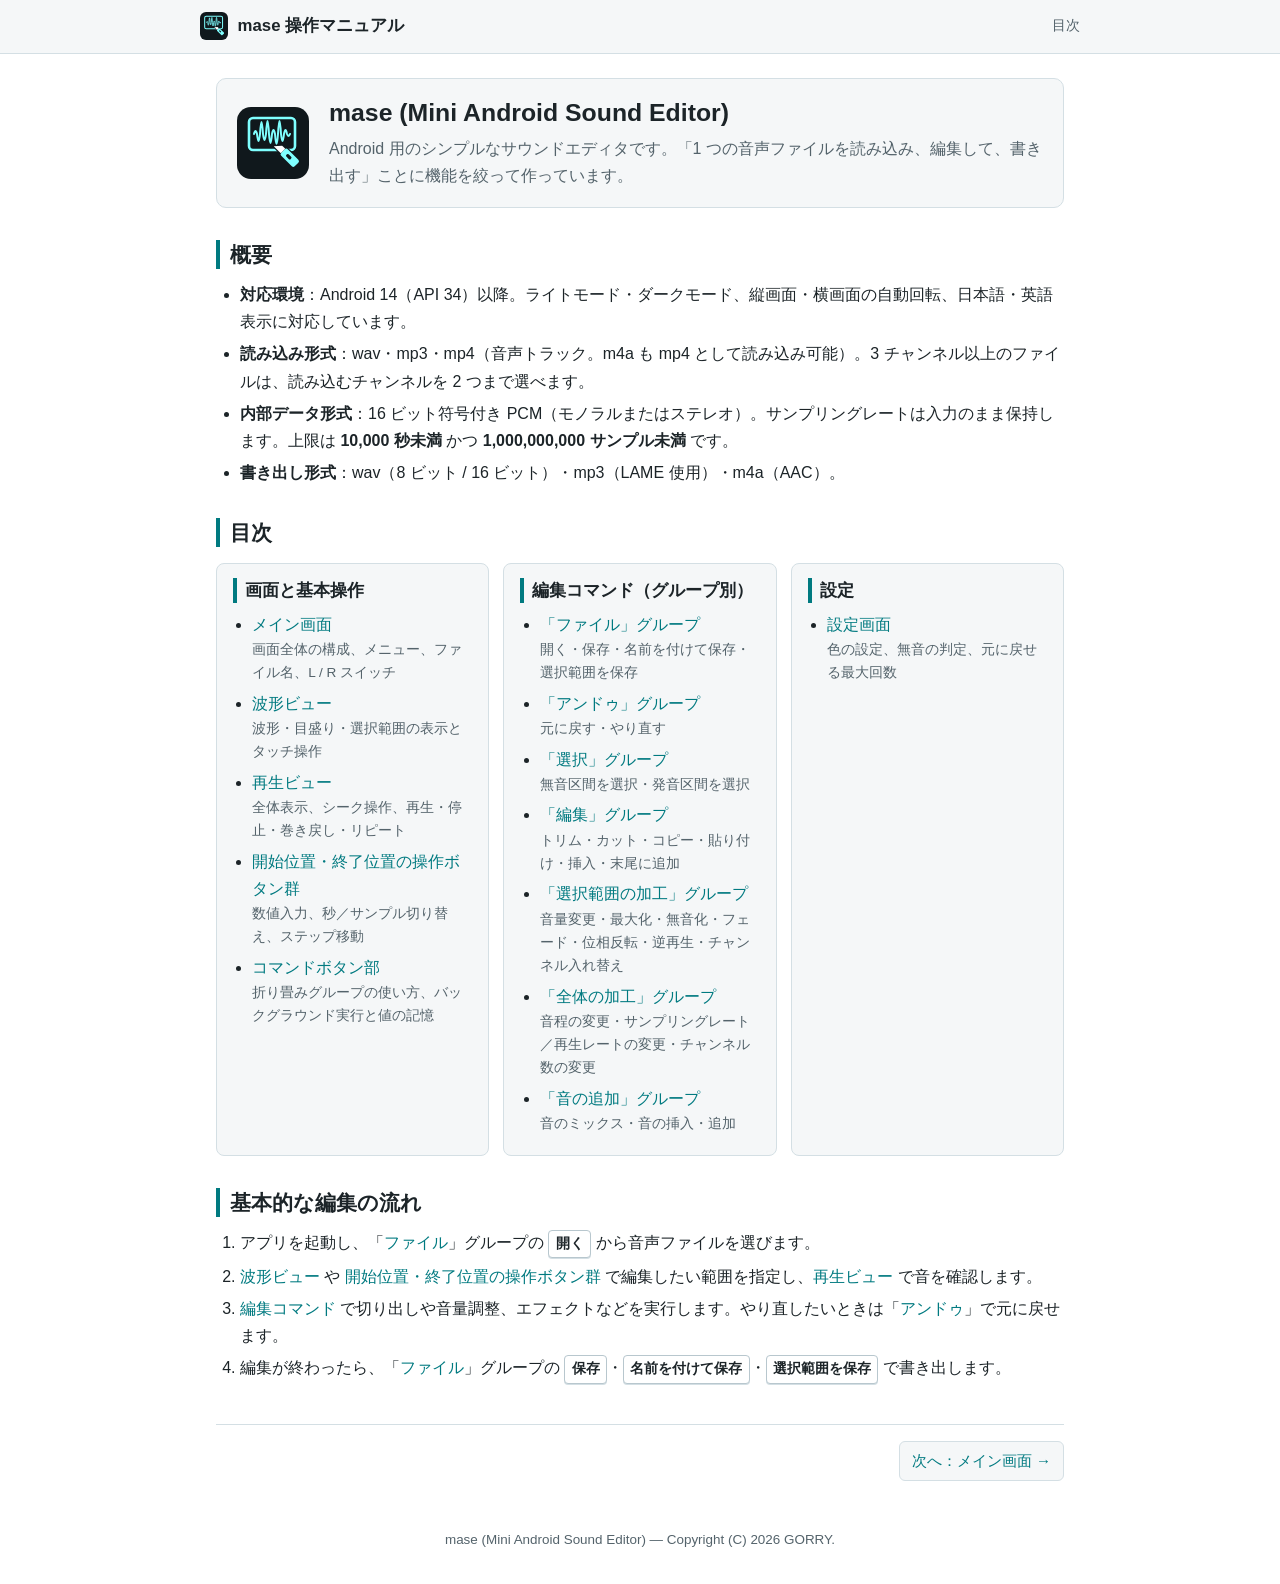
<file: help/index.html>
<!DOCTYPE html>
<html lang="ja">
<head>
  <meta charset="UTF-8">
  <meta name="viewport" content="width=device-width, initial-scale=1.0">
  <title>mase 操作マニュアル</title>
  <link rel="stylesheet" href="style.css">
</head>
<body>
  <header class="site-header">
    <div class="header-inner">
      <a class="site-brand" href="index.html">
        <img src="../pic/mase_icon.svg" alt="mase アイコン">
        <span>mase 操作マニュアル</span>
      </a>
      <span class="breadcrumb">目次</span>
    </div>
  </header>

  <main>
    <section class="hero">
      <img src="../pic/mase_icon.svg" alt="mase アプリアイコン">
      <div class="hero-text">
        <h1>mase (Mini Android Sound Editor)</h1>
        <p>Android 用のシンプルなサウンドエディタです。「1 つの音声ファイルを読み込み、編集して、書き出す」ことに機能を絞って作っています。</p>
      </div>
    </section>

    <h2>概要</h2>
    <ul>
      <li><strong>対応環境</strong>：Android 14（API 34）以降。ライトモード・ダークモード、縦画面・横画面の自動回転、日本語・英語表示に対応しています。</li>
      <li><strong>読み込み形式</strong>：wav・mp3・mp4（音声トラック。m4a も mp4 として読み込み可能）。3 チャンネル以上のファイルは、読み込むチャンネルを 2 つまで選べます。</li>
      <li><strong>内部データ形式</strong>：16 ビット符号付き PCM（モノラルまたはステレオ）。サンプリングレートは入力のまま保持します。上限は <strong>10,000 秒未満</strong> かつ <strong>1,000,000,000 サンプル未満</strong> です。</li>
      <li><strong>書き出し形式</strong>：wav（8 ビット / 16 ビット）・mp3（LAME 使用）・m4a（AAC）。</li>
    </ul>

    <h2>目次</h2>

    <div class="toc-grid">
      <section class="toc-card">
        <h2>画面と基本操作</h2>
        <ul>
          <li>
            <a href="mainscreen.html">メイン画面</a>
            <span class="toc-desc">画面全体の構成、メニュー、ファイル名、L / R スイッチ</span>
          </li>
          <li>
            <a href="view_wave.html">波形ビュー</a>
            <span class="toc-desc">波形・目盛り・選択範囲の表示とタッチ操作</span>
          </li>
          <li>
            <a href="view_play.html">再生ビュー</a>
            <span class="toc-desc">全体表示、シーク操作、再生・停止・巻き戻し・リピート</span>
          </li>
          <li>
            <a href="view_startend.html">開始位置・終了位置の操作ボタン群</a>
            <span class="toc-desc">数値入力、秒／サンプル切り替え、ステップ移動</span>
          </li>
          <li>
            <a href="view_cmdbutton.html">コマンドボタン部</a>
            <span class="toc-desc">折り畳みグループの使い方、バックグラウンド実行と値の記憶</span>
          </li>
        </ul>
      </section>

      <section class="toc-card">
        <h2>編集コマンド（グループ別）</h2>
        <ul>
          <li>
            <a href="group_file.html">「ファイル」グループ</a>
            <span class="toc-desc">開く・保存・名前を付けて保存・選択範囲を保存</span>
          </li>
          <li>
            <a href="group_undo.html">「アンドゥ」グループ</a>
            <span class="toc-desc">元に戻す・やり直す</span>
          </li>
          <li>
            <a href="group_select.html">「選択」グループ</a>
            <span class="toc-desc">無音区間を選択・発音区間を選択</span>
          </li>
          <li>
            <a href="group_edit.html">「編集」グループ</a>
            <span class="toc-desc">トリム・カット・コピー・貼り付け・挿入・末尾に追加</span>
          </li>
          <li>
            <a href="group_process_selection.html">「選択範囲の加工」グループ</a>
            <span class="toc-desc">音量変更・最大化・無音化・フェード・位相反転・逆再生・チャンネル入れ替え</span>
          </li>
          <li>
            <a href="group_process_all.html">「全体の加工」グループ</a>
            <span class="toc-desc">音程の変更・サンプリングレート／再生レートの変更・チャンネル数の変更</span>
          </li>
          <li>
            <a href="group_add_sound.html">「音の追加」グループ</a>
            <span class="toc-desc">音のミックス・音の挿入・追加</span>
          </li>
        </ul>
      </section>

      <section class="toc-card">
        <h2>設定</h2>
        <ul>
          <li>
            <a href="setting.html">設定画面</a>
            <span class="toc-desc">色の設定、無音の判定、元に戻せる最大回数</span>
          </li>
        </ul>
      </section>
    </div>

    <h2>基本的な編集の流れ</h2>
    <ol>
      <li>アプリを起動し、「<a href="group_file.html">ファイル</a>」グループの <kbd>開く</kbd> から音声ファイルを選びます。</li>
      <li><a href="view_wave.html">波形ビュー</a> や <a href="view_startend.html">開始位置・終了位置の操作ボタン群</a> で編集したい範囲を指定し、<a href="view_play.html">再生ビュー</a> で音を確認します。</li>
      <li><a href="view_cmdbutton.html">編集コマンド</a> で切り出しや音量調整、エフェクトなどを実行します。やり直したいときは「<a href="group_undo.html">アンドゥ</a>」で元に戻せます。</li>
      <li>編集が終わったら、「<a href="group_file.html">ファイル</a>」グループの <kbd>保存</kbd>・<kbd>名前を付けて保存</kbd>・<kbd>選択範囲を保存</kbd> で書き出します。</li>
    </ol>

    <nav class="page-nav" aria-label="ページ移動">
      <span></span>
      <a href="mainscreen.html">次へ：メイン画面 &rarr;</a>
    </nav>
  </main>

  <footer class="site-footer">
    mase (Mini Android Sound Editor) &mdash; Copyright (C) 2026 GORRY.
  </footer>
</body>
</html>
</file>
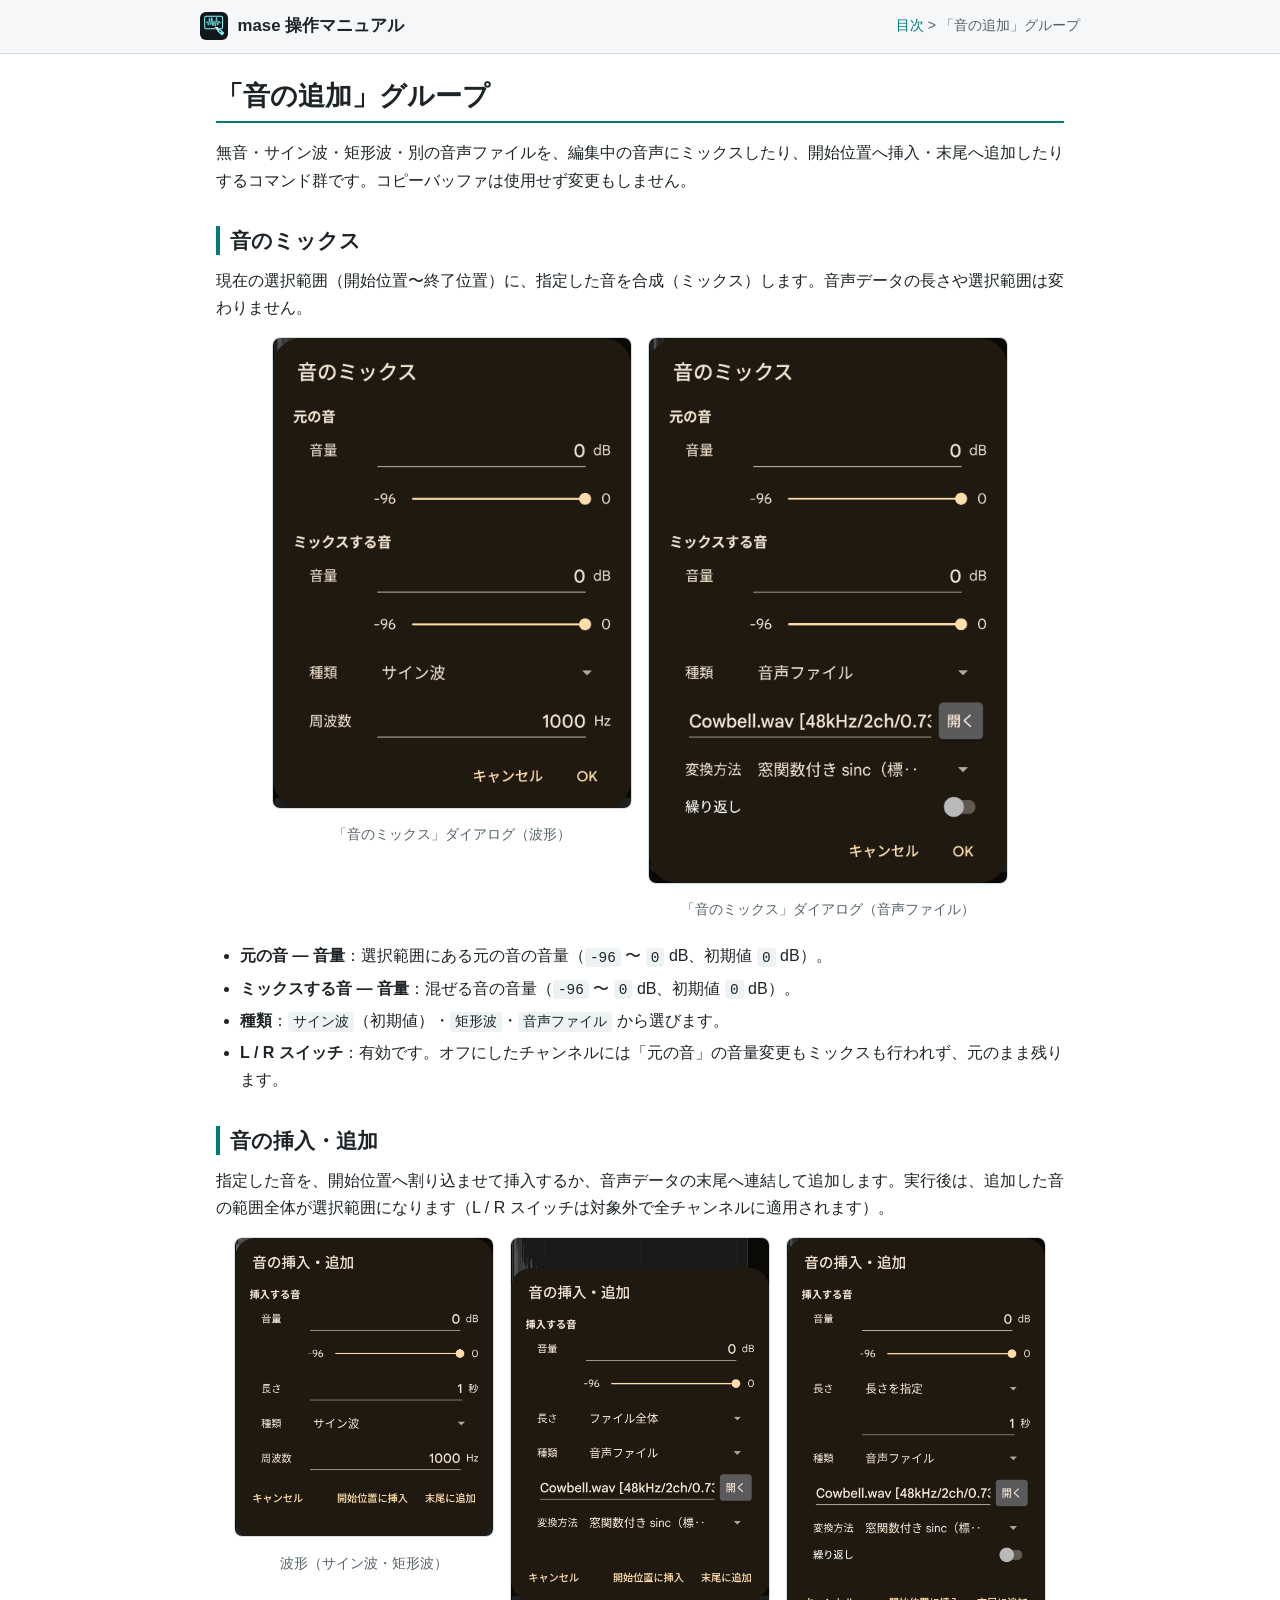
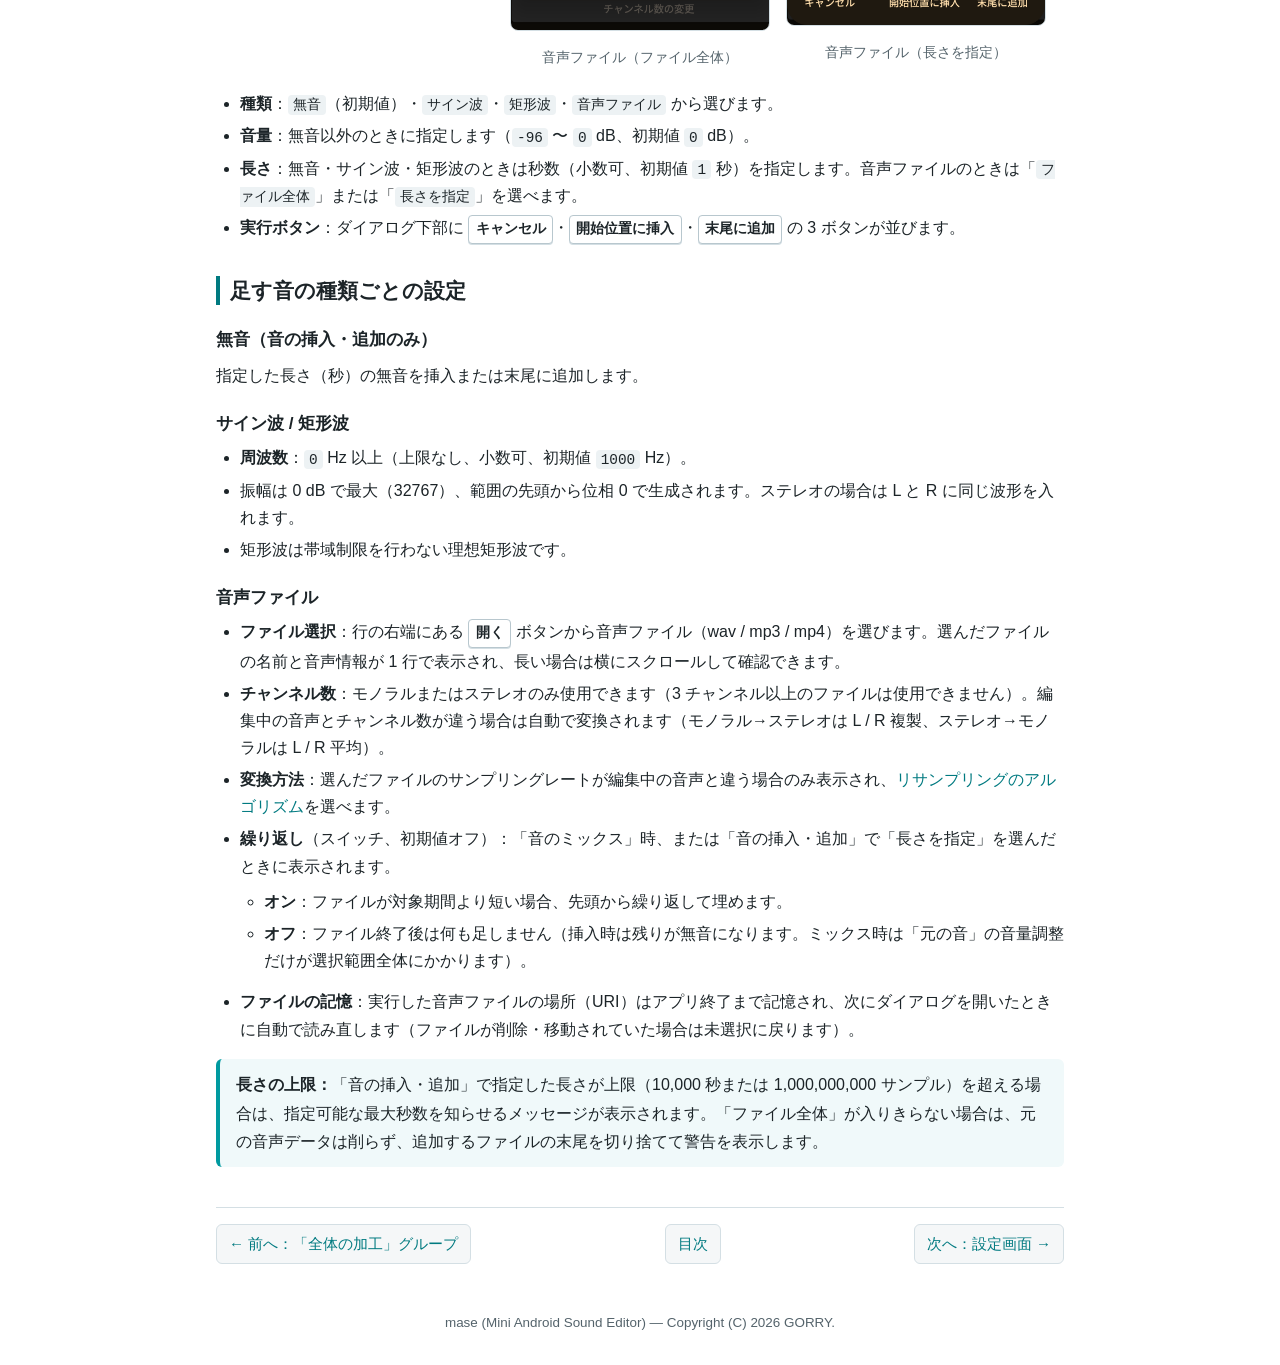
<file: help/group_add_sound.html>
<!DOCTYPE html>
<html lang="ja">
<head>
  <meta charset="UTF-8">
  <meta name="viewport" content="width=device-width, initial-scale=1.0">
  <title>「音の追加」グループ - mase 操作マニュアル</title>
  <link rel="stylesheet" href="style.css">
</head>
<body>
  <header class="site-header">
    <div class="header-inner">
      <a class="site-brand" href="index.html">
        <img src="../pic/mase_icon.svg" alt="mase アイコン">
        <span>mase 操作マニュアル</span>
      </a>
      <span class="breadcrumb"><a href="index.html">目次</a> &gt; 「音の追加」グループ</span>
    </div>
  </header>

  <main>
    <h1>「音の追加」グループ</h1>
    <p>無音・サイン波・矩形波・別の音声ファイルを、編集中の音声にミックスしたり、開始位置へ挿入・末尾へ追加したりするコマンド群です。コピーバッファは使用せず変更もしません。</p>

    <h2>音のミックス</h2>
    <p>現在の選択範囲（開始位置〜終了位置）に、指定した音を合成（ミックス）します。音声データの長さや選択範囲は変わりません。</p>
    <div class="figure-row">
      <figure class="figure">
        <img src="../pic/cmd_mix_sound.png" alt="「音のミックス」ダイアログ（波形）">
        <figcaption>「音のミックス」ダイアログ（波形）</figcaption>
      </figure>
      <figure class="figure">
        <img src="../pic/cmd_mix_sound_audiofile.png" alt="「音のミックス」ダイアログ（音声ファイル）">
        <figcaption>「音のミックス」ダイアログ（音声ファイル）</figcaption>
      </figure>
    </div>
    <ul>
      <li><strong>元の音 — 音量</strong>：選択範囲にある元の音の音量（<code>-96</code> 〜 <code>0</code> dB、初期値 <code>0</code> dB）。</li>
      <li><strong>ミックスする音 — 音量</strong>：混ぜる音の音量（<code>-96</code> 〜 <code>0</code> dB、初期値 <code>0</code> dB）。</li>
      <li><strong>種類</strong>：<code>サイン波</code>（初期値）・<code>矩形波</code>・<code>音声ファイル</code> から選びます。</li>
      <li><strong>L / R スイッチ</strong>：有効です。オフにしたチャンネルには「元の音」の音量変更もミックスも行われず、元のまま残ります。</li>
    </ul>

    <h2>音の挿入・追加</h2>
    <p>指定した音を、開始位置へ割り込ませて挿入するか、音声データの末尾へ連結して追加します。実行後は、追加した音の範囲全体が選択範囲になります（L / R スイッチは対象外で全チャンネルに適用されます）。</p>
    <div class="figure-row cols-3">
      <figure class="figure">
        <img src="../pic/cmd_insert_sound.png" alt="「音の挿入・追加」ダイアログ（波形）">
        <figcaption>波形（サイン波・矩形波）</figcaption>
      </figure>
      <figure class="figure">
        <img src="../pic/cmd_insert_sound_audiofile_entire.png" alt="「音の挿入・追加」ダイアログ（音声ファイル・ファイル全体）">
        <figcaption>音声ファイル（ファイル全体）</figcaption>
      </figure>
      <figure class="figure">
        <img src="../pic/cmd_insert_sound_audiofile.png" alt="「音の挿入・追加」ダイアログ（音声ファイル・長さを指定）">
        <figcaption>音声ファイル（長さを指定）</figcaption>
      </figure>
    </div>
    <ul>
      <li><strong>種類</strong>：<code>無音</code>（初期値）・<code>サイン波</code>・<code>矩形波</code>・<code>音声ファイル</code> から選びます。</li>
      <li><strong>音量</strong>：無音以外のときに指定します（<code>-96</code> 〜 <code>0</code> dB、初期値 <code>0</code> dB）。</li>
      <li><strong>長さ</strong>：無音・サイン波・矩形波のときは秒数（小数可、初期値 <code>1</code> 秒）を指定します。音声ファイルのときは「<code>ファイル全体</code>」または「<code>長さを指定</code>」を選べます。</li>
      <li><strong>実行ボタン</strong>：ダイアログ下部に <kbd>キャンセル</kbd>・<kbd>開始位置に挿入</kbd>・<kbd>末尾に追加</kbd> の 3 ボタンが並びます。</li>
    </ul>

    <h2>足す音の種類ごとの設定</h2>

    <h3>無音（音の挿入・追加のみ）</h3>
    <p>指定した長さ（秒）の無音を挿入または末尾に追加します。</p>

    <h3>サイン波 / 矩形波</h3>
    <ul>
      <li><strong>周波数</strong>：<code>0</code> Hz 以上（上限なし、小数可、初期値 <code>1000</code> Hz）。</li>
      <li>振幅は 0 dB で最大（32767）、範囲の先頭から位相 0 で生成されます。ステレオの場合は L と R に同じ波形を入れます。</li>
      <li>矩形波は帯域制限を行わない理想矩形波です。</li>
    </ul>

    <h3 id="audio-file">音声ファイル</h3>
    <ul>
      <li><strong>ファイル選択</strong>：行の右端にある <kbd>開く</kbd> ボタンから音声ファイル（wav / mp3 / mp4）を選びます。選んだファイルの名前と音声情報が 1 行で表示され、長い場合は横にスクロールして確認できます。</li>
      <li><strong>チャンネル数</strong>：モノラルまたはステレオのみ使用できます（3 チャンネル以上のファイルは使用できません）。編集中の音声とチャンネル数が違う場合は自動で変換されます（モノラル→ステレオは L / R 複製、ステレオ→モノラルは L / R 平均）。</li>
      <li><strong>変換方法</strong>：選んだファイルのサンプリングレートが編集中の音声と違う場合のみ表示され、<a href="group_process_all.html#algorithm">リサンプリングのアルゴリズム</a>を選べます。</li>
      <li><strong>繰り返し</strong>（スイッチ、初期値オフ）：「音のミックス」時、または「音の挿入・追加」で「長さを指定」を選んだときに表示されます。
        <ul>
          <li><strong>オン</strong>：ファイルが対象期間より短い場合、先頭から繰り返して埋めます。</li>
          <li><strong>オフ</strong>：ファイル終了後は何も足しません（挿入時は残りが無音になります。ミックス時は「元の音」の音量調整だけが選択範囲全体にかかります）。</li>
        </ul>
      </li>
      <li><strong>ファイルの記憶</strong>：実行した音声ファイルの場所（URI）はアプリ終了まで記憶され、次にダイアログを開いたときに自動で読み直します（ファイルが削除・移動されていた場合は未選択に戻ります）。</li>
    </ul>

    <div class="note">
      <strong>長さの上限：</strong>「音の挿入・追加」で指定した長さが上限（10,000 秒または 1,000,000,000 サンプル）を超える場合は、指定可能な最大秒数を知らせるメッセージが表示されます。「ファイル全体」が入りきらない場合は、元の音声データは削らず、追加するファイルの末尾を切り捨てて警告を表示します。
    </div>

    <nav class="page-nav" aria-label="ページ移動">
      <a href="group_process_all.html">&larr; 前へ：「全体の加工」グループ</a>
      <a href="index.html">目次</a>
      <a href="setting.html">次へ：設定画面 &rarr;</a>
    </nav>
  </main>

  <footer class="site-footer">
    mase (Mini Android Sound Editor) &mdash; Copyright (C) 2026 GORRY.
  </footer>
</body>
</html>
</file>
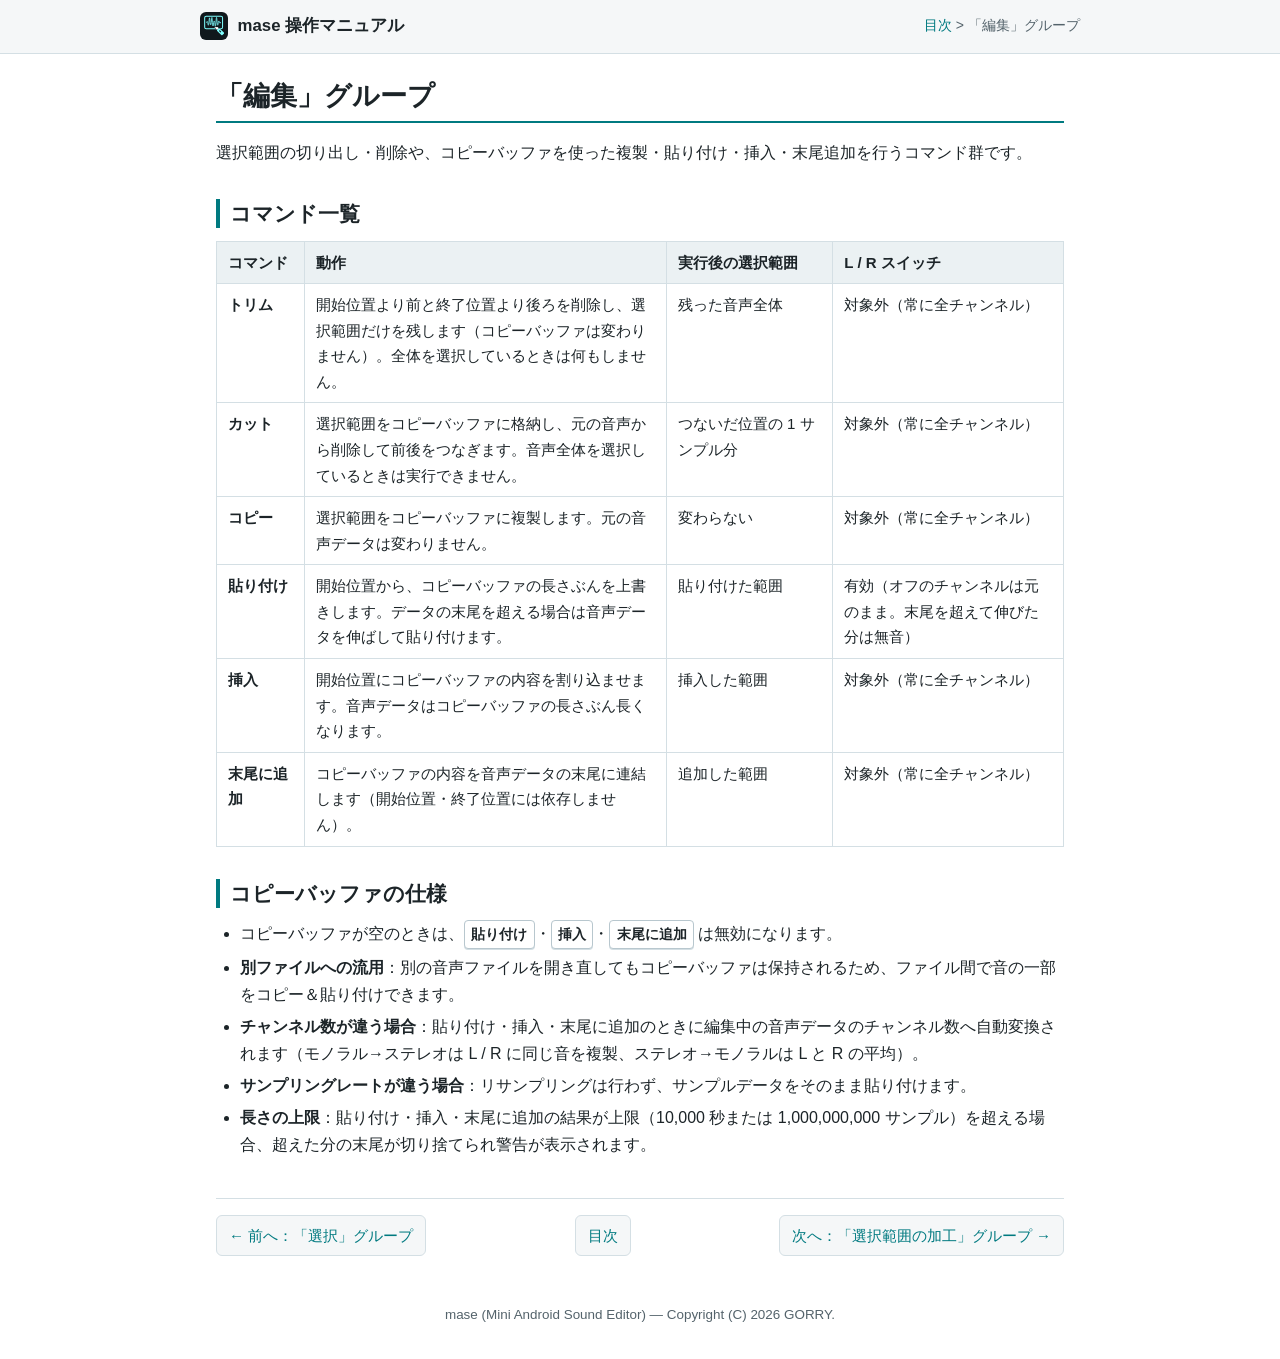
<file: help/group_edit.html>
<!DOCTYPE html>
<html lang="ja">
<head>
  <meta charset="UTF-8">
  <meta name="viewport" content="width=device-width, initial-scale=1.0">
  <title>「編集」グループ - mase 操作マニュアル</title>
  <link rel="stylesheet" href="style.css">
</head>
<body>
  <header class="site-header">
    <div class="header-inner">
      <a class="site-brand" href="index.html">
        <img src="../pic/mase_icon.svg" alt="mase アイコン">
        <span>mase 操作マニュアル</span>
      </a>
      <span class="breadcrumb"><a href="index.html">目次</a> &gt; 「編集」グループ</span>
    </div>
  </header>

  <main>
    <h1>「編集」グループ</h1>
    <p>選択範囲の切り出し・削除や、コピーバッファを使った複製・貼り付け・挿入・末尾追加を行うコマンド群です。</p>

    <h2>コマンド一覧</h2>

    <div class="table-wrap">
      <table>
        <thead>
          <tr>
            <th>コマンド</th>
            <th>動作</th>
            <th>実行後の選択範囲</th>
            <th>L / R スイッチ</th>
          </tr>
        </thead>
        <tbody>
          <tr>
            <td><strong>トリム</strong></td>
            <td>開始位置より前と終了位置より後ろを削除し、選択範囲だけを残します（コピーバッファは変わりません）。全体を選択しているときは何もしません。</td>
            <td>残った音声全体</td>
            <td>対象外（常に全チャンネル）</td>
          </tr>
          <tr>
            <td><strong>カット</strong></td>
            <td>選択範囲をコピーバッファに格納し、元の音声から削除して前後をつなぎます。音声全体を選択しているときは実行できません。</td>
            <td>つないだ位置の 1 サンプル分</td>
            <td>対象外（常に全チャンネル）</td>
          </tr>
          <tr>
            <td><strong>コピー</strong></td>
            <td>選択範囲をコピーバッファに複製します。元の音声データは変わりません。</td>
            <td>変わらない</td>
            <td>対象外（常に全チャンネル）</td>
          </tr>
          <tr>
            <td><strong>貼り付け</strong></td>
            <td>開始位置から、コピーバッファの長さぶんを上書きします。データの末尾を超える場合は音声データを伸ばして貼り付けます。</td>
            <td>貼り付けた範囲</td>
            <td>有効（オフのチャンネルは元のまま。末尾を超えて伸びた分は無音）</td>
          </tr>
          <tr>
            <td><strong>挿入</strong></td>
            <td>開始位置にコピーバッファの内容を割り込ませます。音声データはコピーバッファの長さぶん長くなります。</td>
            <td>挿入した範囲</td>
            <td>対象外（常に全チャンネル）</td>
          </tr>
          <tr>
            <td><strong>末尾に追加</strong></td>
            <td>コピーバッファの内容を音声データの末尾に連結します（開始位置・終了位置には依存しません）。</td>
            <td>追加した範囲</td>
            <td>対象外（常に全チャンネル）</td>
          </tr>
        </tbody>
      </table>
    </div>

    <h2>コピーバッファの仕様</h2>
    <ul>
      <li>コピーバッファが空のときは、<kbd>貼り付け</kbd>・<kbd>挿入</kbd>・<kbd>末尾に追加</kbd> は無効になります。</li>
      <li><strong>別ファイルへの流用</strong>：別の音声ファイルを開き直してもコピーバッファは保持されるため、ファイル間で音の一部をコピー＆貼り付けできます。</li>
      <li><strong>チャンネル数が違う場合</strong>：貼り付け・挿入・末尾に追加のときに編集中の音声データのチャンネル数へ自動変換されます（モノラル→ステレオは L / R に同じ音を複製、ステレオ→モノラルは L と R の平均）。</li>
      <li><strong>サンプリングレートが違う場合</strong>：リサンプリングは行わず、サンプルデータをそのまま貼り付けます。</li>
      <li><strong>長さの上限</strong>：貼り付け・挿入・末尾に追加の結果が上限（10,000 秒または 1,000,000,000 サンプル）を超える場合、超えた分の末尾が切り捨てられ警告が表示されます。</li>
    </ul>

    <nav class="page-nav" aria-label="ページ移動">
      <a href="group_select.html">&larr; 前へ：「選択」グループ</a>
      <a href="index.html">目次</a>
      <a href="group_process_selection.html">次へ：「選択範囲の加工」グループ &rarr;</a>
    </nav>
  </main>

  <footer class="site-footer">
    mase (Mini Android Sound Editor) &mdash; Copyright (C) 2026 GORRY.
  </footer>
</body>
</html>
</file>
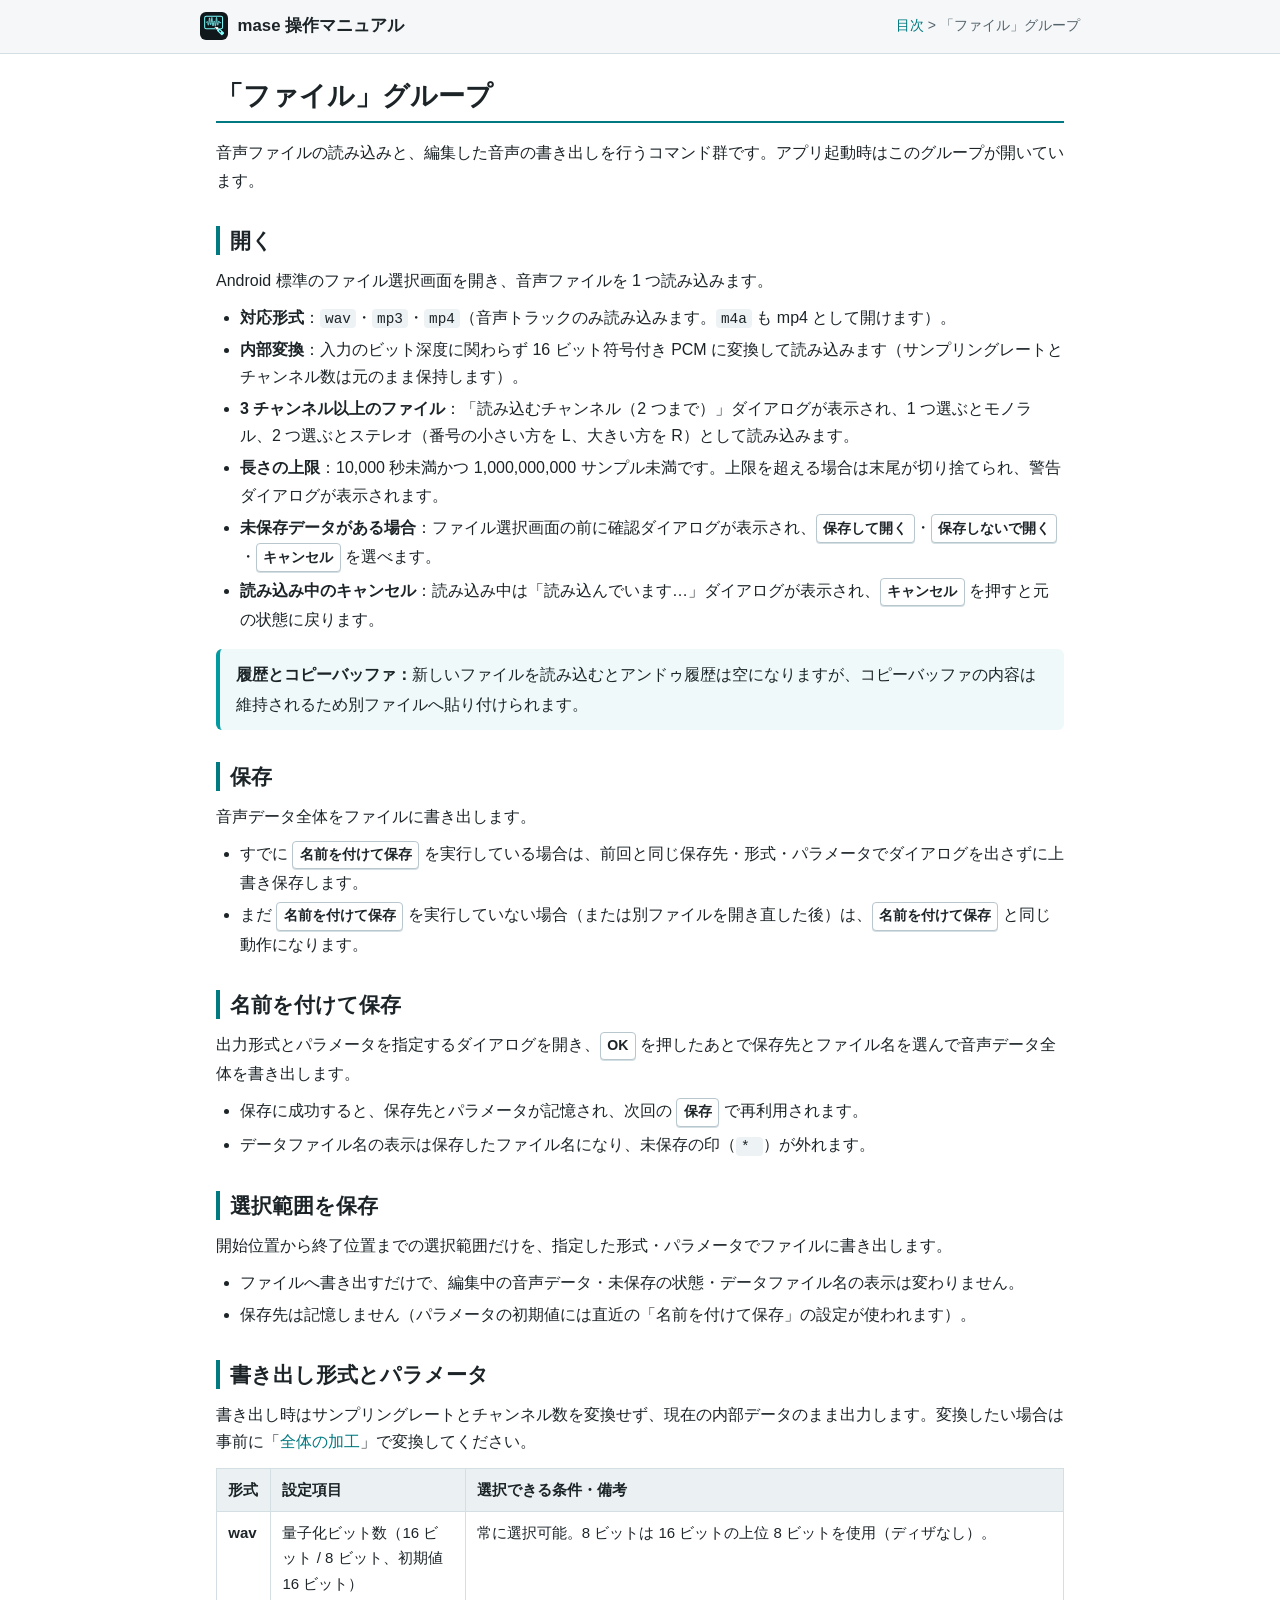
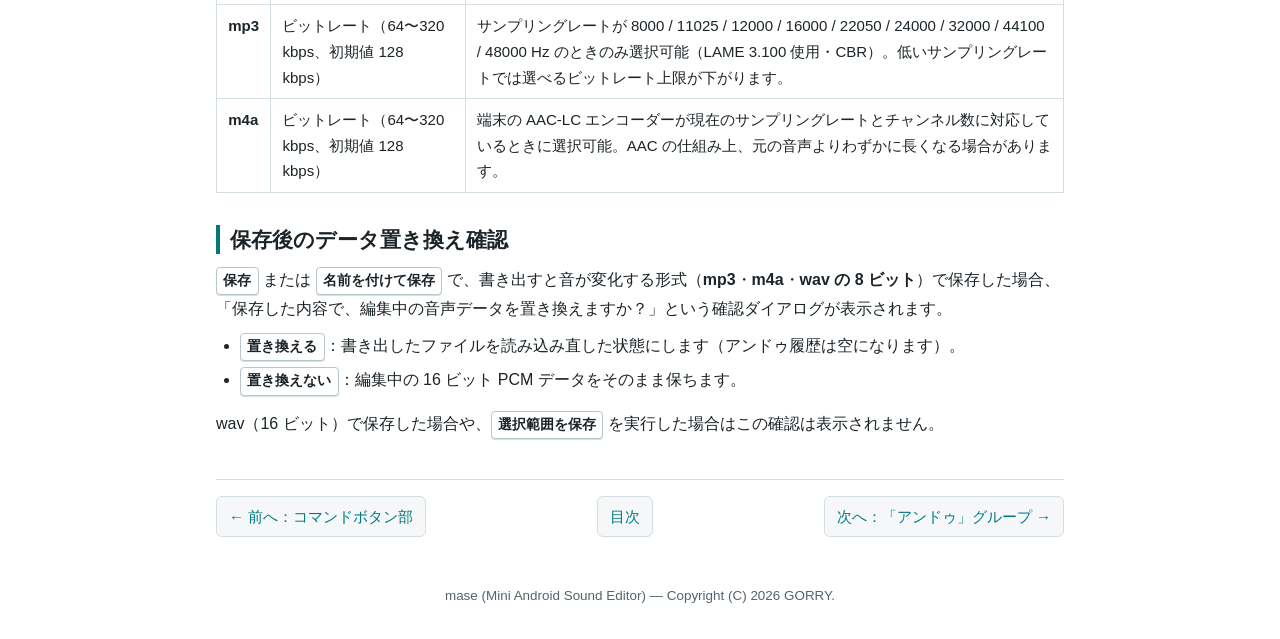
<file: help/group_file.html>
<!DOCTYPE html>
<html lang="ja">
<head>
  <meta charset="UTF-8">
  <meta name="viewport" content="width=device-width, initial-scale=1.0">
  <title>「ファイル」グループ - mase 操作マニュアル</title>
  <link rel="stylesheet" href="style.css">
</head>
<body>
  <header class="site-header">
    <div class="header-inner">
      <a class="site-brand" href="index.html">
        <img src="../pic/mase_icon.svg" alt="mase アイコン">
        <span>mase 操作マニュアル</span>
      </a>
      <span class="breadcrumb"><a href="index.html">目次</a> &gt; 「ファイル」グループ</span>
    </div>
  </header>

  <main>
    <h1>「ファイル」グループ</h1>
    <p>音声ファイルの読み込みと、編集した音声の書き出しを行うコマンド群です。アプリ起動時はこのグループが開いています。</p>

    <h2>開く</h2>
    <p>Android 標準のファイル選択画面を開き、音声ファイルを 1 つ読み込みます。</p>
    <ul>
      <li><strong>対応形式</strong>：<code>wav</code>・<code>mp3</code>・<code>mp4</code>（音声トラックのみ読み込みます。<code>m4a</code> も mp4 として開けます）。</li>
      <li><strong>内部変換</strong>：入力のビット深度に関わらず 16 ビット符号付き PCM に変換して読み込みます（サンプリングレートとチャンネル数は元のまま保持します）。</li>
      <li><strong>3 チャンネル以上のファイル</strong>：「読み込むチャンネル（2 つまで）」ダイアログが表示され、1 つ選ぶとモノラル、2 つ選ぶとステレオ（番号の小さい方を L、大きい方を R）として読み込みます。</li>
      <li><strong>長さの上限</strong>：10,000 秒未満かつ 1,000,000,000 サンプル未満です。上限を超える場合は末尾が切り捨てられ、警告ダイアログが表示されます。</li>
      <li><strong>未保存データがある場合</strong>：ファイル選択画面の前に確認ダイアログが表示され、<kbd>保存して開く</kbd>・<kbd>保存しないで開く</kbd>・<kbd>キャンセル</kbd> を選べます。</li>
      <li><strong>読み込み中のキャンセル</strong>：読み込み中は「読み込んでいます…」ダイアログが表示され、<kbd>キャンセル</kbd> を押すと元の状態に戻ります。</li>
    </ul>
    <div class="note">
      <strong>履歴とコピーバッファ：</strong>新しいファイルを読み込むとアンドゥ履歴は空になりますが、コピーバッファの内容は維持されるため別ファイルへ貼り付けられます。
    </div>

    <h2>保存</h2>
    <p>音声データ全体をファイルに書き出します。</p>
    <ul>
      <li>すでに <kbd>名前を付けて保存</kbd> を実行している場合は、前回と同じ保存先・形式・パラメータでダイアログを出さずに上書き保存します。</li>
      <li>まだ <kbd>名前を付けて保存</kbd> を実行していない場合（または別ファイルを開き直した後）は、<kbd>名前を付けて保存</kbd> と同じ動作になります。</li>
    </ul>

    <h2>名前を付けて保存</h2>
    <p>出力形式とパラメータを指定するダイアログを開き、<kbd>OK</kbd> を押したあとで保存先とファイル名を選んで音声データ全体を書き出します。</p>
    <ul>
      <li>保存に成功すると、保存先とパラメータが記憶され、次回の <kbd>保存</kbd> で再利用されます。</li>
      <li>データファイル名の表示は保存したファイル名になり、未保存の印（<code>* </code>）が外れます。</li>
    </ul>

    <h2>選択範囲を保存</h2>
    <p>開始位置から終了位置までの選択範囲だけを、指定した形式・パラメータでファイルに書き出します。</p>
    <ul>
      <li>ファイルへ書き出すだけで、編集中の音声データ・未保存の状態・データファイル名の表示は変わりません。</li>
      <li>保存先は記憶しません（パラメータの初期値には直近の「名前を付けて保存」の設定が使われます）。</li>
    </ul>

    <h2>書き出し形式とパラメータ</h2>
    <p>書き出し時はサンプリングレートとチャンネル数を変換せず、現在の内部データのまま出力します。変換したい場合は事前に「<a href="group_process_all.html">全体の加工</a>」で変換してください。</p>

    <div class="table-wrap">
      <table>
        <thead>
          <tr>
            <th>形式</th>
            <th>設定項目</th>
            <th>選択できる条件・備考</th>
          </tr>
        </thead>
        <tbody>
          <tr>
            <td><strong>wav</strong></td>
            <td>量子化ビット数（16 ビット / 8 ビット、初期値 16 ビット）</td>
            <td>常に選択可能。8 ビットは 16 ビットの上位 8 ビットを使用（ディザなし）。</td>
          </tr>
          <tr>
            <td><strong>mp3</strong></td>
            <td>ビットレート（64〜320 kbps、初期値 128 kbps）</td>
            <td>サンプリングレートが 8000 / 11025 / 12000 / 16000 / 22050 / 24000 / 32000 / 44100 / 48000 Hz のときのみ選択可能（LAME 3.100 使用・CBR）。低いサンプリングレートでは選べるビットレート上限が下がります。</td>
          </tr>
          <tr>
            <td><strong>m4a</strong></td>
            <td>ビットレート（64〜320 kbps、初期値 128 kbps）</td>
            <td>端末の AAC-LC エンコーダーが現在のサンプリングレートとチャンネル数に対応しているときに選択可能。AAC の仕組み上、元の音声よりわずかに長くなる場合があります。</td>
          </tr>
        </tbody>
      </table>
    </div>

    <h2>保存後のデータ置き換え確認</h2>
    <p><kbd>保存</kbd> または <kbd>名前を付けて保存</kbd> で、書き出すと音が変化する形式（<strong>mp3</strong>・<strong>m4a</strong>・<strong>wav の 8 ビット</strong>）で保存した場合、「保存した内容で、編集中の音声データを置き換えますか？」という確認ダイアログが表示されます。</p>
    <ul>
      <li><kbd>置き換える</kbd>：書き出したファイルを読み込み直した状態にします（アンドゥ履歴は空になります）。</li>
      <li><kbd>置き換えない</kbd>：編集中の 16 ビット PCM データをそのまま保ちます。</li>
    </ul>
    <p>wav（16 ビット）で保存した場合や、<kbd>選択範囲を保存</kbd> を実行した場合はこの確認は表示されません。</p>

    <nav class="page-nav" aria-label="ページ移動">
      <a href="view_cmdbutton.html">&larr; 前へ：コマンドボタン部</a>
      <a href="index.html">目次</a>
      <a href="group_undo.html">次へ：「アンドゥ」グループ &rarr;</a>
    </nav>
  </main>

  <footer class="site-footer">
    mase (Mini Android Sound Editor) &mdash; Copyright (C) 2026 GORRY.
  </footer>
</body>
</html>
</file>
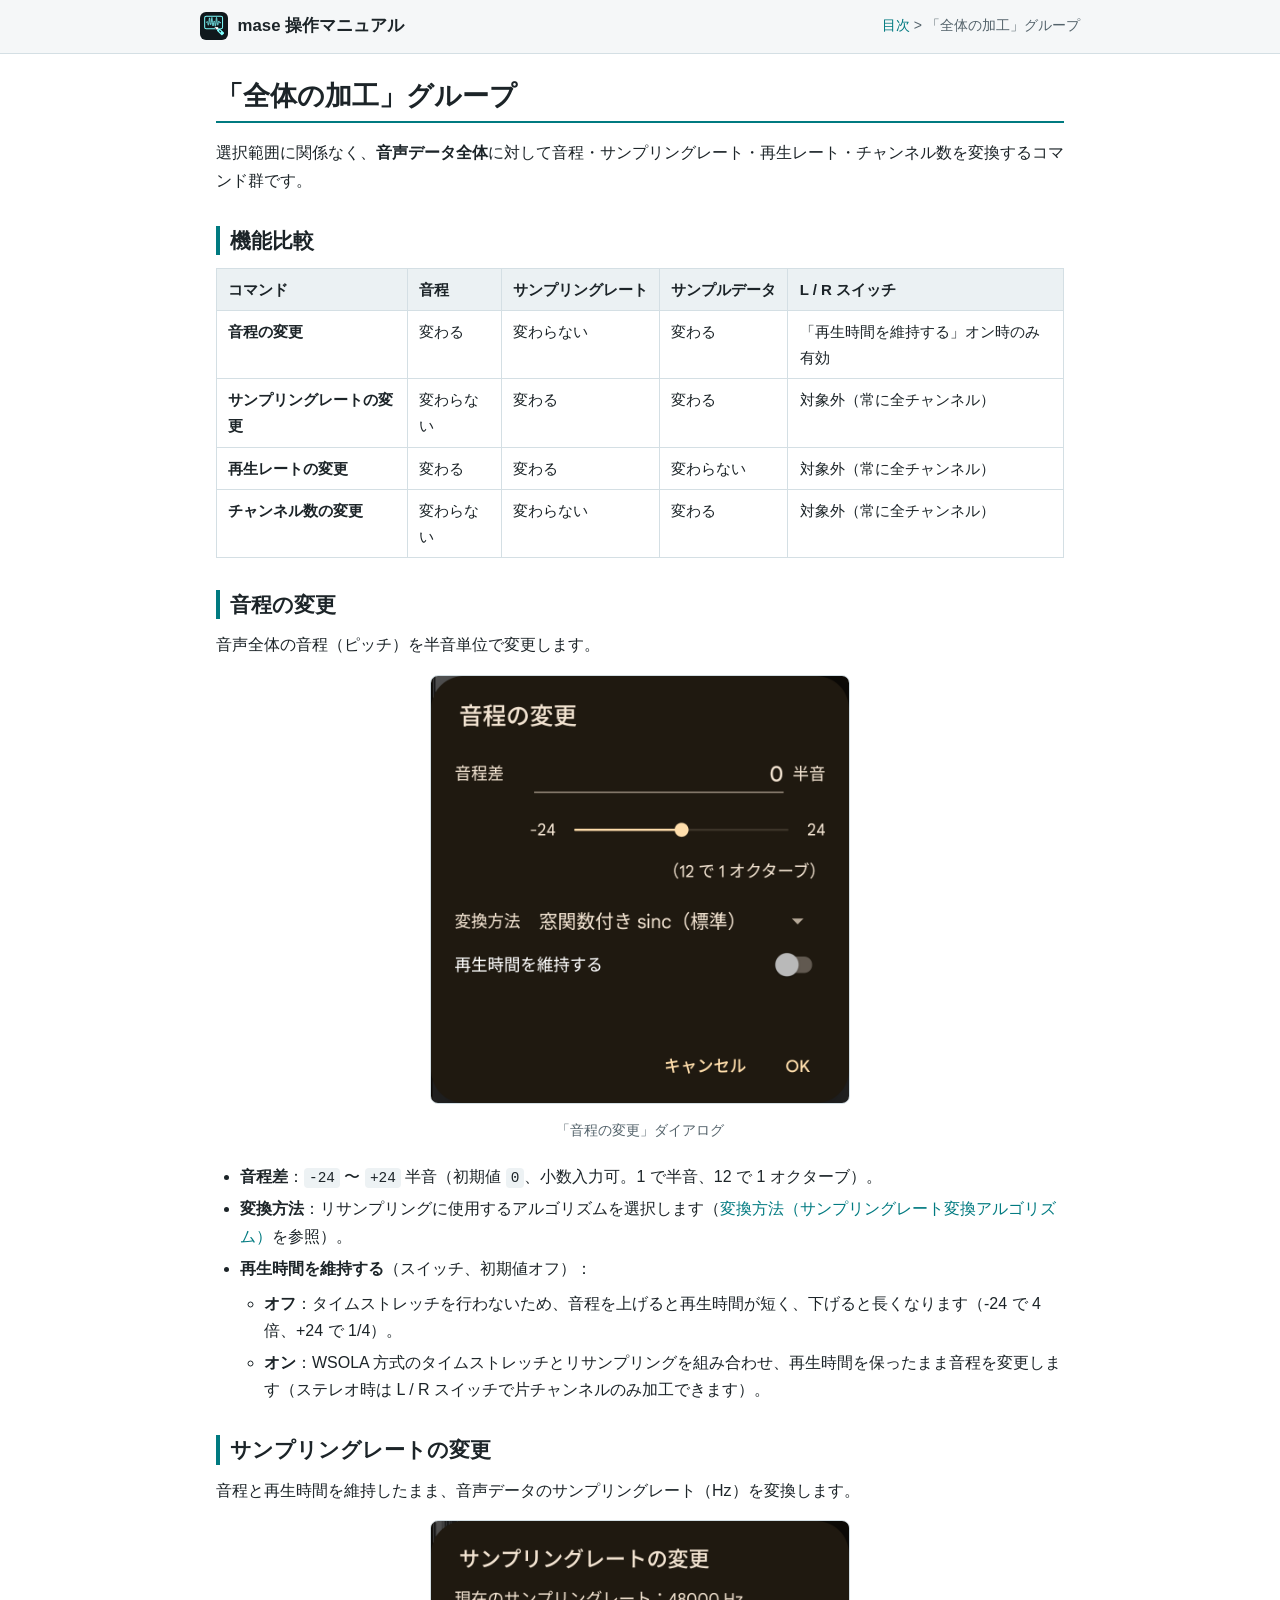
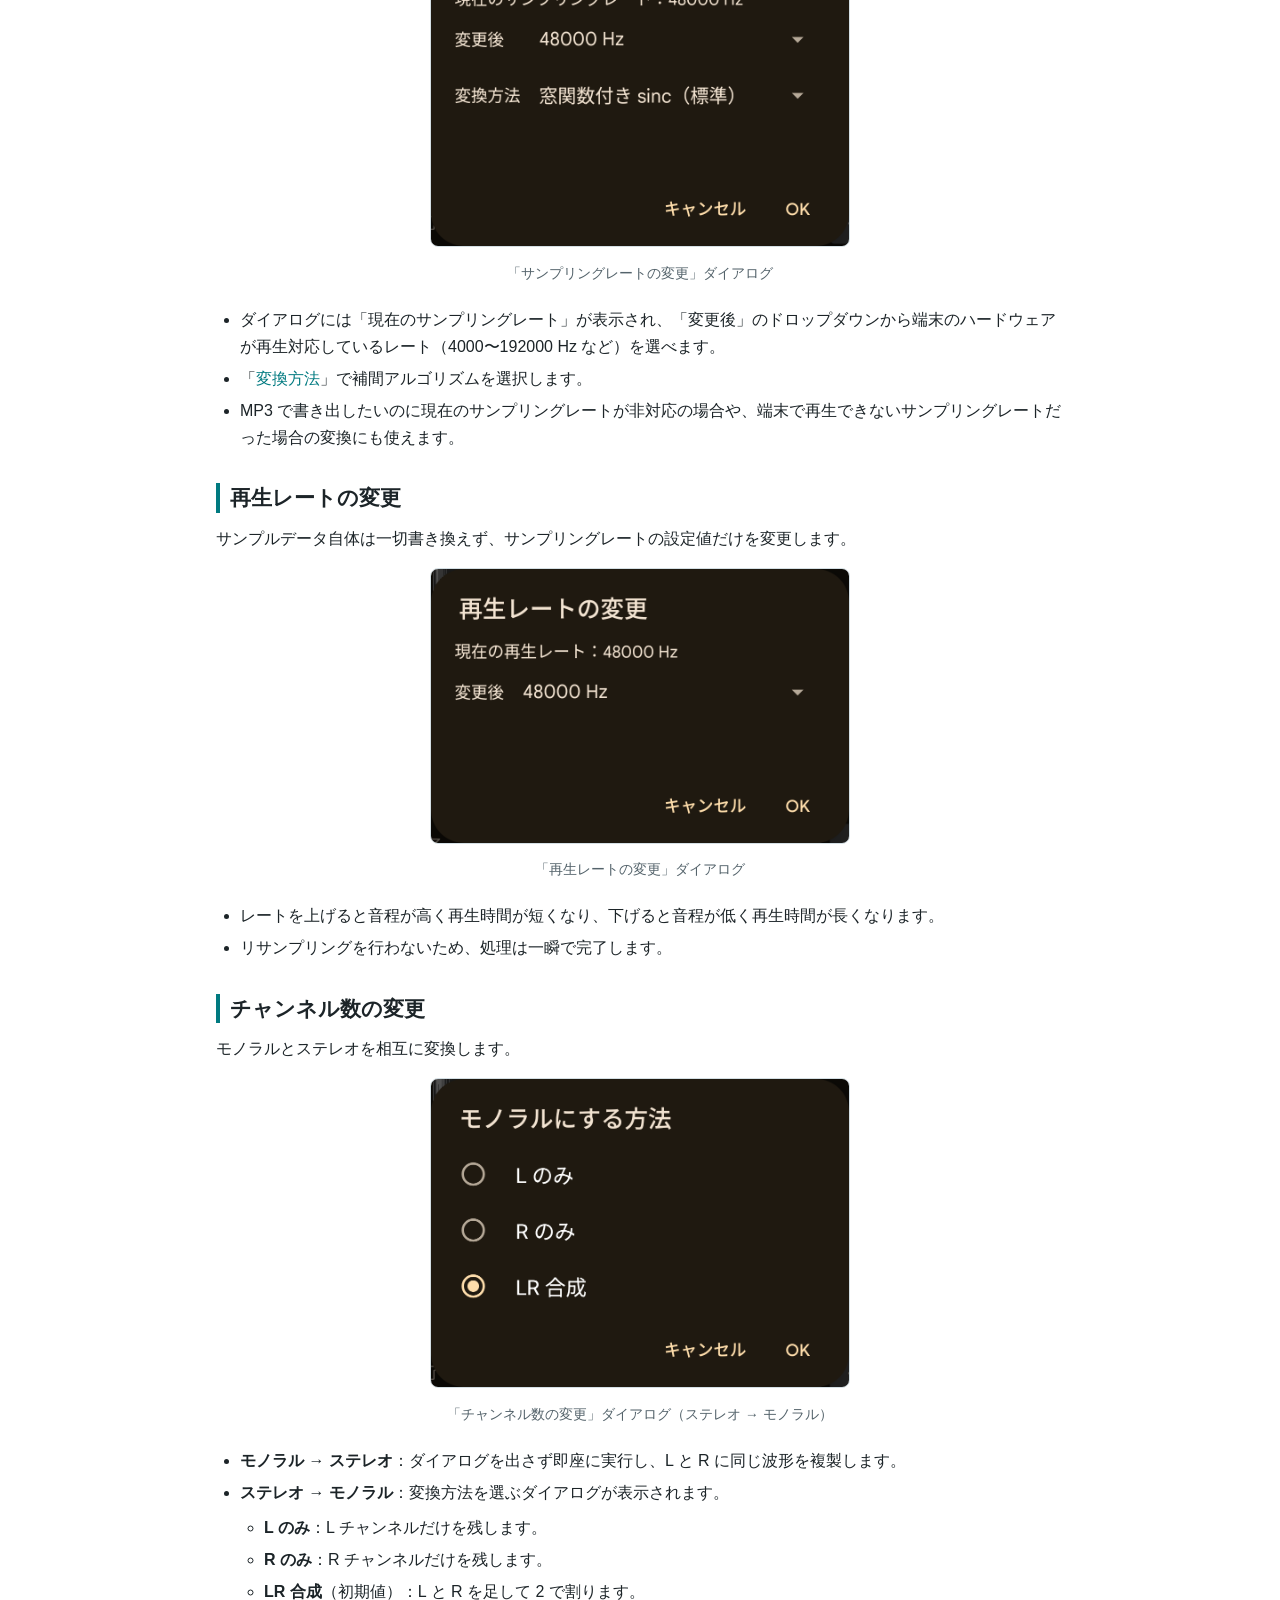
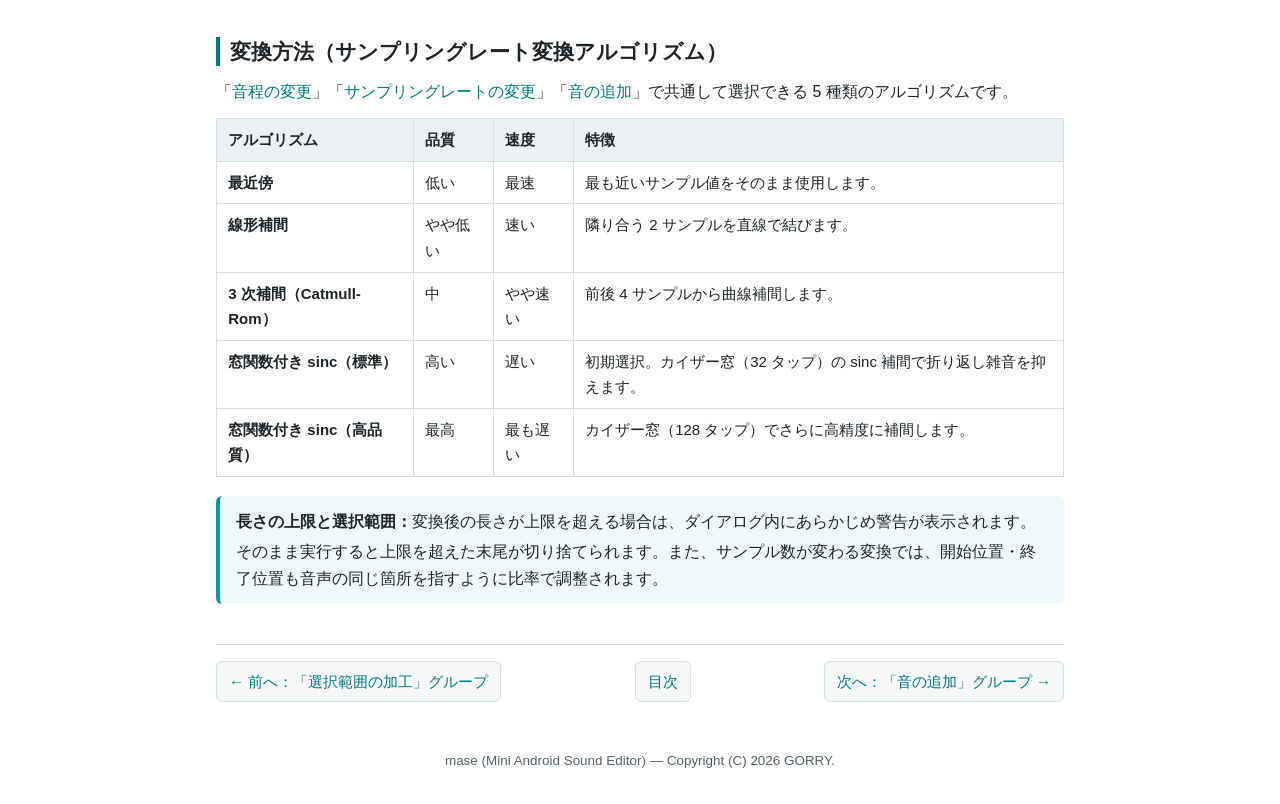
<file: help/group_process_all.html>
<!DOCTYPE html>
<html lang="ja">
<head>
  <meta charset="UTF-8">
  <meta name="viewport" content="width=device-width, initial-scale=1.0">
  <title>「全体の加工」グループ - mase 操作マニュアル</title>
  <link rel="stylesheet" href="style.css">
</head>
<body>
  <header class="site-header">
    <div class="header-inner">
      <a class="site-brand" href="index.html">
        <img src="../pic/mase_icon.svg" alt="mase アイコン">
        <span>mase 操作マニュアル</span>
      </a>
      <span class="breadcrumb"><a href="index.html">目次</a> &gt; 「全体の加工」グループ</span>
    </div>
  </header>

  <main>
    <h1>「全体の加工」グループ</h1>
    <p>選択範囲に関係なく、<strong>音声データ全体</strong>に対して音程・サンプリングレート・再生レート・チャンネル数を変換するコマンド群です。</p>

    <h2>機能比較</h2>
    <div class="table-wrap">
      <table>
        <thead>
          <tr>
            <th>コマンド</th>
            <th>音程</th>
            <th>サンプリングレート</th>
            <th>サンプルデータ</th>
            <th>L / R スイッチ</th>
          </tr>
        </thead>
        <tbody>
          <tr>
            <td><strong>音程の変更</strong></td>
            <td>変わる</td>
            <td>変わらない</td>
            <td>変わる</td>
            <td>「再生時間を維持する」オン時のみ有効</td>
          </tr>
          <tr>
            <td><strong>サンプリングレートの変更</strong></td>
            <td>変わらない</td>
            <td>変わる</td>
            <td>変わる</td>
            <td>対象外（常に全チャンネル）</td>
          </tr>
          <tr>
            <td><strong>再生レートの変更</strong></td>
            <td>変わる</td>
            <td>変わる</td>
            <td>変わらない</td>
            <td>対象外（常に全チャンネル）</td>
          </tr>
          <tr>
            <td><strong>チャンネル数の変更</strong></td>
            <td>変わらない</td>
            <td>変わらない</td>
            <td>変わる</td>
            <td>対象外（常に全チャンネル）</td>
          </tr>
        </tbody>
      </table>
    </div>

    <h2 id="pitch">音程の変更</h2>
    <p>音声全体の音程（ピッチ）を半音単位で変更します。</p>
    <figure class="figure">
      <img src="../pic/cmd_pitch.png" alt="「音程の変更」ダイアログ" style="max-width: min(100%, 420px);">
      <figcaption>「音程の変更」ダイアログ</figcaption>
    </figure>
    <ul>
      <li><strong>音程差</strong>：<code>-24</code> 〜 <code>+24</code> 半音（初期値 <code>0</code>、小数入力可。1 で半音、12 で 1 オクターブ）。</li>
      <li><strong>変換方法</strong>：リサンプリングに使用するアルゴリズムを選択します（<a href="#algorithm">変換方法（サンプリングレート変換アルゴリズム）</a>を参照）。</li>
      <li><strong>再生時間を維持する</strong>（スイッチ、初期値オフ）：
        <ul>
          <li><strong>オフ</strong>：タイムストレッチを行わないため、音程を上げると再生時間が短く、下げると長くなります（-24 で 4 倍、+24 で 1/4）。</li>
          <li><strong>オン</strong>：WSOLA 方式のタイムストレッチとリサンプリングを組み合わせ、再生時間を保ったまま音程を変更します（ステレオ時は L / R スイッチで片チャンネルのみ加工できます）。</li>
        </ul>
      </li>
    </ul>

    <h2 id="resample">サンプリングレートの変更</h2>
    <p>音程と再生時間を維持したまま、音声データのサンプリングレート（Hz）を変換します。</p>
    <figure class="figure">
      <img src="../pic/cmd_resample.png" alt="「サンプリングレートの変更」ダイアログ" style="max-width: min(100%, 420px);">
      <figcaption>「サンプリングレートの変更」ダイアログ</figcaption>
    </figure>
    <ul>
      <li>ダイアログには「現在のサンプリングレート」が表示され、「変更後」のドロップダウンから端末のハードウェアが再生対応しているレート（4000〜192000 Hz など）を選べます。</li>
      <li>「<a href="#algorithm">変換方法</a>」で補間アルゴリズムを選択します。</li>
      <li>MP3 で書き出したいのに現在のサンプリングレートが非対応の場合や、端末で再生できないサンプリングレートだった場合の変換にも使えます。</li>
    </ul>

    <h2>再生レートの変更</h2>
    <p>サンプルデータ自体は一切書き換えず、サンプリングレートの設定値だけを変更します。</p>
    <figure class="figure">
      <img src="../pic/cmd_play_rate.png" alt="「再生レートの変更」ダイアログ" style="max-width: min(100%, 420px);">
      <figcaption>「再生レートの変更」ダイアログ</figcaption>
    </figure>
    <ul>
      <li>レートを上げると音程が高く再生時間が短くなり、下げると音程が低く再生時間が長くなります。</li>
      <li>リサンプリングを行わないため、処理は一瞬で完了します。</li>
    </ul>

    <h2>チャンネル数の変更</h2>
    <p>モノラルとステレオを相互に変換します。</p>
    <figure class="figure">
      <img src="../pic/cmd_channels.png" alt="「チャンネル数の変更」ダイアログ（ステレオからモノラル）" style="max-width: min(100%, 420px);">
      <figcaption>「チャンネル数の変更」ダイアログ（ステレオ → モノラル）</figcaption>
    </figure>
    <ul>
      <li><strong>モノラル → ステレオ</strong>：ダイアログを出さず即座に実行し、L と R に同じ波形を複製します。</li>
      <li><strong>ステレオ → モノラル</strong>：変換方法を選ぶダイアログが表示されます。
        <ul>
          <li><strong>L のみ</strong>：L チャンネルだけを残します。</li>
          <li><strong>R のみ</strong>：R チャンネルだけを残します。</li>
          <li><strong>LR 合成</strong>（初期値）：L と R を足して 2 で割ります。</li>
        </ul>
      </li>
    </ul>

    <h2 id="algorithm">変換方法（サンプリングレート変換アルゴリズム）</h2>
    <p>「<a href="#pitch">音程の変更</a>」「<a href="#resample">サンプリングレートの変更</a>」「<a href="group_add_sound.html#audio-file">音の追加</a>」で共通して選択できる 5 種類のアルゴリズムです。</p>

    <div class="table-wrap">
      <table>
        <thead>
          <tr>
            <th>アルゴリズム</th>
            <th>品質</th>
            <th>速度</th>
            <th>特徴</th>
          </tr>
        </thead>
        <tbody>
          <tr>
            <td><strong>最近傍</strong></td>
            <td>低い</td>
            <td>最速</td>
            <td>最も近いサンプル値をそのまま使用します。</td>
          </tr>
          <tr>
            <td><strong>線形補間</strong></td>
            <td>やや低い</td>
            <td>速い</td>
            <td>隣り合う 2 サンプルを直線で結びます。</td>
          </tr>
          <tr>
            <td><strong>3 次補間（Catmull-Rom）</strong></td>
            <td>中</td>
            <td>やや速い</td>
            <td>前後 4 サンプルから曲線補間します。</td>
          </tr>
          <tr>
            <td><strong>窓関数付き sinc（標準）</strong></td>
            <td>高い</td>
            <td>遅い</td>
            <td>初期選択。カイザー窓（32 タップ）の sinc 補間で折り返し雑音を抑えます。</td>
          </tr>
          <tr>
            <td><strong>窓関数付き sinc（高品質）</strong></td>
            <td>最高</td>
            <td>最も遅い</td>
            <td>カイザー窓（128 タップ）でさらに高精度に補間します。</td>
          </tr>
        </tbody>
      </table>
    </div>

    <div class="note">
      <strong>長さの上限と選択範囲：</strong>変換後の長さが上限を超える場合は、ダイアログ内にあらかじめ警告が表示されます。そのまま実行すると上限を超えた末尾が切り捨てられます。また、サンプル数が変わる変換では、開始位置・終了位置も音声の同じ箇所を指すように比率で調整されます。
    </div>

    <nav class="page-nav" aria-label="ページ移動">
      <a href="group_process_selection.html">&larr; 前へ：「選択範囲の加工」グループ</a>
      <a href="index.html">目次</a>
      <a href="group_add_sound.html">次へ：「音の追加」グループ &rarr;</a>
    </nav>
  </main>

  <footer class="site-footer">
    mase (Mini Android Sound Editor) &mdash; Copyright (C) 2026 GORRY.
  </footer>
</body>
</html>
</file>
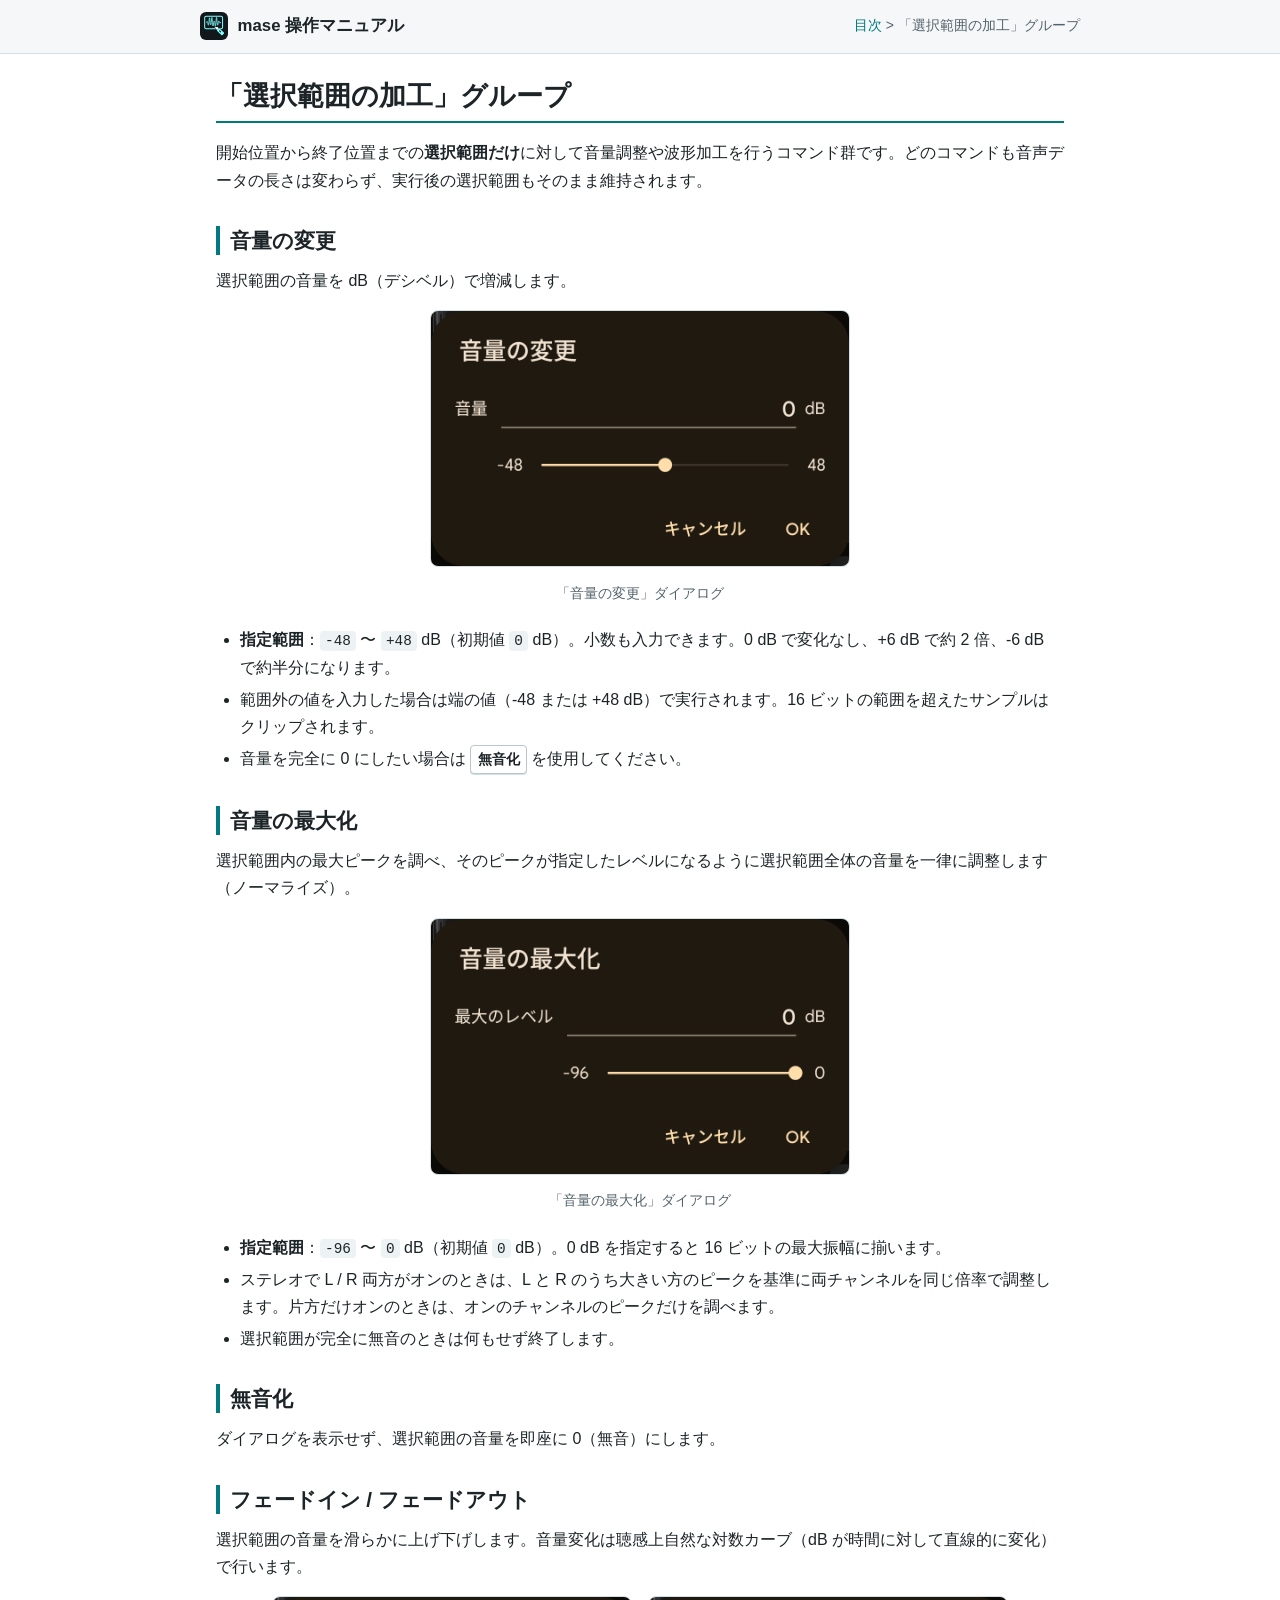
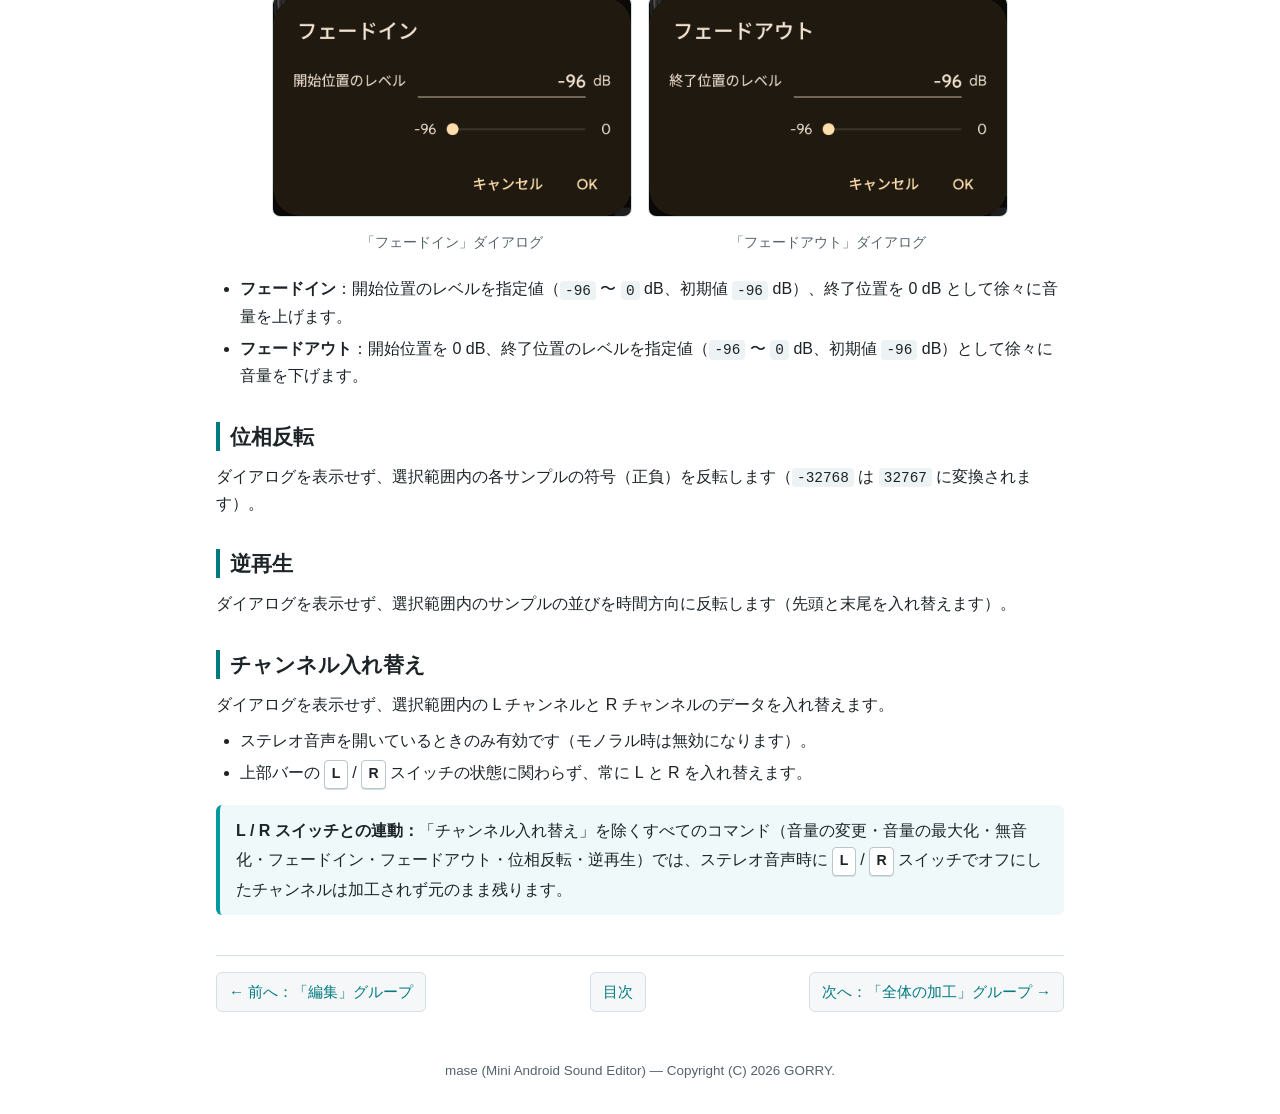
<file: help/group_process_selection.html>
<!DOCTYPE html>
<html lang="ja">
<head>
  <meta charset="UTF-8">
  <meta name="viewport" content="width=device-width, initial-scale=1.0">
  <title>「選択範囲の加工」グループ - mase 操作マニュアル</title>
  <link rel="stylesheet" href="style.css">
</head>
<body>
  <header class="site-header">
    <div class="header-inner">
      <a class="site-brand" href="index.html">
        <img src="../pic/mase_icon.svg" alt="mase アイコン">
        <span>mase 操作マニュアル</span>
      </a>
      <span class="breadcrumb"><a href="index.html">目次</a> &gt; 「選択範囲の加工」グループ</span>
    </div>
  </header>

  <main>
    <h1>「選択範囲の加工」グループ</h1>
    <p>開始位置から終了位置までの<strong>選択範囲だけ</strong>に対して音量調整や波形加工を行うコマンド群です。どのコマンドも音声データの長さは変わらず、実行後の選択範囲もそのまま維持されます。</p>

    <h2>音量の変更</h2>
    <p>選択範囲の音量を dB（デシベル）で増減します。</p>
    <figure class="figure">
      <img src="../pic/cmd_volume.png" alt="「音量の変更」ダイアログ" style="max-width: min(100%, 420px);">
      <figcaption>「音量の変更」ダイアログ</figcaption>
    </figure>
    <ul>
      <li><strong>指定範囲</strong>：<code>-48</code> 〜 <code>+48</code> dB（初期値 <code>0</code> dB）。小数も入力できます。0 dB で変化なし、+6 dB で約 2 倍、-6 dB で約半分になります。</li>
      <li>範囲外の値を入力した場合は端の値（-48 または +48 dB）で実行されます。16 ビットの範囲を超えたサンプルはクリップされます。</li>
      <li>音量を完全に 0 にしたい場合は <kbd>無音化</kbd> を使用してください。</li>
    </ul>

    <h2>音量の最大化</h2>
    <p>選択範囲内の最大ピークを調べ、そのピークが指定したレベルになるように選択範囲全体の音量を一律に調整します（ノーマライズ）。</p>
    <figure class="figure">
      <img src="../pic/cmd_normalize.png" alt="「音量の最大化」ダイアログ" style="max-width: min(100%, 420px);">
      <figcaption>「音量の最大化」ダイアログ</figcaption>
    </figure>
    <ul>
      <li><strong>指定範囲</strong>：<code>-96</code> 〜 <code>0</code> dB（初期値 <code>0</code> dB）。0 dB を指定すると 16 ビットの最大振幅に揃います。</li>
      <li>ステレオで L / R 両方がオンのときは、L と R のうち大きい方のピークを基準に両チャンネルを同じ倍率で調整します。片方だけオンのときは、オンのチャンネルのピークだけを調べます。</li>
      <li>選択範囲が完全に無音のときは何もせず終了します。</li>
    </ul>

    <h2>無音化</h2>
    <p>ダイアログを表示せず、選択範囲の音量を即座に 0（無音）にします。</p>

    <h2>フェードイン / フェードアウト</h2>
    <p>選択範囲の音量を滑らかに上げ下げします。音量変化は聴感上自然な対数カーブ（dB が時間に対して直線的に変化）で行います。</p>
    <div class="figure-row">
      <figure class="figure">
        <img src="../pic/cmd_fade_in.png" alt="「フェードイン」ダイアログ">
        <figcaption>「フェードイン」ダイアログ</figcaption>
      </figure>
      <figure class="figure">
        <img src="../pic/cmd_fade_out.png" alt="「フェードアウト」ダイアログ">
        <figcaption>「フェードアウト」ダイアログ</figcaption>
      </figure>
    </div>
    <ul>
      <li><strong>フェードイン</strong>：開始位置のレベルを指定値（<code>-96</code> 〜 <code>0</code> dB、初期値 <code>-96</code> dB）、終了位置を 0 dB として徐々に音量を上げます。</li>
      <li><strong>フェードアウト</strong>：開始位置を 0 dB、終了位置のレベルを指定値（<code>-96</code> 〜 <code>0</code> dB、初期値 <code>-96</code> dB）として徐々に音量を下げます。</li>
    </ul>

    <h2>位相反転</h2>
    <p>ダイアログを表示せず、選択範囲内の各サンプルの符号（正負）を反転します（<code>-32768</code> は <code>32767</code> に変換されます）。</p>

    <h2>逆再生</h2>
    <p>ダイアログを表示せず、選択範囲内のサンプルの並びを時間方向に反転します（先頭と末尾を入れ替えます）。</p>

    <h2>チャンネル入れ替え</h2>
    <p>ダイアログを表示せず、選択範囲内の L チャンネルと R チャンネルのデータを入れ替えます。</p>
    <ul>
      <li>ステレオ音声を開いているときのみ有効です（モノラル時は無効になります）。</li>
      <li>上部バーの <kbd>L</kbd> / <kbd>R</kbd> スイッチの状態に関わらず、常に L と R を入れ替えます。</li>
    </ul>

    <div class="note">
      <strong>L / R スイッチとの連動：</strong>「チャンネル入れ替え」を除くすべてのコマンド（音量の変更・音量の最大化・無音化・フェードイン・フェードアウト・位相反転・逆再生）では、ステレオ音声時に <kbd>L</kbd> / <kbd>R</kbd> スイッチでオフにしたチャンネルは加工されず元のまま残ります。
    </div>

    <nav class="page-nav" aria-label="ページ移動">
      <a href="group_edit.html">&larr; 前へ：「編集」グループ</a>
      <a href="index.html">目次</a>
      <a href="group_process_all.html">次へ：「全体の加工」グループ &rarr;</a>
    </nav>
  </main>

  <footer class="site-footer">
    mase (Mini Android Sound Editor) &mdash; Copyright (C) 2026 GORRY.
  </footer>
</body>
</html>
</file>
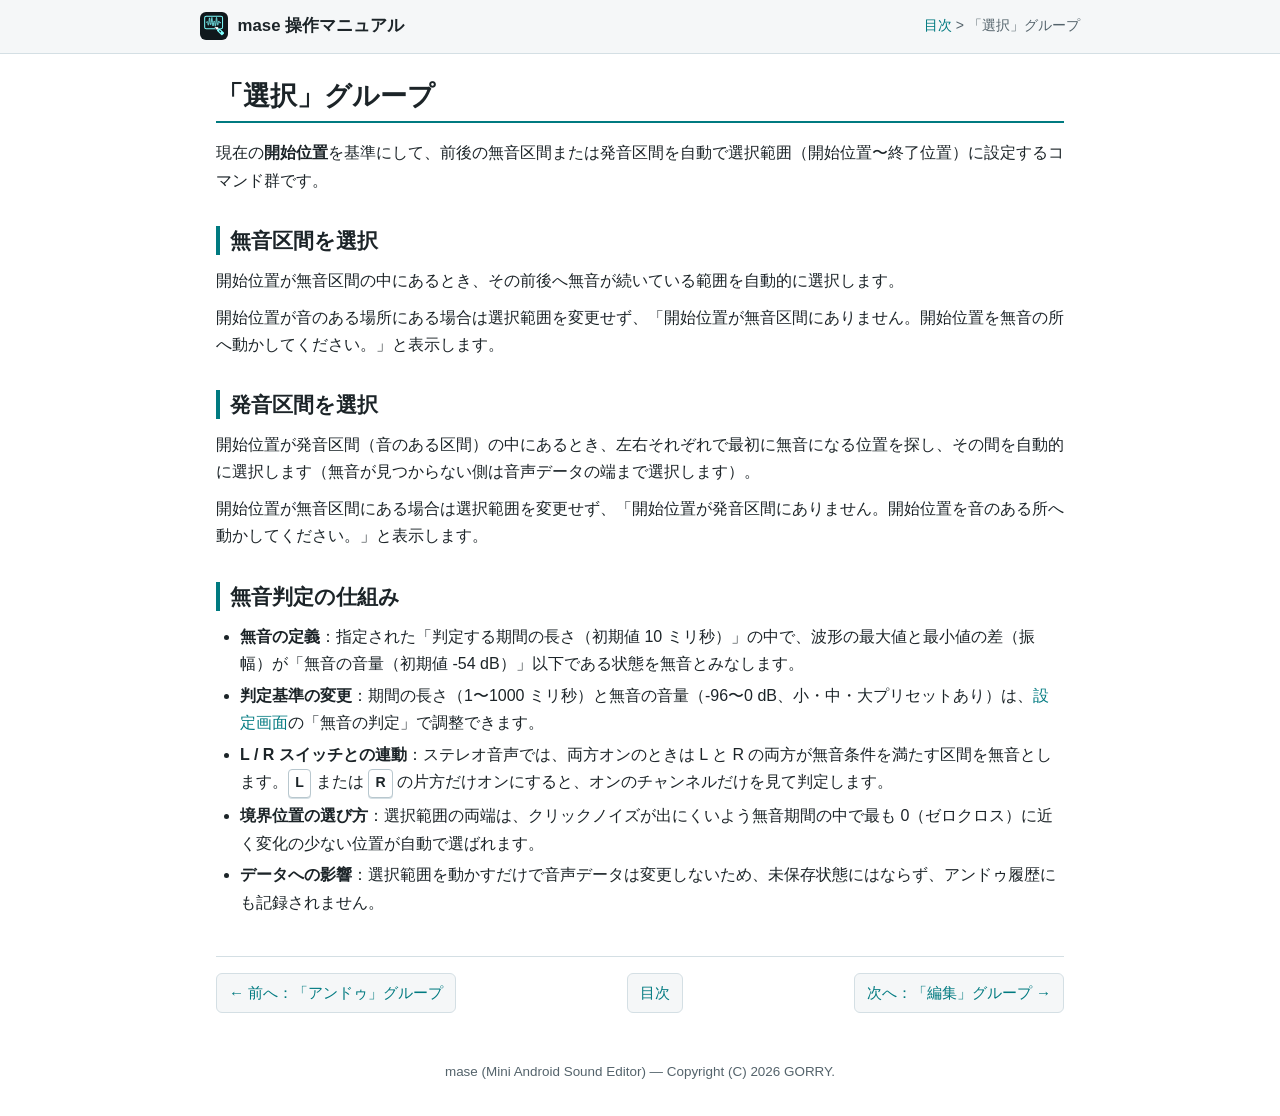
<file: help/group_select.html>
<!DOCTYPE html>
<html lang="ja">
<head>
  <meta charset="UTF-8">
  <meta name="viewport" content="width=device-width, initial-scale=1.0">
  <title>「選択」グループ - mase 操作マニュアル</title>
  <link rel="stylesheet" href="style.css">
</head>
<body>
  <header class="site-header">
    <div class="header-inner">
      <a class="site-brand" href="index.html">
        <img src="../pic/mase_icon.svg" alt="mase アイコン">
        <span>mase 操作マニュアル</span>
      </a>
      <span class="breadcrumb"><a href="index.html">目次</a> &gt; 「選択」グループ</span>
    </div>
  </header>

  <main>
    <h1>「選択」グループ</h1>
    <p>現在の<strong>開始位置</strong>を基準にして、前後の無音区間または発音区間を自動で選択範囲（開始位置〜終了位置）に設定するコマンド群です。</p>

    <h2>無音区間を選択</h2>
    <p>開始位置が無音区間の中にあるとき、その前後へ無音が続いている範囲を自動的に選択します。</p>
    <p>開始位置が音のある場所にある場合は選択範囲を変更せず、「開始位置が無音区間にありません。開始位置を無音の所へ動かしてください。」と表示します。</p>

    <h2>発音区間を選択</h2>
    <p>開始位置が発音区間（音のある区間）の中にあるとき、左右それぞれで最初に無音になる位置を探し、その間を自動的に選択します（無音が見つからない側は音声データの端まで選択します）。</p>
    <p>開始位置が無音区間にある場合は選択範囲を変更せず、「開始位置が発音区間にありません。開始位置を音のある所へ動かしてください。」と表示します。</p>

    <h2>無音判定の仕組み</h2>
    <ul>
      <li><strong>無音の定義</strong>：指定された「判定する期間の長さ（初期値 10 ミリ秒）」の中で、波形の最大値と最小値の差（振幅）が「無音の音量（初期値 -54 dB）」以下である状態を無音とみなします。</li>
      <li><strong>判定基準の変更</strong>：期間の長さ（1〜1000 ミリ秒）と無音の音量（-96〜0 dB、小・中・大プリセットあり）は、<a href="setting.html">設定画面</a>の「無音の判定」で調整できます。</li>
      <li><strong>L / R スイッチとの連動</strong>：ステレオ音声では、両方オンのときは L と R の両方が無音条件を満たす区間を無音とします。<kbd>L</kbd> または <kbd>R</kbd> の片方だけオンにすると、オンのチャンネルだけを見て判定します。</li>
      <li><strong>境界位置の選び方</strong>：選択範囲の両端は、クリックノイズが出にくいよう無音期間の中で最も 0（ゼロクロス）に近く変化の少ない位置が自動で選ばれます。</li>
      <li><strong>データへの影響</strong>：選択範囲を動かすだけで音声データは変更しないため、未保存状態にはならず、アンドゥ履歴にも記録されません。</li>
    </ul>

    <nav class="page-nav" aria-label="ページ移動">
      <a href="group_undo.html">&larr; 前へ：「アンドゥ」グループ</a>
      <a href="index.html">目次</a>
      <a href="group_edit.html">次へ：「編集」グループ &rarr;</a>
    </nav>
  </main>

  <footer class="site-footer">
    mase (Mini Android Sound Editor) &mdash; Copyright (C) 2026 GORRY.
  </footer>
</body>
</html>
</file>
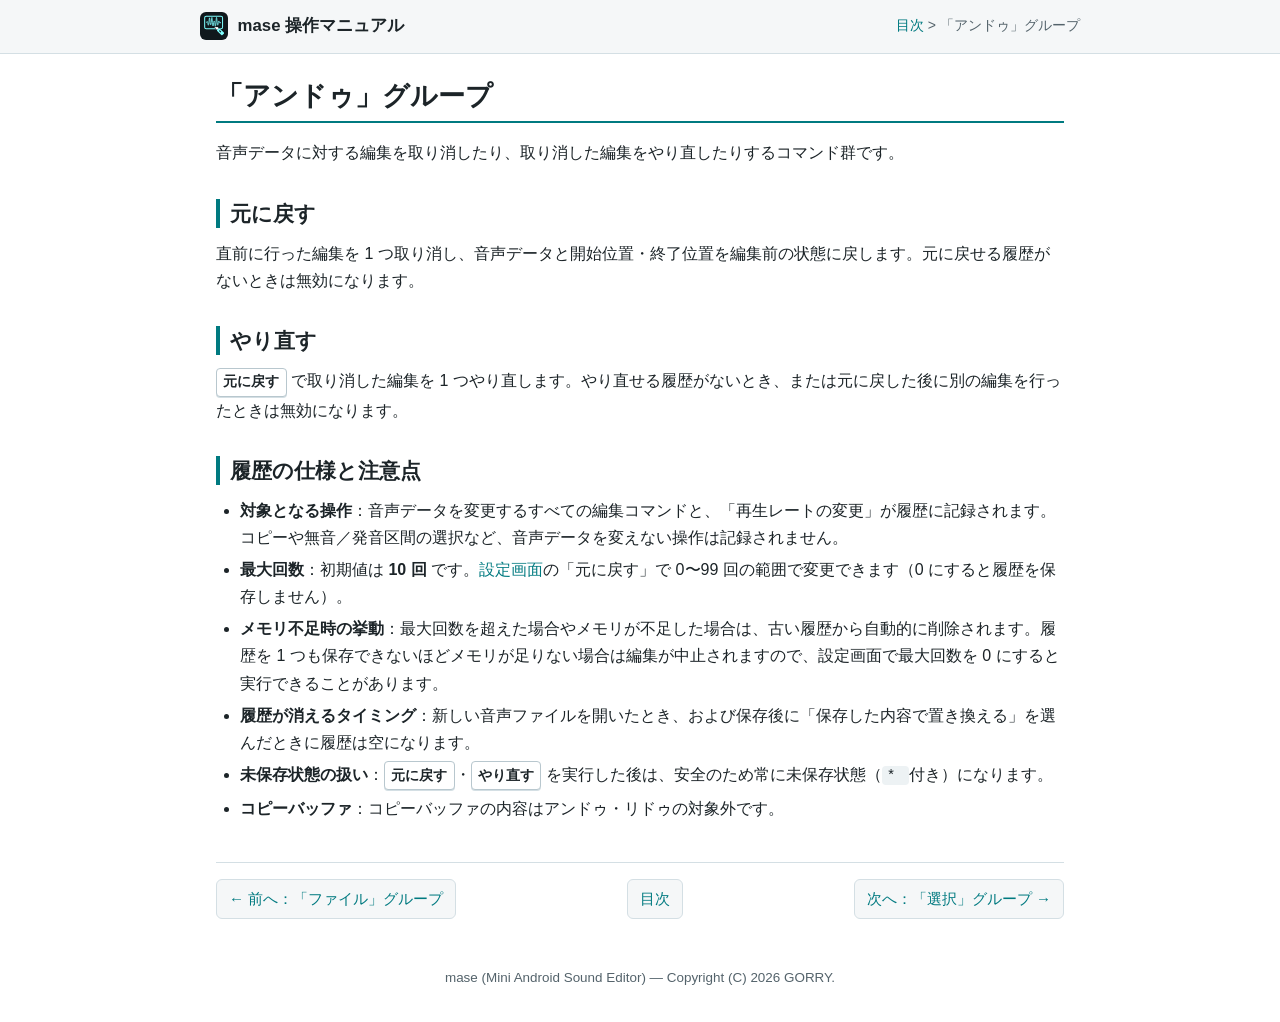
<file: help/group_undo.html>
<!DOCTYPE html>
<html lang="ja">
<head>
  <meta charset="UTF-8">
  <meta name="viewport" content="width=device-width, initial-scale=1.0">
  <title>「アンドゥ」グループ - mase 操作マニュアル</title>
  <link rel="stylesheet" href="style.css">
</head>
<body>
  <header class="site-header">
    <div class="header-inner">
      <a class="site-brand" href="index.html">
        <img src="../pic/mase_icon.svg" alt="mase アイコン">
        <span>mase 操作マニュアル</span>
      </a>
      <span class="breadcrumb"><a href="index.html">目次</a> &gt; 「アンドゥ」グループ</span>
    </div>
  </header>

  <main>
    <h1>「アンドゥ」グループ</h1>
    <p>音声データに対する編集を取り消したり、取り消した編集をやり直したりするコマンド群です。</p>

    <h2>元に戻す</h2>
    <p>直前に行った編集を 1 つ取り消し、音声データと開始位置・終了位置を編集前の状態に戻します。元に戻せる履歴がないときは無効になります。</p>

    <h2>やり直す</h2>
    <p><kbd>元に戻す</kbd> で取り消した編集を 1 つやり直します。やり直せる履歴がないとき、または元に戻した後に別の編集を行ったときは無効になります。</p>

    <h2>履歴の仕様と注意点</h2>
    <ul>
      <li><strong>対象となる操作</strong>：音声データを変更するすべての編集コマンドと、「再生レートの変更」が履歴に記録されます。コピーや無音／発音区間の選択など、音声データを変えない操作は記録されません。</li>
      <li><strong>最大回数</strong>：初期値は <strong>10 回</strong> です。<a href="setting.html">設定画面</a>の「元に戻す」で 0〜99 回の範囲で変更できます（0 にすると履歴を保存しません）。</li>
      <li><strong>メモリ不足時の挙動</strong>：最大回数を超えた場合やメモリが不足した場合は、古い履歴から自動的に削除されます。履歴を 1 つも保存できないほどメモリが足りない場合は編集が中止されますので、設定画面で最大回数を 0 にすると実行できることがあります。</li>
      <li><strong>履歴が消えるタイミング</strong>：新しい音声ファイルを開いたとき、および保存後に「保存した内容で置き換える」を選んだときに履歴は空になります。</li>
      <li><strong>未保存状態の扱い</strong>：<kbd>元に戻す</kbd>・<kbd>やり直す</kbd> を実行した後は、安全のため常に未保存状態（<code>* </code> 付き）になります。</li>
      <li><strong>コピーバッファ</strong>：コピーバッファの内容はアンドゥ・リドゥの対象外です。</li>
    </ul>

    <nav class="page-nav" aria-label="ページ移動">
      <a href="group_file.html">&larr; 前へ：「ファイル」グループ</a>
      <a href="index.html">目次</a>
      <a href="group_select.html">次へ：「選択」グループ &rarr;</a>
    </nav>
  </main>

  <footer class="site-footer">
    mase (Mini Android Sound Editor) &mdash; Copyright (C) 2026 GORRY.
  </footer>
</body>
</html>
</file>
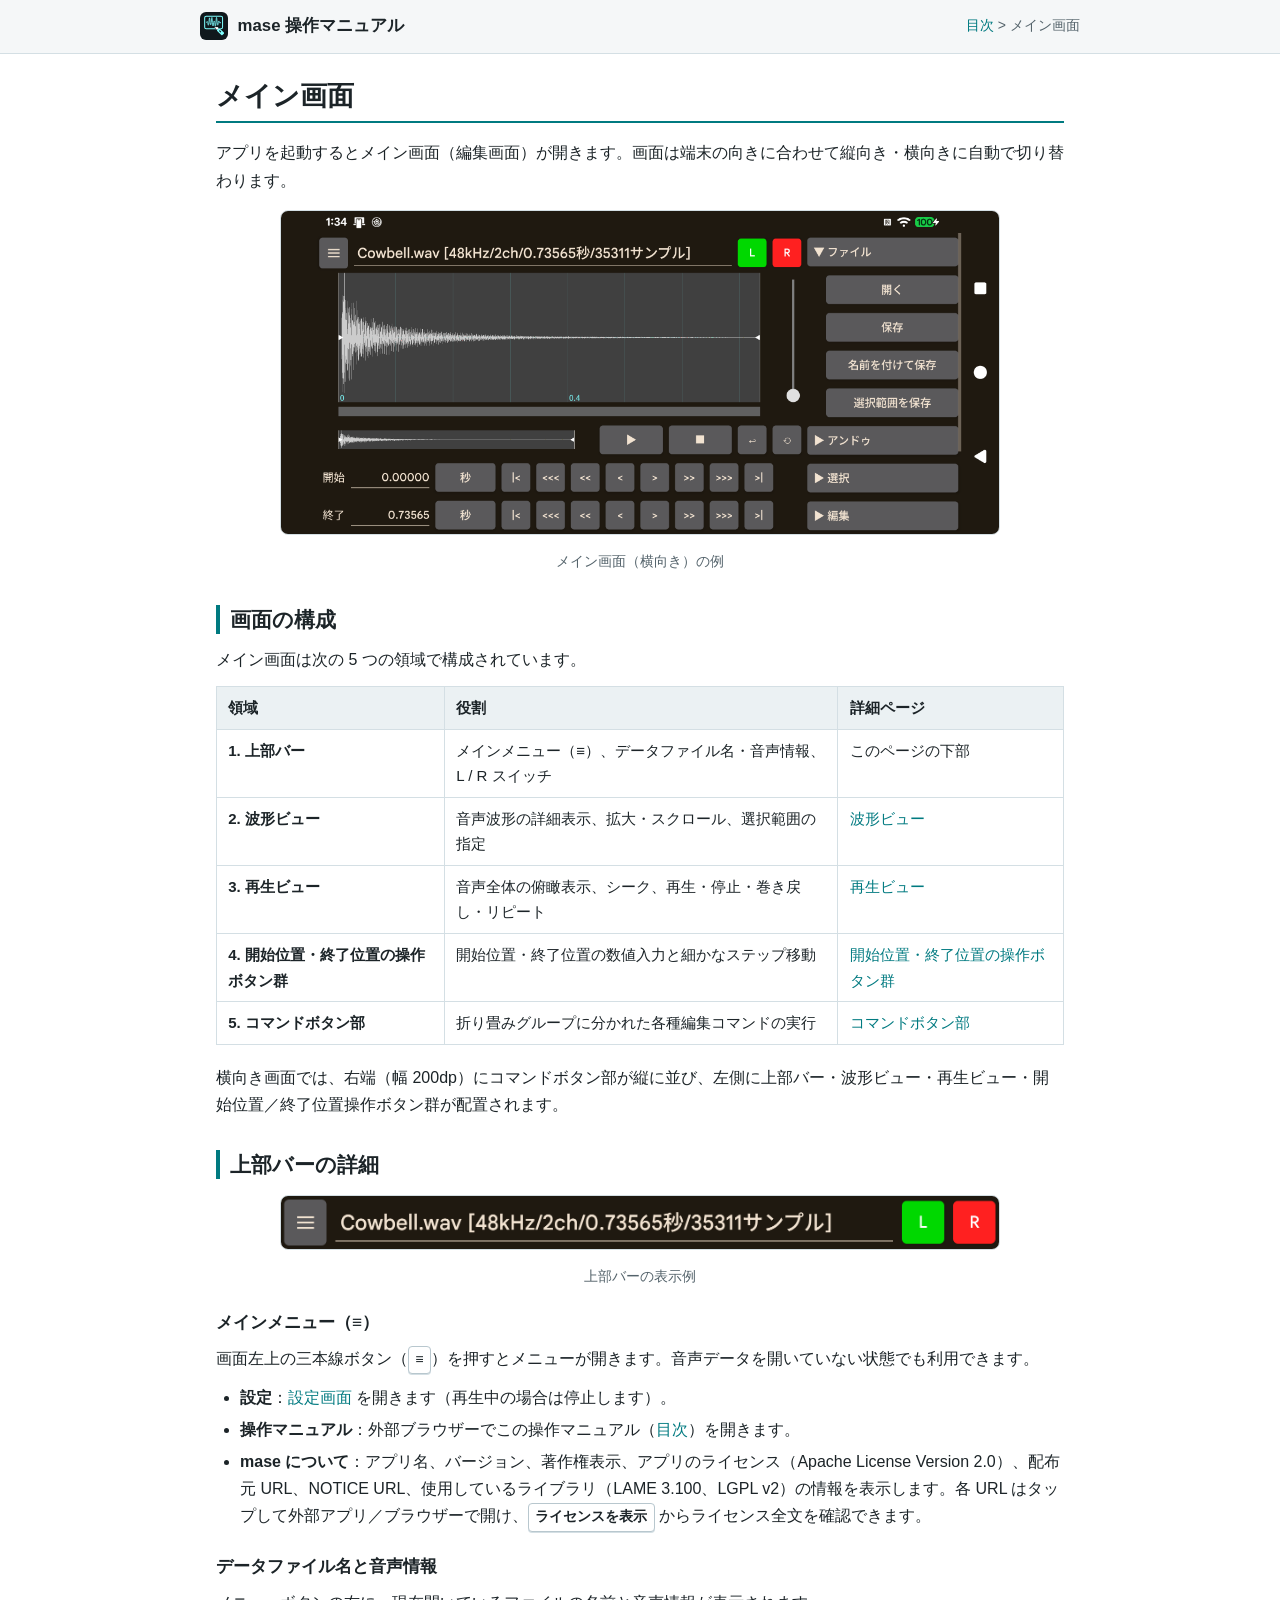
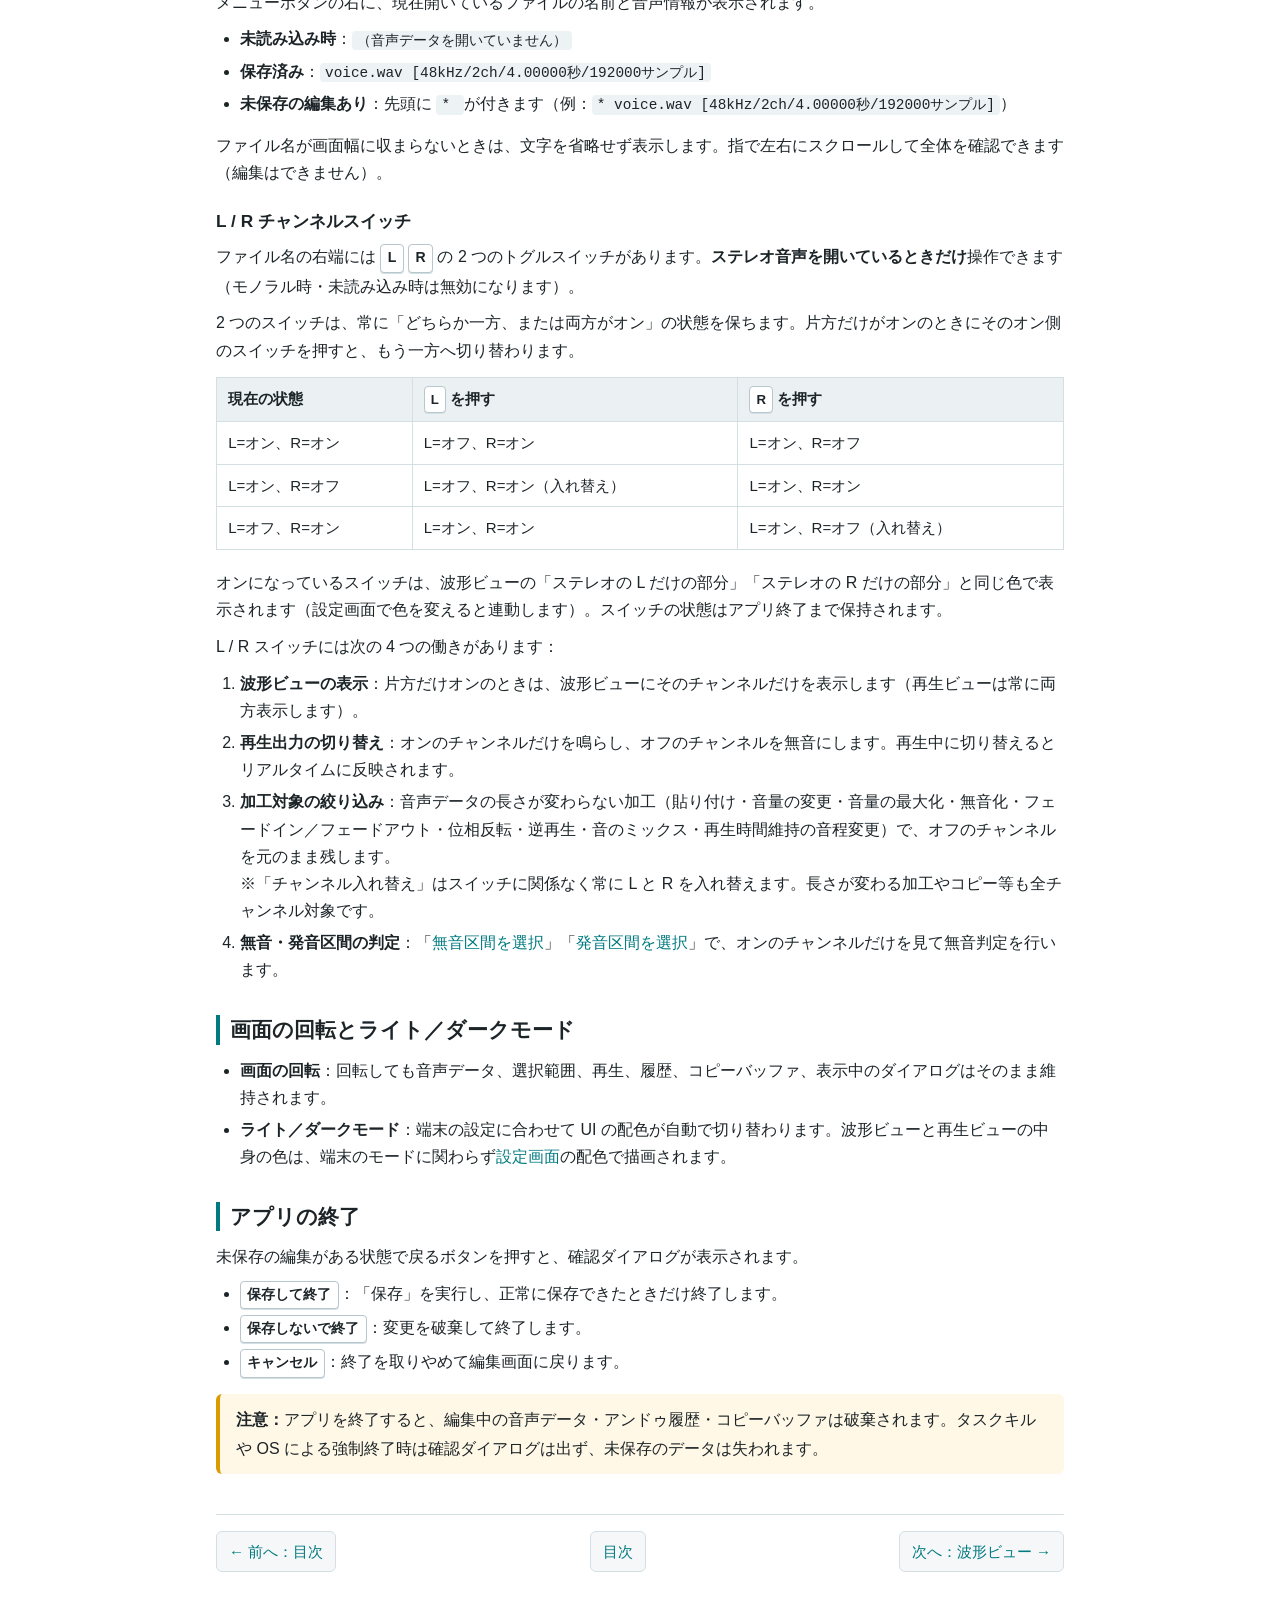
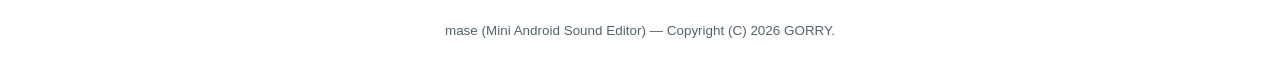
<file: help/mainscreen.html>
<!DOCTYPE html>
<html lang="ja">
<head>
  <meta charset="UTF-8">
  <meta name="viewport" content="width=device-width, initial-scale=1.0">
  <title>メイン画面 - mase 操作マニュアル</title>
  <link rel="stylesheet" href="style.css">
</head>
<body>
  <header class="site-header">
    <div class="header-inner">
      <a class="site-brand" href="index.html">
        <img src="../pic/mase_icon.svg" alt="mase アイコン">
        <span>mase 操作マニュアル</span>
      </a>
      <span class="breadcrumb"><a href="index.html">目次</a> &gt; メイン画面</span>
    </div>
  </header>

  <main>
    <h1>メイン画面</h1>
    <p>アプリを起動するとメイン画面（編集画面）が開きます。画面は端末の向きに合わせて縦向き・横向きに自動で切り替わります。</p>

    <figure class="figure">
      <img src="../pic/mase_Screenshot.png" alt="mase メイン画面（横向き）のスクリーンショット" style="max-width: min(100%, 720px);">
      <figcaption>メイン画面（横向き）の例</figcaption>
    </figure>

    <h2>画面の構成</h2>
    <p>メイン画面は次の 5 つの領域で構成されています。</p>

    <div class="table-wrap">
      <table>
        <thead>
          <tr>
            <th>領域</th>
            <th>役割</th>
            <th>詳細ページ</th>
          </tr>
        </thead>
        <tbody>
          <tr>
            <td><strong>1. 上部バー</strong></td>
            <td>メインメニュー（≡）、データファイル名・音声情報、L / R スイッチ</td>
            <td>このページの下部</td>
          </tr>
          <tr>
            <td><strong>2. 波形ビュー</strong></td>
            <td>音声波形の詳細表示、拡大・スクロール、選択範囲の指定</td>
            <td><a href="view_wave.html">波形ビュー</a></td>
          </tr>
          <tr>
            <td><strong>3. 再生ビュー</strong></td>
            <td>音声全体の俯瞰表示、シーク、再生・停止・巻き戻し・リピート</td>
            <td><a href="view_play.html">再生ビュー</a></td>
          </tr>
          <tr>
            <td><strong>4. 開始位置・終了位置の操作ボタン群</strong></td>
            <td>開始位置・終了位置の数値入力と細かなステップ移動</td>
            <td><a href="view_startend.html">開始位置・終了位置の操作ボタン群</a></td>
          </tr>
          <tr>
            <td><strong>5. コマンドボタン部</strong></td>
            <td>折り畳みグループに分かれた各種編集コマンドの実行</td>
            <td><a href="view_cmdbutton.html">コマンドボタン部</a></td>
          </tr>
        </tbody>
      </table>
    </div>

    <p>横向き画面では、右端（幅 200dp）にコマンドボタン部が縦に並び、左側に上部バー・波形ビュー・再生ビュー・開始位置／終了位置操作ボタン群が配置されます。</p>

    <h2>上部バーの詳細</h2>

    <figure class="figure">
      <img src="../pic/view_top.png" alt="上部バー（メニューボタン、データファイル名、L/R スイッチ）" style="max-width: min(100%, 720px);">
      <figcaption>上部バーの表示例</figcaption>
    </figure>

    <h3>メインメニュー（≡）</h3>
    <p>画面左上の三本線ボタン（<kbd>≡</kbd>）を押すとメニューが開きます。音声データを開いていない状態でも利用できます。</p>
    <ul>
      <li><strong>設定</strong>：<a href="setting.html">設定画面</a> を開きます（再生中の場合は停止します）。</li>
      <li><strong>操作マニュアル</strong>：外部ブラウザーでこの操作マニュアル（<a href="index.html">目次</a>）を開きます。</li>
      <li><strong>mase について</strong>：アプリ名、バージョン、著作権表示、アプリのライセンス（Apache License Version 2.0）、配布元 URL、NOTICE URL、使用しているライブラリ（LAME 3.100、LGPL v2）の情報を表示します。各 URL はタップして外部アプリ／ブラウザーで開け、<kbd>ライセンスを表示</kbd> からライセンス全文を確認できます。</li>
    </ul>

    <h3>データファイル名と音声情報</h3>
    <p>メニューボタンの右に、現在開いているファイルの名前と音声情報が表示されます。</p>
    <ul>
      <li><strong>未読み込み時</strong>：<code>（音声データを開いていません）</code></li>
      <li><strong>保存済み</strong>：<code>voice.wav [48kHz/2ch/4.00000秒/192000サンプル]</code></li>
      <li><strong>未保存の編集あり</strong>：先頭に <code>* </code> が付きます（例：<code>* voice.wav [48kHz/2ch/4.00000秒/192000サンプル]</code>）</li>
    </ul>
    <p>ファイル名が画面幅に収まらないときは、文字を省略せず表示します。指で左右にスクロールして全体を確認できます（編集はできません）。</p>

    <h3 id="lr-switch">L / R チャンネルスイッチ</h3>
    <p>ファイル名の右端には <kbd>L</kbd> <kbd>R</kbd> の 2 つのトグルスイッチがあります。<strong>ステレオ音声を開いているときだけ</strong>操作できます（モノラル時・未読み込み時は無効になります）。</p>
    <p>2 つのスイッチは、常に「どちらか一方、または両方がオン」の状態を保ちます。片方だけがオンのときにそのオン側のスイッチを押すと、もう一方へ切り替わります。</p>

    <div class="table-wrap">
      <table>
        <thead>
          <tr>
            <th>現在の状態</th>
            <th><kbd>L</kbd> を押す</th>
            <th><kbd>R</kbd> を押す</th>
          </tr>
        </thead>
        <tbody>
          <tr>
            <td>L=オン、R=オン</td>
            <td>L=オフ、R=オン</td>
            <td>L=オン、R=オフ</td>
          </tr>
          <tr>
            <td>L=オン、R=オフ</td>
            <td>L=オフ、R=オン（入れ替え）</td>
            <td>L=オン、R=オン</td>
          </tr>
          <tr>
            <td>L=オフ、R=オン</td>
            <td>L=オン、R=オン</td>
            <td>L=オン、R=オフ（入れ替え）</td>
          </tr>
        </tbody>
      </table>
    </div>

    <p>オンになっているスイッチは、波形ビューの「ステレオの L だけの部分」「ステレオの R だけの部分」と同じ色で表示されます（設定画面で色を変えると連動します）。スイッチの状態はアプリ終了まで保持されます。</p>

    <p>L / R スイッチには次の 4 つの働きがあります：</p>
    <ol>
      <li><strong>波形ビューの表示</strong>：片方だけオンのときは、波形ビューにそのチャンネルだけを表示します（再生ビューは常に両方表示します）。</li>
      <li><strong>再生出力の切り替え</strong>：オンのチャンネルだけを鳴らし、オフのチャンネルを無音にします。再生中に切り替えるとリアルタイムに反映されます。</li>
      <li><strong>加工対象の絞り込み</strong>：音声データの長さが変わらない加工（貼り付け・音量の変更・音量の最大化・無音化・フェードイン／フェードアウト・位相反転・逆再生・音のミックス・再生時間維持の音程変更）で、オフのチャンネルを元のまま残します。<br>※「チャンネル入れ替え」はスイッチに関係なく常に L と R を入れ替えます。長さが変わる加工やコピー等も全チャンネル対象です。</li>
      <li><strong>無音・発音区間の判定</strong>：「<a href="group_select.html">無音区間を選択</a>」「<a href="group_select.html">発音区間を選択</a>」で、オンのチャンネルだけを見て無音判定を行います。</li>
    </ol>

    <h2>画面の回転とライト／ダークモード</h2>
    <ul>
      <li><strong>画面の回転</strong>：回転しても音声データ、選択範囲、再生、履歴、コピーバッファ、表示中のダイアログはそのまま維持されます。</li>
      <li><strong>ライト／ダークモード</strong>：端末の設定に合わせて UI の配色が自動で切り替わります。波形ビューと再生ビューの中身の色は、端末のモードに関わらず<a href="setting.html">設定画面</a>の配色で描画されます。</li>
    </ul>

    <h2>アプリの終了</h2>
    <p>未保存の編集がある状態で戻るボタンを押すと、確認ダイアログが表示されます。</p>
    <ul>
      <li><kbd>保存して終了</kbd>：「保存」を実行し、正常に保存できたときだけ終了します。</li>
      <li><kbd>保存しないで終了</kbd>：変更を破棄して終了します。</li>
      <li><kbd>キャンセル</kbd>：終了を取りやめて編集画面に戻ります。</li>
    </ul>
    <div class="warn">
      <strong>注意：</strong>アプリを終了すると、編集中の音声データ・アンドゥ履歴・コピーバッファは破棄されます。タスクキルや OS による強制終了時は確認ダイアログは出ず、未保存のデータは失われます。
    </div>

    <nav class="page-nav" aria-label="ページ移動">
      <a href="index.html">&larr; 前へ：目次</a>
      <a href="index.html">目次</a>
      <a href="view_wave.html">次へ：波形ビュー &rarr;</a>
    </nav>
  </main>

  <footer class="site-footer">
    mase (Mini Android Sound Editor) &mdash; Copyright (C) 2026 GORRY.
  </footer>
</body>
</html>
</file>
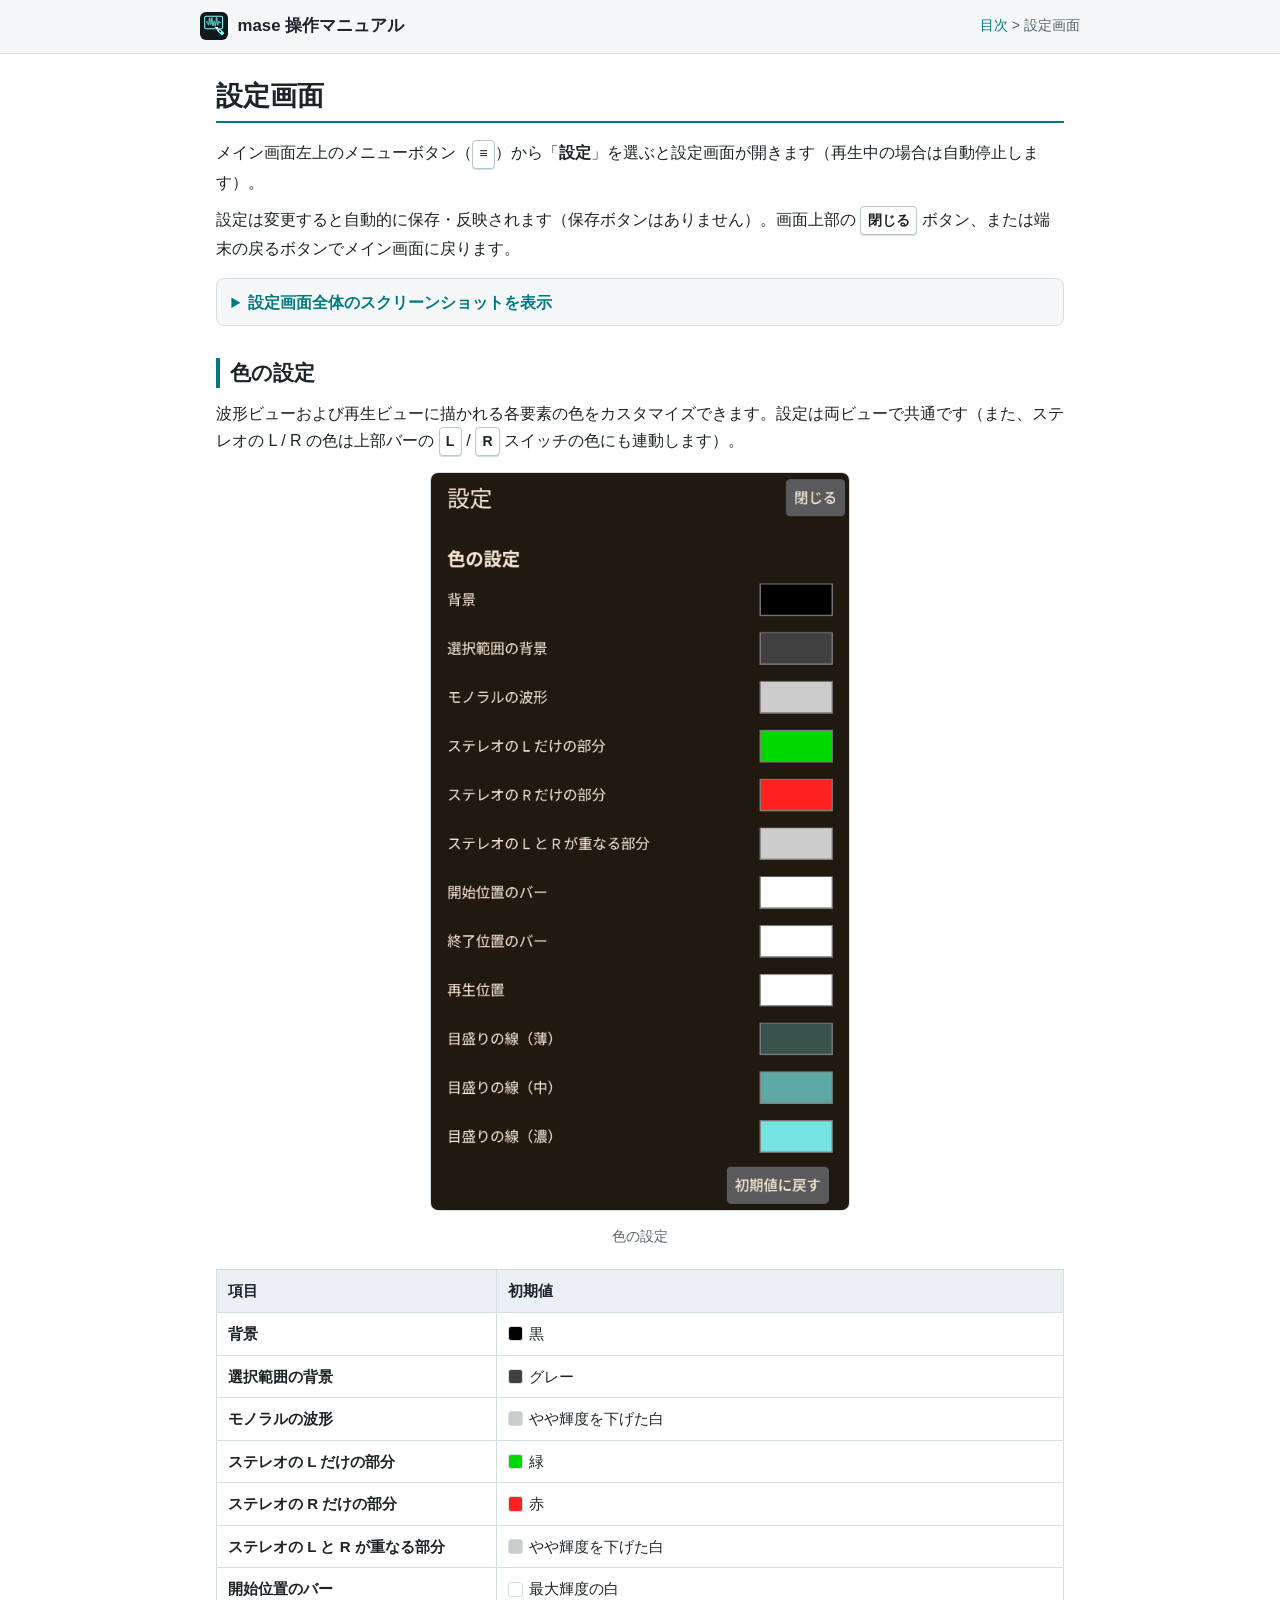
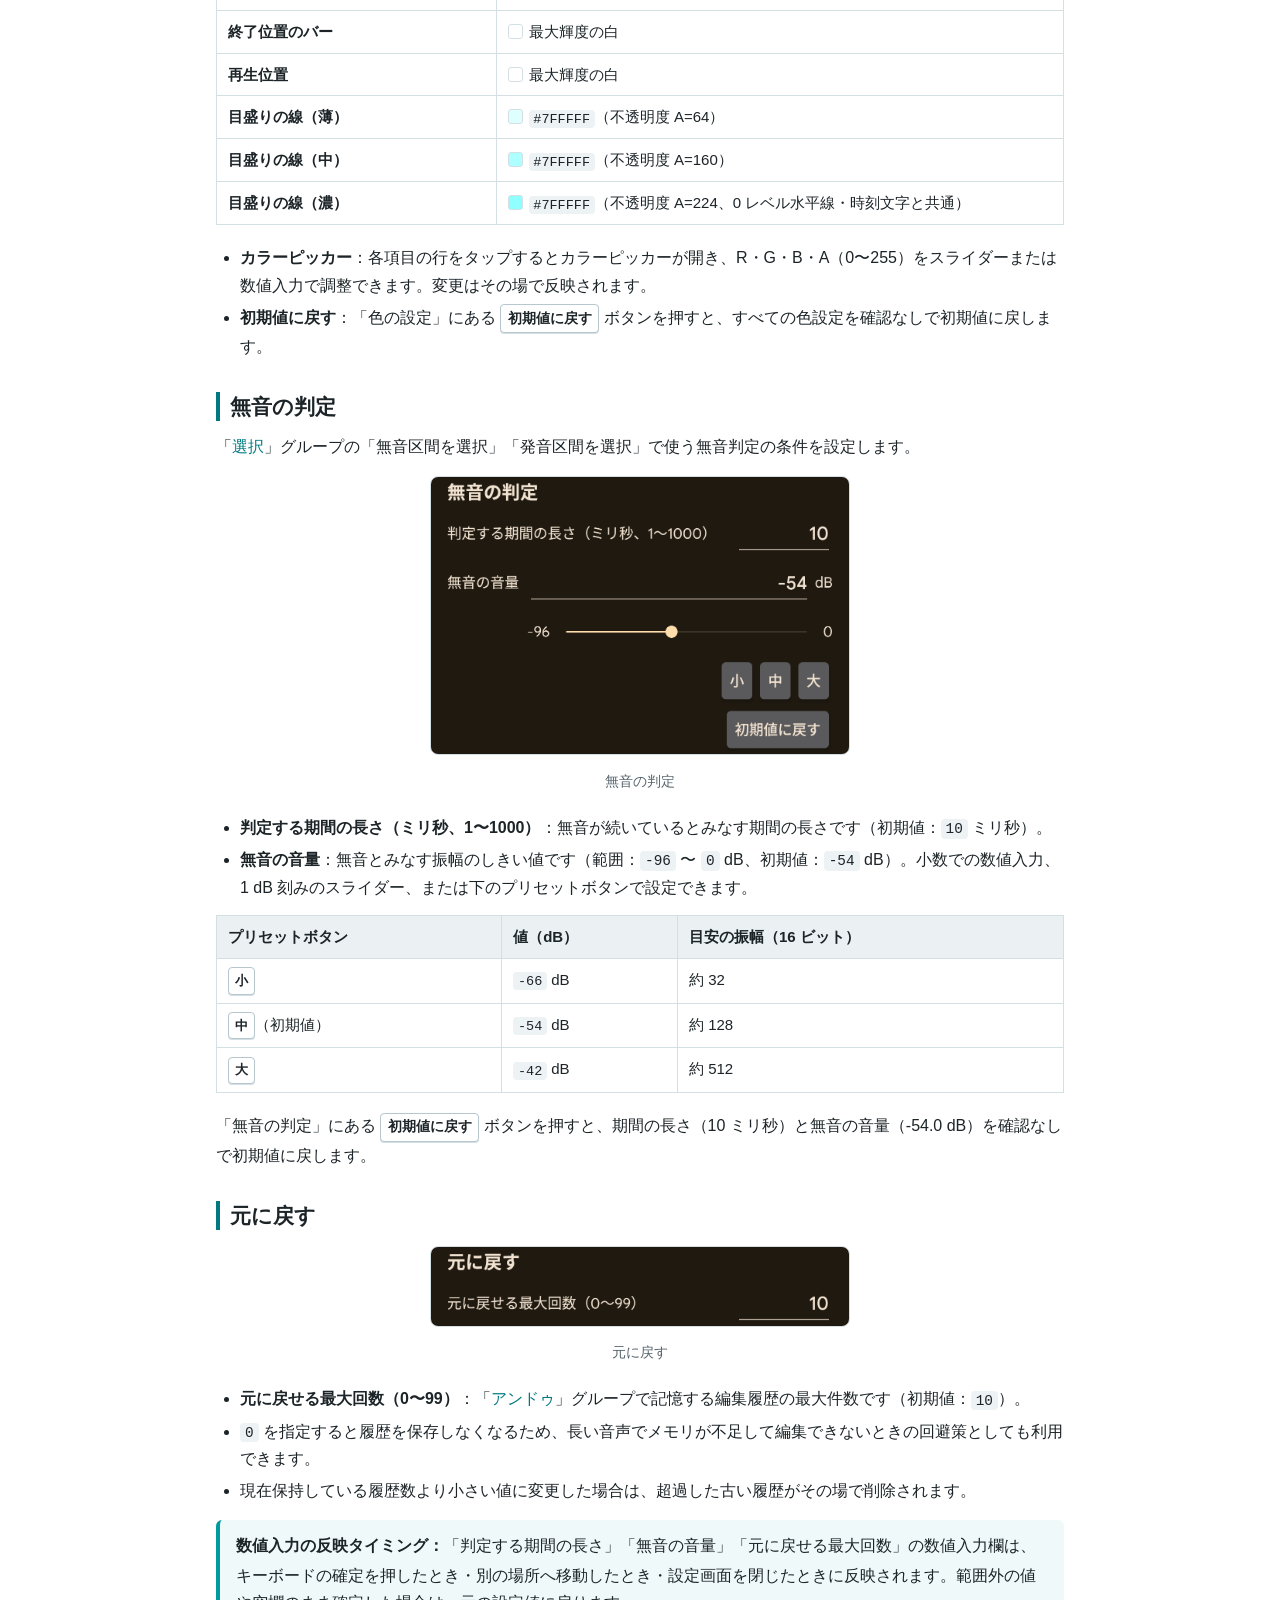
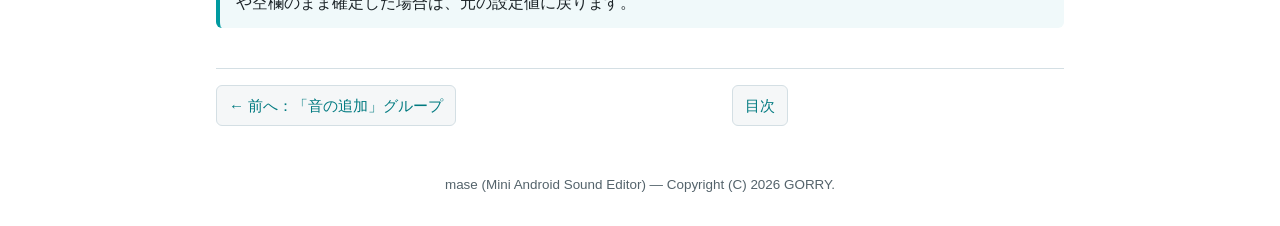
<file: help/setting.html>
<!DOCTYPE html>
<html lang="ja">
<head>
  <meta charset="UTF-8">
  <meta name="viewport" content="width=device-width, initial-scale=1.0">
  <title>設定画面 - mase 操作マニュアル</title>
  <link rel="stylesheet" href="style.css">
</head>
<body>
  <header class="site-header">
    <div class="header-inner">
      <a class="site-brand" href="index.html">
        <img src="../pic/mase_icon.svg" alt="mase アイコン">
        <span>mase 操作マニュアル</span>
      </a>
      <span class="breadcrumb"><a href="index.html">目次</a> &gt; 設定画面</span>
    </div>
  </header>

  <main>
    <h1>設定画面</h1>
    <p>メイン画面左上のメニューボタン（<kbd>≡</kbd>）から「<strong>設定</strong>」を選ぶと設定画面が開きます（再生中の場合は自動停止します）。</p>
    <p>設定は変更すると自動的に保存・反映されます（保存ボタンはありません）。画面上部の <kbd>閉じる</kbd> ボタン、または端末の戻るボタンでメイン画面に戻ります。</p>

    <details class="figure-details">
      <summary>設定画面全体のスクリーンショットを表示</summary>
      <figure class="figure">
        <img src="../pic/setting.png" alt="設定画面全体のスクリーンショット" style="max-width: min(100%, 420px);">
        <figcaption>設定画面全体</figcaption>
      </figure>
    </details>

    <h2>色の設定</h2>
    <p>波形ビューおよび再生ビューに描かれる各要素の色をカスタマイズできます。設定は両ビューで共通です（また、ステレオの L / R の色は上部バーの <kbd>L</kbd> / <kbd>R</kbd> スイッチの色にも連動します）。</p>

    <figure class="figure">
      <img src="../pic/setting_color.png" alt="設定画面「色の設定」" style="max-width: min(100%, 420px);">
      <figcaption>色の設定</figcaption>
    </figure>

    <div class="table-wrap">
      <table>
        <thead>
          <tr>
            <th>項目</th>
            <th>初期値</th>
          </tr>
        </thead>
        <tbody>
          <tr>
            <td><strong>背景</strong></td>
            <td><span class="swatch" style="background:#000000;"></span>黒</td>
          </tr>
          <tr>
            <td><strong>選択範囲の背景</strong></td>
            <td><span class="swatch" style="background:#404040;"></span>グレー</td>
          </tr>
          <tr>
            <td><strong>モノラルの波形</strong></td>
            <td><span class="swatch" style="background:#cccccc;"></span>やや輝度を下げた白</td>
          </tr>
          <tr>
            <td><strong>ステレオの L だけの部分</strong></td>
            <td><span class="swatch" style="background:#00d800;"></span>緑</td>
          </tr>
          <tr>
            <td><strong>ステレオの R だけの部分</strong></td>
            <td><span class="swatch" style="background:#ff2020;"></span>赤</td>
          </tr>
          <tr>
            <td><strong>ステレオの L と R が重なる部分</strong></td>
            <td><span class="swatch" style="background:#cccccc;"></span>やや輝度を下げた白</td>
          </tr>
          <tr>
            <td><strong>開始位置のバー</strong></td>
            <td><span class="swatch" style="background:#ffffff;"></span>最大輝度の白</td>
          </tr>
          <tr>
            <td><strong>終了位置のバー</strong></td>
            <td><span class="swatch" style="background:#ffffff;"></span>最大輝度の白</td>
          </tr>
          <tr>
            <td><strong>再生位置</strong></td>
            <td><span class="swatch" style="background:#ffffff;"></span>最大輝度の白</td>
          </tr>
          <tr>
            <td><strong>目盛りの線（薄）</strong></td>
            <td><span class="swatch" style="background:rgba(127,255,255,0.25);"></span><code>#7FFFFF</code>（不透明度 A=64）</td>
          </tr>
          <tr>
            <td><strong>目盛りの線（中）</strong></td>
            <td><span class="swatch" style="background:rgba(127,255,255,0.63);"></span><code>#7FFFFF</code>（不透明度 A=160）</td>
          </tr>
          <tr>
            <td><strong>目盛りの線（濃）</strong></td>
            <td><span class="swatch" style="background:rgba(127,255,255,0.88);"></span><code>#7FFFFF</code>（不透明度 A=224、0 レベル水平線・時刻文字と共通）</td>
          </tr>
        </tbody>
      </table>
    </div>

    <ul>
      <li><strong>カラーピッカー</strong>：各項目の行をタップするとカラーピッカーが開き、R・G・B・A（0〜255）をスライダーまたは数値入力で調整できます。変更はその場で反映されます。</li>
      <li><strong>初期値に戻す</strong>：「色の設定」にある <kbd>初期値に戻す</kbd> ボタンを押すと、すべての色設定を確認なしで初期値に戻します。</li>
    </ul>

    <h2>無音の判定</h2>
    <p>「<a href="group_select.html">選択</a>」グループの「無音区間を選択」「発音区間を選択」で使う無音判定の条件を設定します。</p>

    <figure class="figure">
      <img src="../pic/setting_silence.png" alt="設定画面「無音の判定」" style="max-width: min(100%, 420px);">
      <figcaption>無音の判定</figcaption>
    </figure>
    <ul>
      <li><strong>判定する期間の長さ（ミリ秒、1〜1000）</strong>：無音が続いているとみなす期間の長さです（初期値：<code>10</code> ミリ秒）。</li>
      <li><strong>無音の音量</strong>：無音とみなす振幅のしきい値です（範囲：<code>-96</code> 〜 <code>0</code> dB、初期値：<code>-54</code> dB）。小数での数値入力、1 dB 刻みのスライダー、または下のプリセットボタンで設定できます。</li>
    </ul>

    <div class="table-wrap">
      <table>
        <thead>
          <tr>
            <th>プリセットボタン</th>
            <th>値（dB）</th>
            <th>目安の振幅（16 ビット）</th>
          </tr>
        </thead>
        <tbody>
          <tr>
            <td><kbd>小</kbd></td>
            <td><code>-66</code> dB</td>
            <td>約 32</td>
          </tr>
          <tr>
            <td><kbd>中</kbd>（初期値）</td>
            <td><code>-54</code> dB</td>
            <td>約 128</td>
          </tr>
          <tr>
            <td><kbd>大</kbd></td>
            <td><code>-42</code> dB</td>
            <td>約 512</td>
          </tr>
        </tbody>
      </table>
    </div>

    <p>「無音の判定」にある <kbd>初期値に戻す</kbd> ボタンを押すと、期間の長さ（10 ミリ秒）と無音の音量（-54.0 dB）を確認なしで初期値に戻します。</p>

    <h2>元に戻す</h2>

    <figure class="figure">
      <img src="../pic/setting_undo.png" alt="設定画面「元に戻す」" style="max-width: min(100%, 420px);">
      <figcaption>元に戻す</figcaption>
    </figure>
    <ul>
      <li><strong>元に戻せる最大回数（0〜99）</strong>：「<a href="group_undo.html">アンドゥ</a>」グループで記憶する編集履歴の最大件数です（初期値：<code>10</code>）。</li>
      <li><code>0</code> を指定すると履歴を保存しなくなるため、長い音声でメモリが不足して編集できないときの回避策としても利用できます。</li>
      <li>現在保持している履歴数より小さい値に変更した場合は、超過した古い履歴がその場で削除されます。</li>
    </ul>

    <div class="note">
      <strong>数値入力の反映タイミング：</strong>「判定する期間の長さ」「無音の音量」「元に戻せる最大回数」の数値入力欄は、キーボードの確定を押したとき・別の場所へ移動したとき・設定画面を閉じたときに反映されます。範囲外の値や空欄のまま確定した場合は、元の設定値に戻ります。
    </div>

    <nav class="page-nav" aria-label="ページ移動">
      <a href="group_add_sound.html">&larr; 前へ：「音の追加」グループ</a>
      <a href="index.html">目次</a>
      <span></span>
    </nav>
  </main>

  <footer class="site-footer">
    mase (Mini Android Sound Editor) &mdash; Copyright (C) 2026 GORRY.
  </footer>
</body>
</html>
</file>
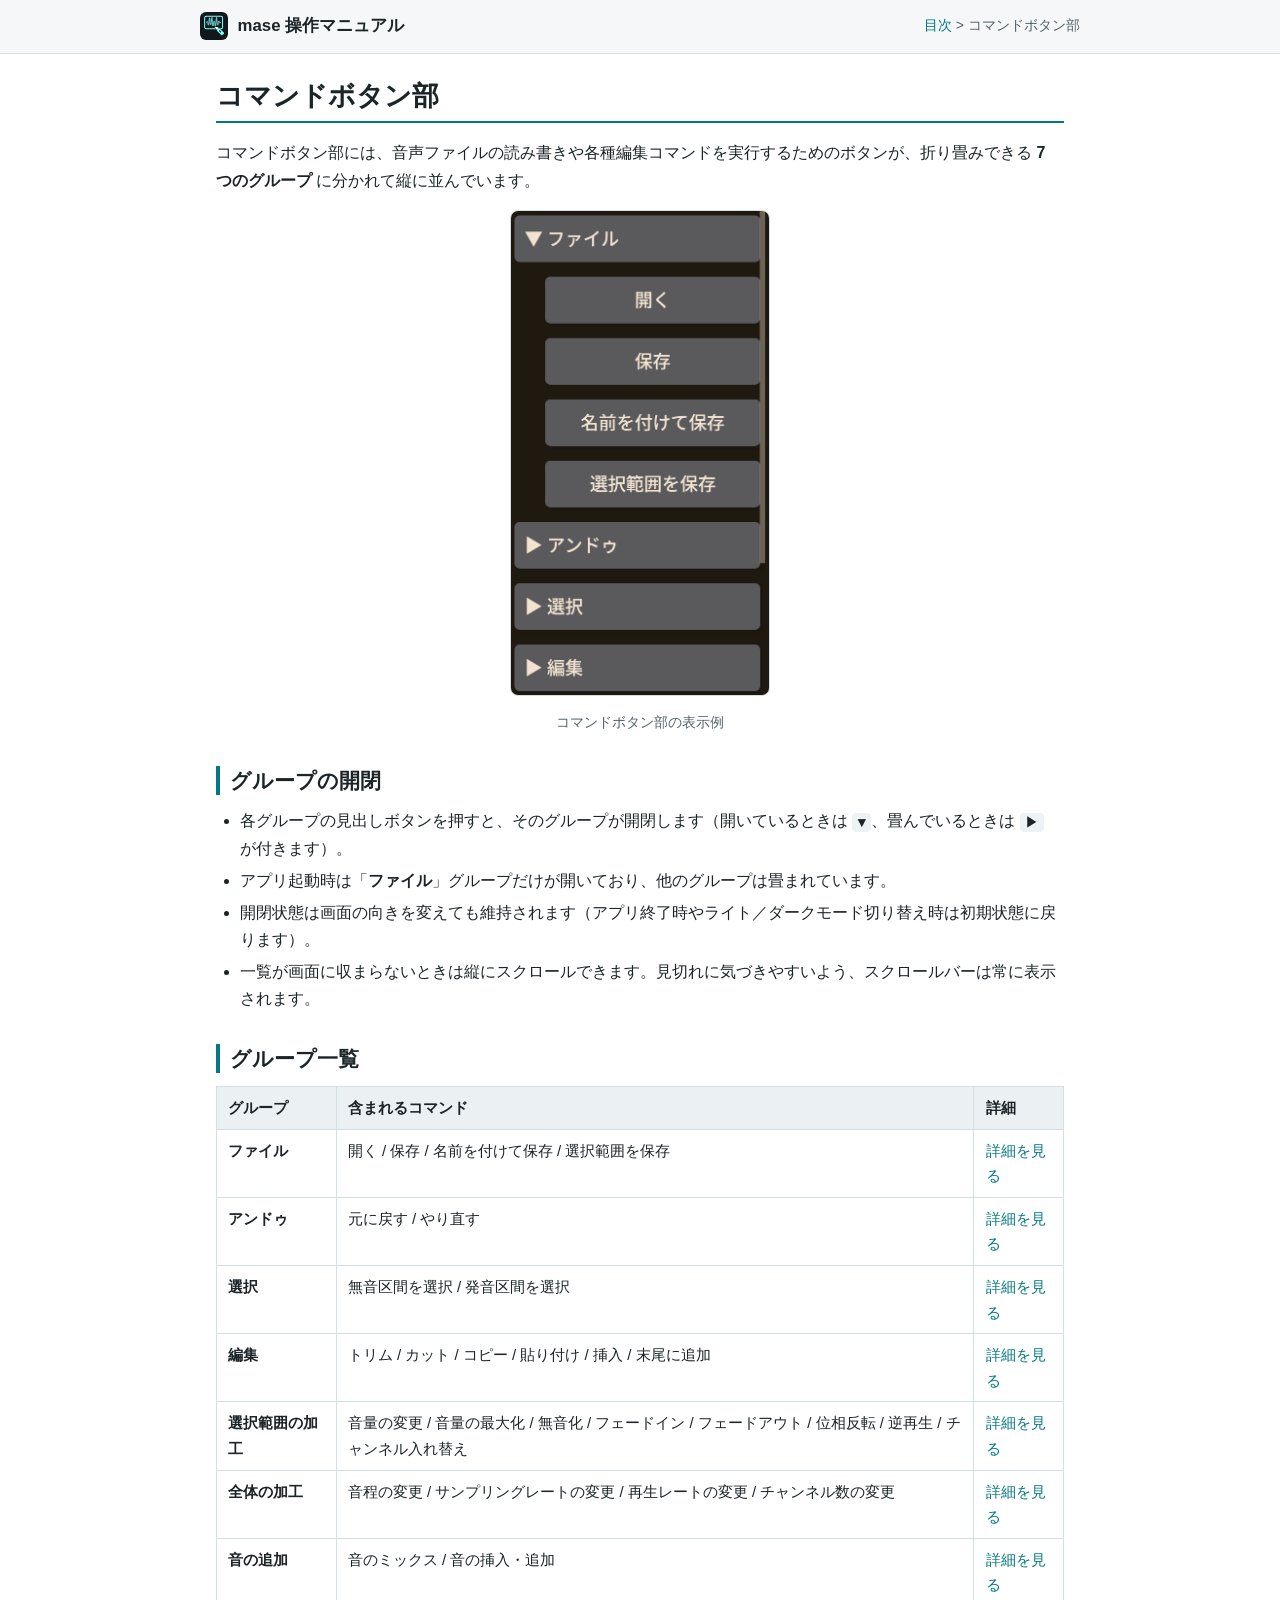
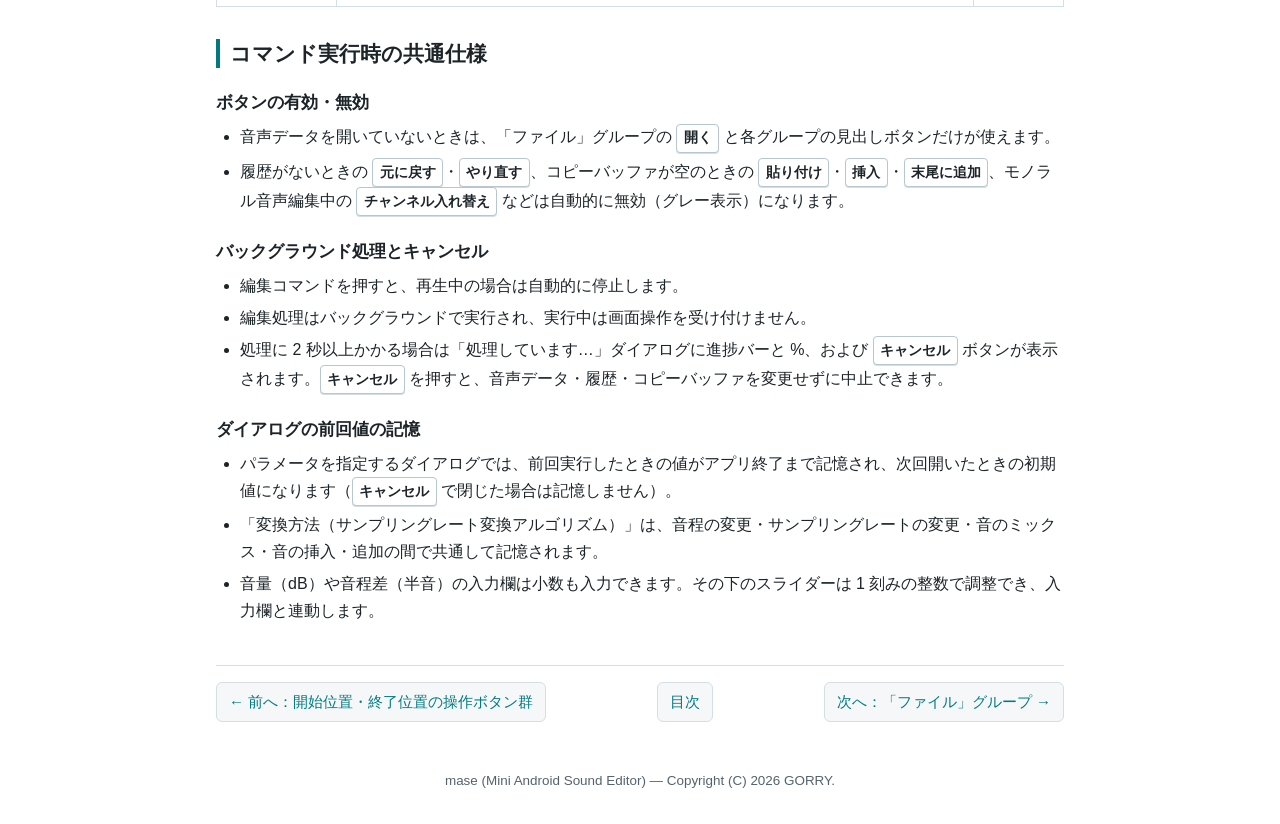
<file: help/view_cmdbutton.html>
<!DOCTYPE html>
<html lang="ja">
<head>
  <meta charset="UTF-8">
  <meta name="viewport" content="width=device-width, initial-scale=1.0">
  <title>コマンドボタン部 - mase 操作マニュアル</title>
  <link rel="stylesheet" href="style.css">
</head>
<body>
  <header class="site-header">
    <div class="header-inner">
      <a class="site-brand" href="index.html">
        <img src="../pic/mase_icon.svg" alt="mase アイコン">
        <span>mase 操作マニュアル</span>
      </a>
      <span class="breadcrumb"><a href="index.html">目次</a> &gt; コマンドボタン部</span>
    </div>
  </header>

  <main>
    <h1>コマンドボタン部</h1>
    <p>コマンドボタン部には、音声ファイルの読み書きや各種編集コマンドを実行するためのボタンが、折り畳みできる <strong>7 つのグループ</strong> に分かれて縦に並んでいます。</p>

    <figure class="figure">
      <img src="../pic/view_cmdbutton.png" alt="コマンドボタン部の表示例" style="max-width: min(100%, 260px);">
      <figcaption>コマンドボタン部の表示例</figcaption>
    </figure>

    <h2>グループの開閉</h2>
    <ul>
      <li>各グループの見出しボタンを押すと、そのグループが開閉します（開いているときは <code>▼</code>、畳んでいるときは <code>▶</code> が付きます）。</li>
      <li>アプリ起動時は「<strong>ファイル</strong>」グループだけが開いており、他のグループは畳まれています。</li>
      <li>開閉状態は画面の向きを変えても維持されます（アプリ終了時やライト／ダークモード切り替え時は初期状態に戻ります）。</li>
      <li>一覧が画面に収まらないときは縦にスクロールできます。見切れに気づきやすいよう、スクロールバーは常に表示されます。</li>
    </ul>

    <h2>グループ一覧</h2>
    <div class="table-wrap">
      <table>
        <thead>
          <tr>
            <th>グループ</th>
            <th>含まれるコマンド</th>
            <th>詳細</th>
          </tr>
        </thead>
        <tbody>
          <tr>
            <td><strong>ファイル</strong></td>
            <td>開く / 保存 / 名前を付けて保存 / 選択範囲を保存</td>
            <td><a href="group_file.html">詳細を見る</a></td>
          </tr>
          <tr>
            <td><strong>アンドゥ</strong></td>
            <td>元に戻す / やり直す</td>
            <td><a href="group_undo.html">詳細を見る</a></td>
          </tr>
          <tr>
            <td><strong>選択</strong></td>
            <td>無音区間を選択 / 発音区間を選択</td>
            <td><a href="group_select.html">詳細を見る</a></td>
          </tr>
          <tr>
            <td><strong>編集</strong></td>
            <td>トリム / カット / コピー / 貼り付け / 挿入 / 末尾に追加</td>
            <td><a href="group_edit.html">詳細を見る</a></td>
          </tr>
          <tr>
            <td><strong>選択範囲の加工</strong></td>
            <td>音量の変更 / 音量の最大化 / 無音化 / フェードイン / フェードアウト / 位相反転 / 逆再生 / チャンネル入れ替え</td>
            <td><a href="group_process_selection.html">詳細を見る</a></td>
          </tr>
          <tr>
            <td><strong>全体の加工</strong></td>
            <td>音程の変更 / サンプリングレートの変更 / 再生レートの変更 / チャンネル数の変更</td>
            <td><a href="group_process_all.html">詳細を見る</a></td>
          </tr>
          <tr>
            <td><strong>音の追加</strong></td>
            <td>音のミックス / 音の挿入・追加</td>
            <td><a href="group_add_sound.html">詳細を見る</a></td>
          </tr>
        </tbody>
      </table>
    </div>

    <h2>コマンド実行時の共通仕様</h2>

    <h3>ボタンの有効・無効</h3>
    <ul>
      <li>音声データを開いていないときは、「ファイル」グループの <kbd>開く</kbd> と各グループの見出しボタンだけが使えます。</li>
      <li>履歴がないときの <kbd>元に戻す</kbd>・<kbd>やり直す</kbd>、コピーバッファが空のときの <kbd>貼り付け</kbd>・<kbd>挿入</kbd>・<kbd>末尾に追加</kbd>、モノラル音声編集中の <kbd>チャンネル入れ替え</kbd> などは自動的に無効（グレー表示）になります。</li>
    </ul>

    <h3>バックグラウンド処理とキャンセル</h3>
    <ul>
      <li>編集コマンドを押すと、再生中の場合は自動的に停止します。</li>
      <li>編集処理はバックグラウンドで実行され、実行中は画面操作を受け付けません。</li>
      <li>処理に 2 秒以上かかる場合は「処理しています…」ダイアログに進捗バーと %、および <kbd>キャンセル</kbd> ボタンが表示されます。<kbd>キャンセル</kbd> を押すと、音声データ・履歴・コピーバッファを変更せずに中止できます。</li>
    </ul>

    <h3>ダイアログの前回値の記憶</h3>
    <ul>
      <li>パラメータを指定するダイアログでは、前回実行したときの値がアプリ終了まで記憶され、次回開いたときの初期値になります（<kbd>キャンセル</kbd> で閉じた場合は記憶しません）。</li>
      <li>「変換方法（サンプリングレート変換アルゴリズム）」は、音程の変更・サンプリングレートの変更・音のミックス・音の挿入・追加の間で共通して記憶されます。</li>
      <li>音量（dB）や音程差（半音）の入力欄は小数も入力できます。その下のスライダーは 1 刻みの整数で調整でき、入力欄と連動します。</li>
    </ul>

    <nav class="page-nav" aria-label="ページ移動">
      <a href="view_startend.html">&larr; 前へ：開始位置・終了位置の操作ボタン群</a>
      <a href="index.html">目次</a>
      <a href="group_file.html">次へ：「ファイル」グループ &rarr;</a>
    </nav>
  </main>

  <footer class="site-footer">
    mase (Mini Android Sound Editor) &mdash; Copyright (C) 2026 GORRY.
  </footer>
</body>
</html>
</file>
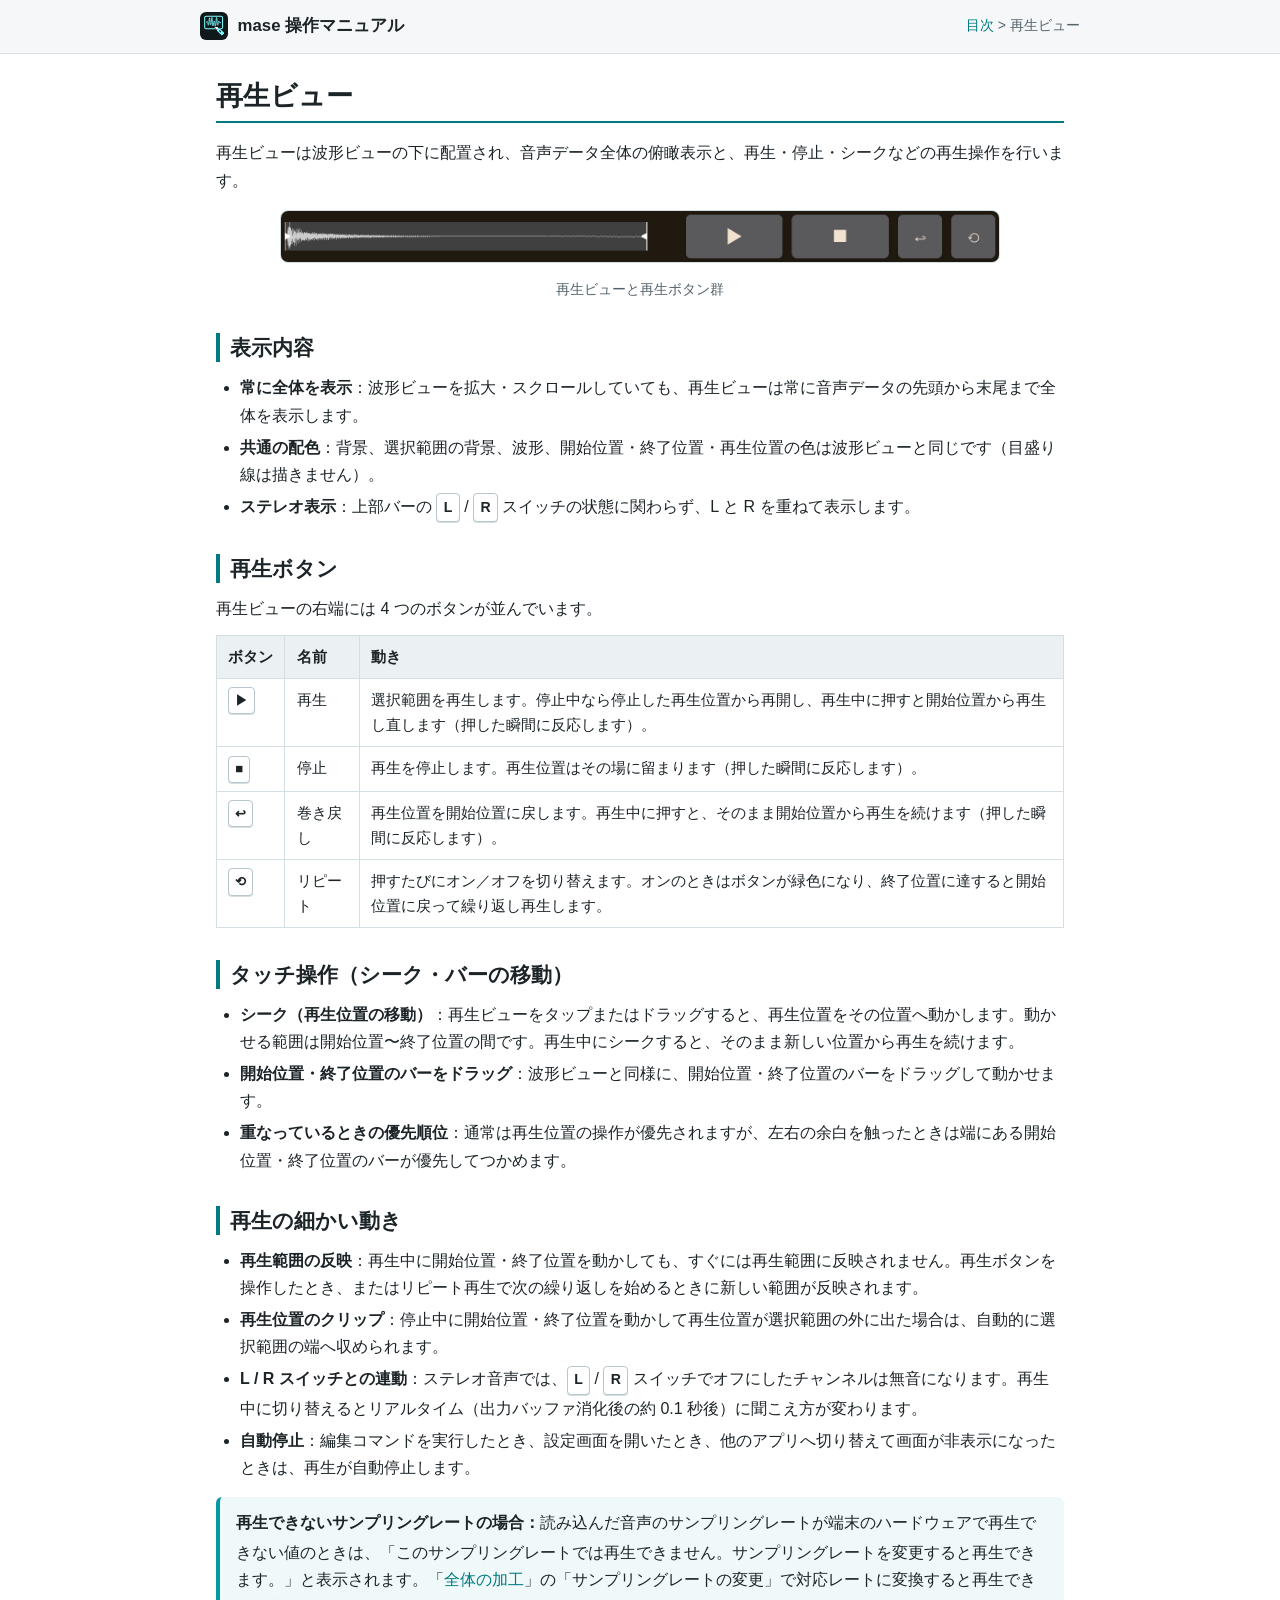
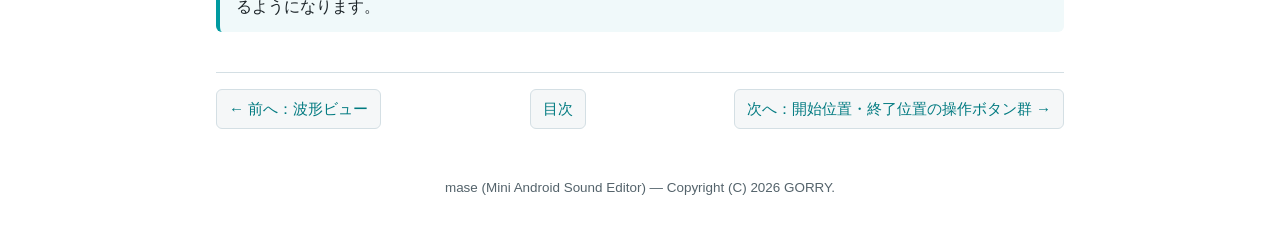
<file: help/view_play.html>
<!DOCTYPE html>
<html lang="ja">
<head>
  <meta charset="UTF-8">
  <meta name="viewport" content="width=device-width, initial-scale=1.0">
  <title>再生ビュー - mase 操作マニュアル</title>
  <link rel="stylesheet" href="style.css">
</head>
<body>
  <header class="site-header">
    <div class="header-inner">
      <a class="site-brand" href="index.html">
        <img src="../pic/mase_icon.svg" alt="mase アイコン">
        <span>mase 操作マニュアル</span>
      </a>
      <span class="breadcrumb"><a href="index.html">目次</a> &gt; 再生ビュー</span>
    </div>
  </header>

  <main>
    <h1>再生ビュー</h1>
    <p>再生ビューは波形ビューの下に配置され、音声データ全体の俯瞰表示と、再生・停止・シークなどの再生操作を行います。</p>

    <figure class="figure">
      <img src="../pic/view_play.png" alt="再生ビューの表示例" style="max-width: min(100%, 720px);">
      <figcaption>再生ビューと再生ボタン群</figcaption>
    </figure>

    <h2>表示内容</h2>
    <ul>
      <li><strong>常に全体を表示</strong>：波形ビューを拡大・スクロールしていても、再生ビューは常に音声データの先頭から末尾まで全体を表示します。</li>
      <li><strong>共通の配色</strong>：背景、選択範囲の背景、波形、開始位置・終了位置・再生位置の色は波形ビューと同じです（目盛り線は描きません）。</li>
      <li><strong>ステレオ表示</strong>：上部バーの <kbd>L</kbd> / <kbd>R</kbd> スイッチの状態に関わらず、L と R を重ねて表示します。</li>
    </ul>

    <h2>再生ボタン</h2>
    <p>再生ビューの右端には 4 つのボタンが並んでいます。</p>

    <div class="table-wrap">
      <table>
        <thead>
          <tr>
            <th>ボタン</th>
            <th>名前</th>
            <th>動き</th>
          </tr>
        </thead>
        <tbody>
          <tr>
            <td><kbd>▶</kbd></td>
            <td>再生</td>
            <td>選択範囲を再生します。停止中なら停止した再生位置から再開し、再生中に押すと開始位置から再生し直します（押した瞬間に反応します）。</td>
          </tr>
          <tr>
            <td><kbd>■</kbd></td>
            <td>停止</td>
            <td>再生を停止します。再生位置はその場に留まります（押した瞬間に反応します）。</td>
          </tr>
          <tr>
            <td><kbd>↩</kbd></td>
            <td>巻き戻し</td>
            <td>再生位置を開始位置に戻します。再生中に押すと、そのまま開始位置から再生を続けます（押した瞬間に反応します）。</td>
          </tr>
          <tr>
            <td><kbd>⟲</kbd></td>
            <td>リピート</td>
            <td>押すたびにオン／オフを切り替えます。オンのときはボタンが緑色になり、終了位置に達すると開始位置に戻って繰り返し再生します。</td>
          </tr>
        </tbody>
      </table>
    </div>

    <h2>タッチ操作（シーク・バーの移動）</h2>
    <ul>
      <li><strong>シーク（再生位置の移動）</strong>：再生ビューをタップまたはドラッグすると、再生位置をその位置へ動かします。動かせる範囲は開始位置〜終了位置の間です。再生中にシークすると、そのまま新しい位置から再生を続けます。</li>
      <li><strong>開始位置・終了位置のバーをドラッグ</strong>：波形ビューと同様に、開始位置・終了位置のバーをドラッグして動かせます。</li>
      <li><strong>重なっているときの優先順位</strong>：通常は再生位置の操作が優先されますが、左右の余白を触ったときは端にある開始位置・終了位置のバーが優先してつかめます。</li>
    </ul>

    <h2>再生の細かい動き</h2>
    <ul>
      <li><strong>再生範囲の反映</strong>：再生中に開始位置・終了位置を動かしても、すぐには再生範囲に反映されません。再生ボタンを操作したとき、またはリピート再生で次の繰り返しを始めるときに新しい範囲が反映されます。</li>
      <li><strong>再生位置のクリップ</strong>：停止中に開始位置・終了位置を動かして再生位置が選択範囲の外に出た場合は、自動的に選択範囲の端へ収められます。</li>
      <li><strong>L / R スイッチとの連動</strong>：ステレオ音声では、<kbd>L</kbd> / <kbd>R</kbd> スイッチでオフにしたチャンネルは無音になります。再生中に切り替えるとリアルタイム（出力バッファ消化後の約 0.1 秒後）に聞こえ方が変わります。</li>
      <li><strong>自動停止</strong>：編集コマンドを実行したとき、設定画面を開いたとき、他のアプリへ切り替えて画面が非表示になったときは、再生が自動停止します。</li>
    </ul>

    <div class="note">
      <strong>再生できないサンプリングレートの場合：</strong>読み込んだ音声のサンプリングレートが端末のハードウェアで再生できない値のときは、「このサンプリングレートでは再生できません。サンプリングレートを変更すると再生できます。」と表示されます。「<a href="group_process_all.html">全体の加工</a>」の「サンプリングレートの変更」で対応レートに変換すると再生できるようになります。
    </div>

    <nav class="page-nav" aria-label="ページ移動">
      <a href="view_wave.html">&larr; 前へ：波形ビュー</a>
      <a href="index.html">目次</a>
      <a href="view_startend.html">次へ：開始位置・終了位置の操作ボタン群 &rarr;</a>
    </nav>
  </main>

  <footer class="site-footer">
    mase (Mini Android Sound Editor) &mdash; Copyright (C) 2026 GORRY.
  </footer>
</body>
</html>
</file>
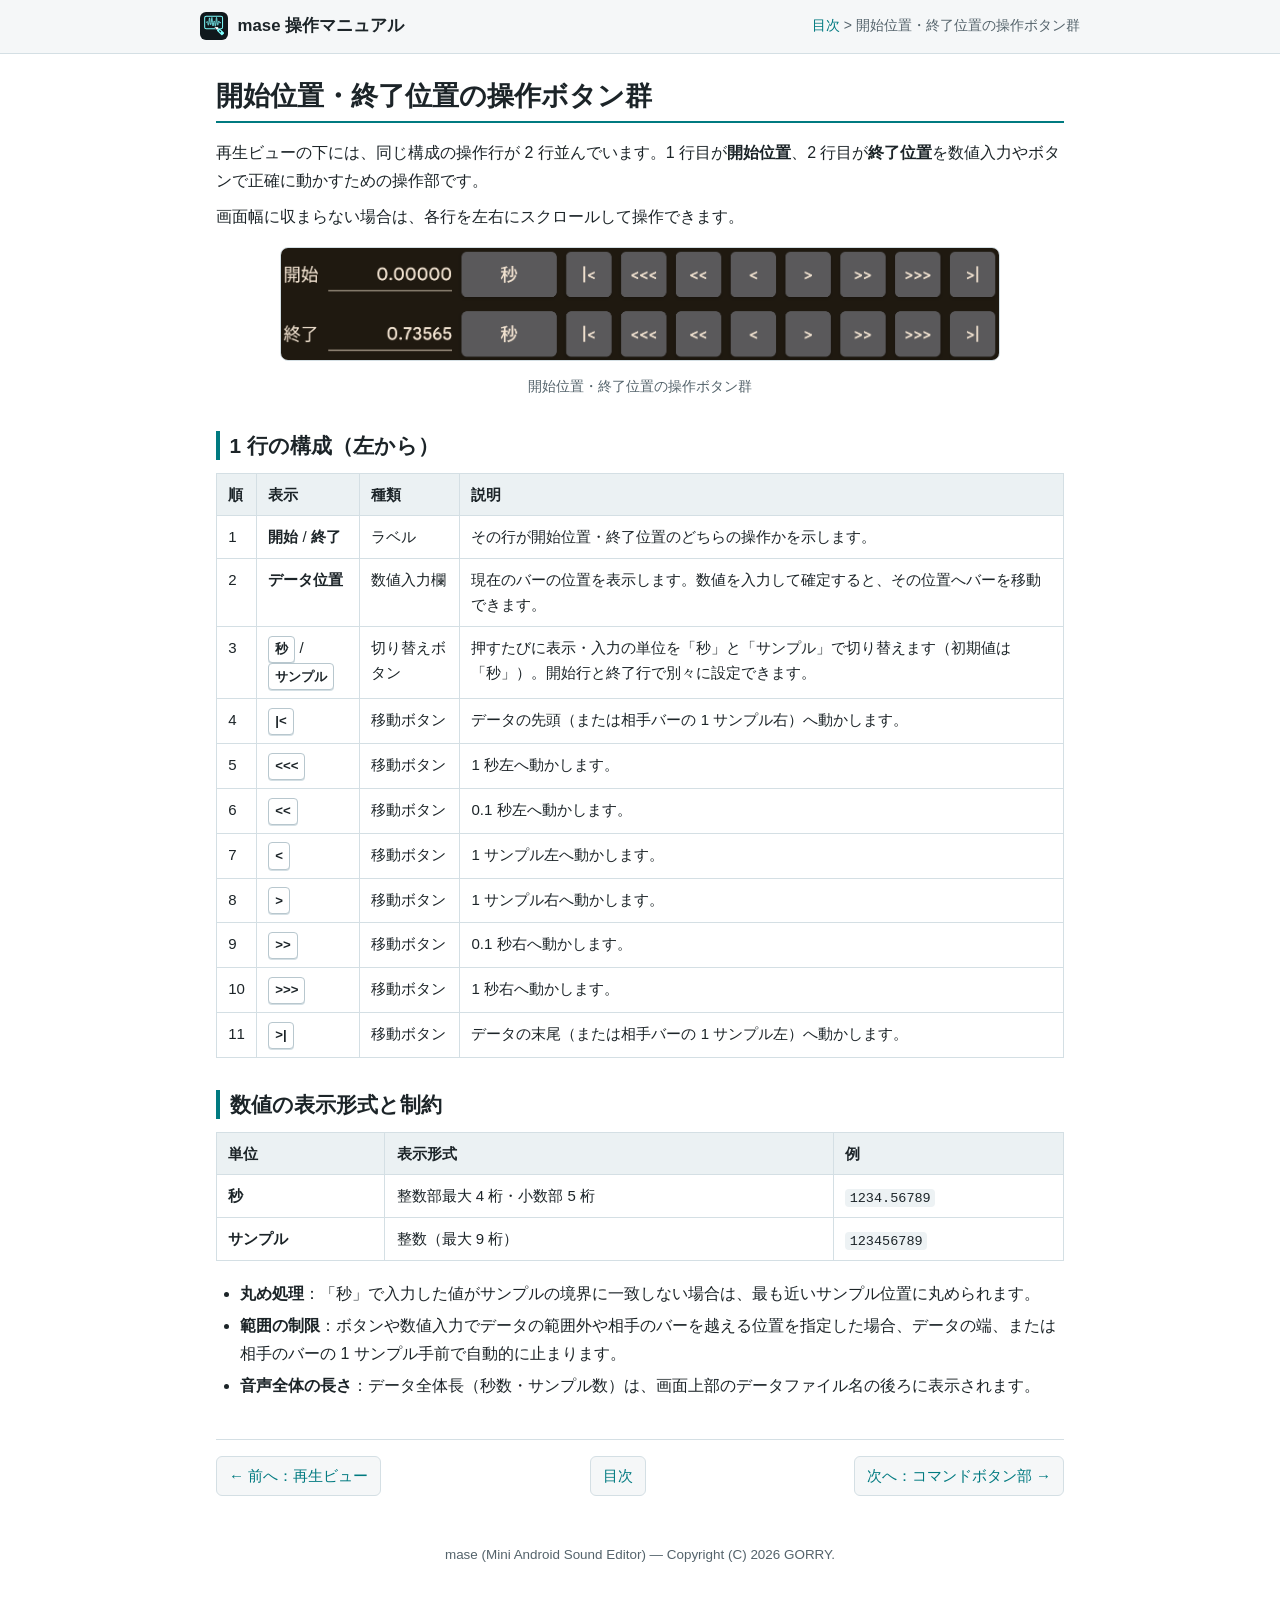
<file: help/view_startend.html>
<!DOCTYPE html>
<html lang="ja">
<head>
  <meta charset="UTF-8">
  <meta name="viewport" content="width=device-width, initial-scale=1.0">
  <title>開始位置・終了位置の操作ボタン群 - mase 操作マニュアル</title>
  <link rel="stylesheet" href="style.css">
</head>
<body>
  <header class="site-header">
    <div class="header-inner">
      <a class="site-brand" href="index.html">
        <img src="../pic/mase_icon.svg" alt="mase アイコン">
        <span>mase 操作マニュアル</span>
      </a>
      <span class="breadcrumb"><a href="index.html">目次</a> &gt; 開始位置・終了位置の操作ボタン群</span>
    </div>
  </header>

  <main>
    <h1>開始位置・終了位置の操作ボタン群</h1>
    <p>再生ビューの下には、同じ構成の操作行が 2 行並んでいます。1 行目が<strong>開始位置</strong>、2 行目が<strong>終了位置</strong>を数値入力やボタンで正確に動かすための操作部です。</p>
    <p>画面幅に収まらない場合は、各行を左右にスクロールして操作できます。</p>

    <figure class="figure">
      <img src="../pic/view_startend.png" alt="開始位置・終了位置の操作ボタン群の表示例" style="max-width: min(100%, 720px);">
      <figcaption>開始位置・終了位置の操作ボタン群</figcaption>
    </figure>

    <h2>1 行の構成（左から）</h2>

    <div class="table-wrap">
      <table>
        <thead>
          <tr>
            <th>順</th>
            <th>表示</th>
            <th>種類</th>
            <th>説明</th>
          </tr>
        </thead>
        <tbody>
          <tr>
            <td>1</td>
            <td><strong>開始</strong> / <strong>終了</strong></td>
            <td>ラベル</td>
            <td>その行が開始位置・終了位置のどちらの操作かを示します。</td>
          </tr>
          <tr>
            <td>2</td>
            <td><strong>データ位置</strong></td>
            <td>数値入力欄</td>
            <td>現在のバーの位置を表示します。数値を入力して確定すると、その位置へバーを移動できます。</td>
          </tr>
          <tr>
            <td>3</td>
            <td><kbd>秒</kbd> / <kbd>サンプル</kbd></td>
            <td>切り替えボタン</td>
            <td>押すたびに表示・入力の単位を「秒」と「サンプル」で切り替えます（初期値は「秒」）。開始行と終了行で別々に設定できます。</td>
          </tr>
          <tr>
            <td>4</td>
            <td><kbd>|&lt;</kbd></td>
            <td>移動ボタン</td>
            <td>データの先頭（または相手バーの 1 サンプル右）へ動かします。</td>
          </tr>
          <tr>
            <td>5</td>
            <td><kbd>&lt;&lt;&lt;</kbd></td>
            <td>移動ボタン</td>
            <td>1 秒左へ動かします。</td>
          </tr>
          <tr>
            <td>6</td>
            <td><kbd>&lt;&lt;</kbd></td>
            <td>移動ボタン</td>
            <td>0.1 秒左へ動かします。</td>
          </tr>
          <tr>
            <td>7</td>
            <td><kbd>&lt;</kbd></td>
            <td>移動ボタン</td>
            <td>1 サンプル左へ動かします。</td>
          </tr>
          <tr>
            <td>8</td>
            <td><kbd>&gt;</kbd></td>
            <td>移動ボタン</td>
            <td>1 サンプル右へ動かします。</td>
          </tr>
          <tr>
            <td>9</td>
            <td><kbd>&gt;&gt;</kbd></td>
            <td>移動ボタン</td>
            <td>0.1 秒右へ動かします。</td>
          </tr>
          <tr>
            <td>10</td>
            <td><kbd>&gt;&gt;&gt;</kbd></td>
            <td>移動ボタン</td>
            <td>1 秒右へ動かします。</td>
          </tr>
          <tr>
            <td>11</td>
            <td><kbd>&gt;|</kbd></td>
            <td>移動ボタン</td>
            <td>データの末尾（または相手バーの 1 サンプル左）へ動かします。</td>
          </tr>
        </tbody>
      </table>
    </div>

    <h2>数値の表示形式と制約</h2>
    <div class="table-wrap">
      <table>
        <thead>
          <tr>
            <th>単位</th>
            <th>表示形式</th>
            <th>例</th>
          </tr>
        </thead>
        <tbody>
          <tr>
            <td><strong>秒</strong></td>
            <td>整数部最大 4 桁・小数部 5 桁</td>
            <td><code>1234.56789</code></td>
          </tr>
          <tr>
            <td><strong>サンプル</strong></td>
            <td>整数（最大 9 桁）</td>
            <td><code>123456789</code></td>
          </tr>
        </tbody>
      </table>
    </div>

    <ul>
      <li><strong>丸め処理</strong>：「秒」で入力した値がサンプルの境界に一致しない場合は、最も近いサンプル位置に丸められます。</li>
      <li><strong>範囲の制限</strong>：ボタンや数値入力でデータの範囲外や相手のバーを越える位置を指定した場合、データの端、または相手のバーの 1 サンプル手前で自動的に止まります。</li>
      <li><strong>音声全体の長さ</strong>：データ全体長（秒数・サンプル数）は、画面上部のデータファイル名の後ろに表示されます。</li>
    </ul>

    <nav class="page-nav" aria-label="ページ移動">
      <a href="view_play.html">&larr; 前へ：再生ビュー</a>
      <a href="index.html">目次</a>
      <a href="view_cmdbutton.html">次へ：コマンドボタン部 &rarr;</a>
    </nav>
  </main>

  <footer class="site-footer">
    mase (Mini Android Sound Editor) &mdash; Copyright (C) 2026 GORRY.
  </footer>
</body>
</html>
</file>
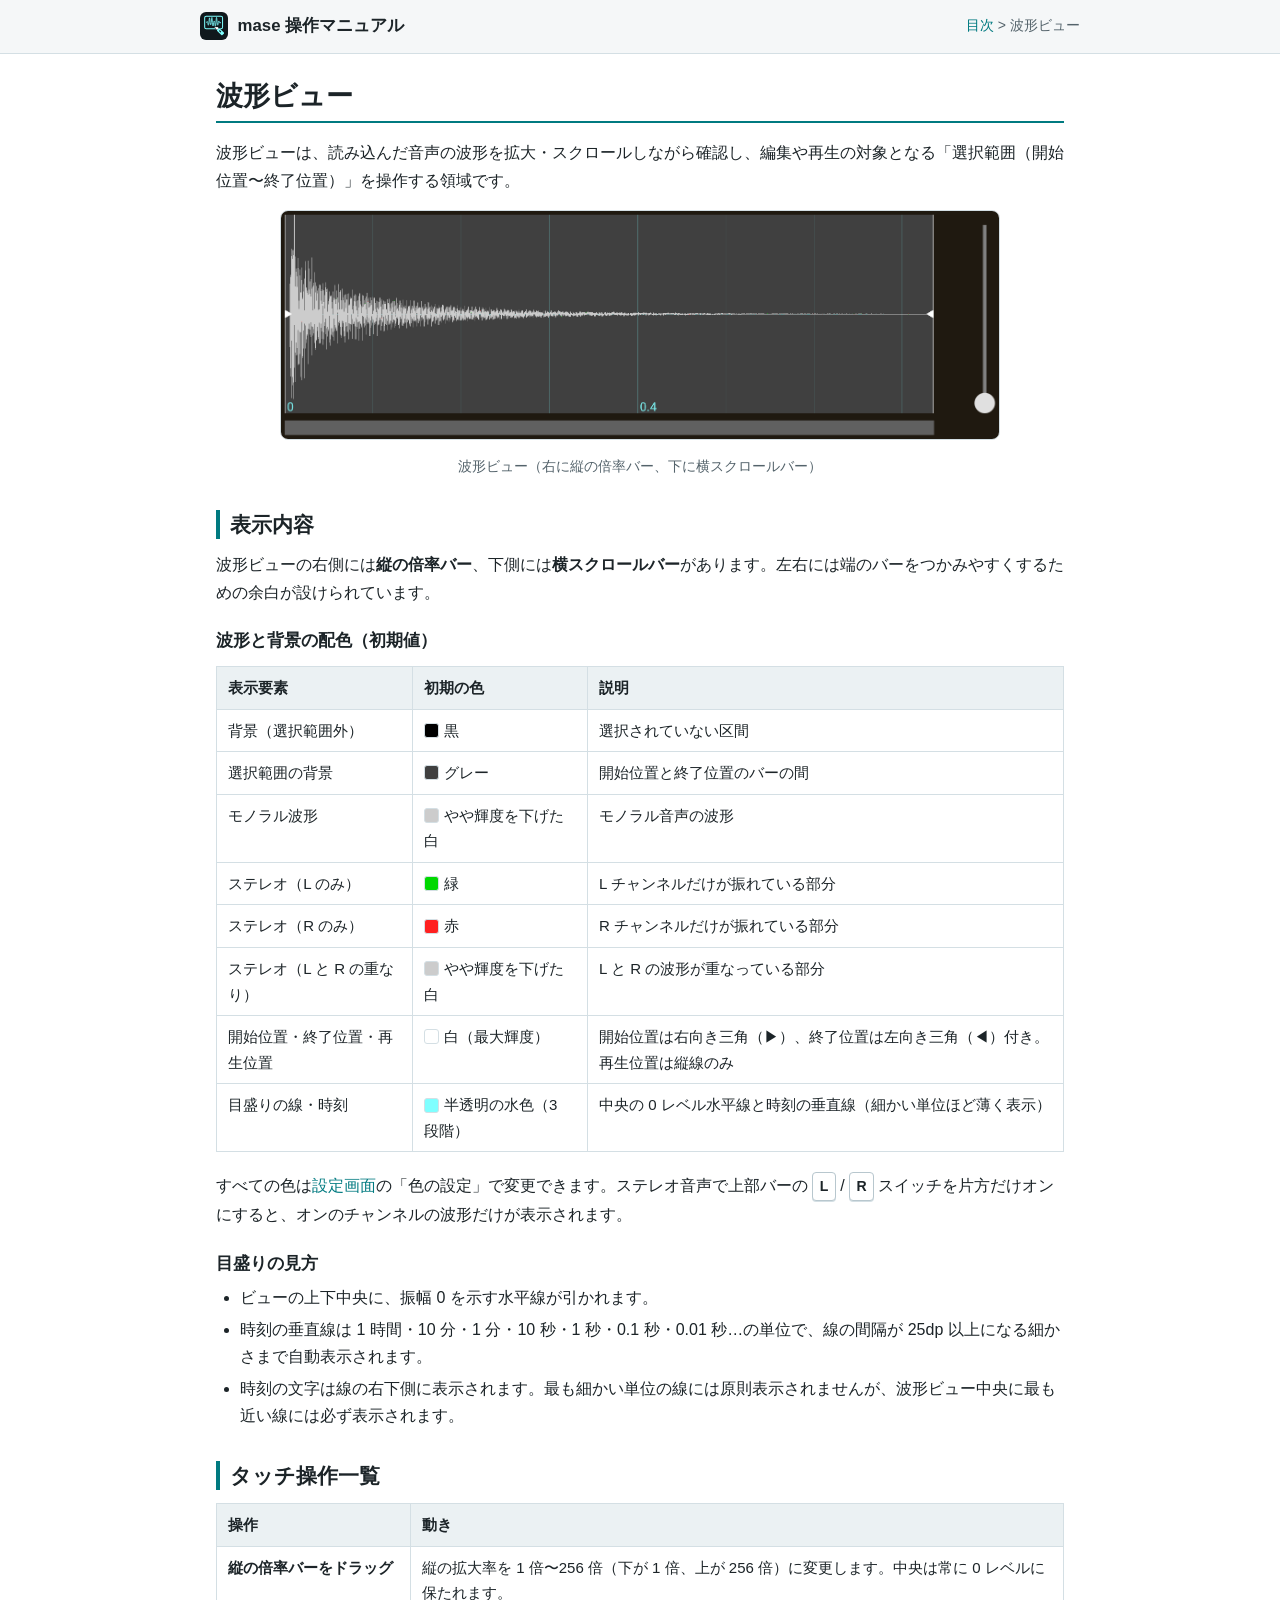
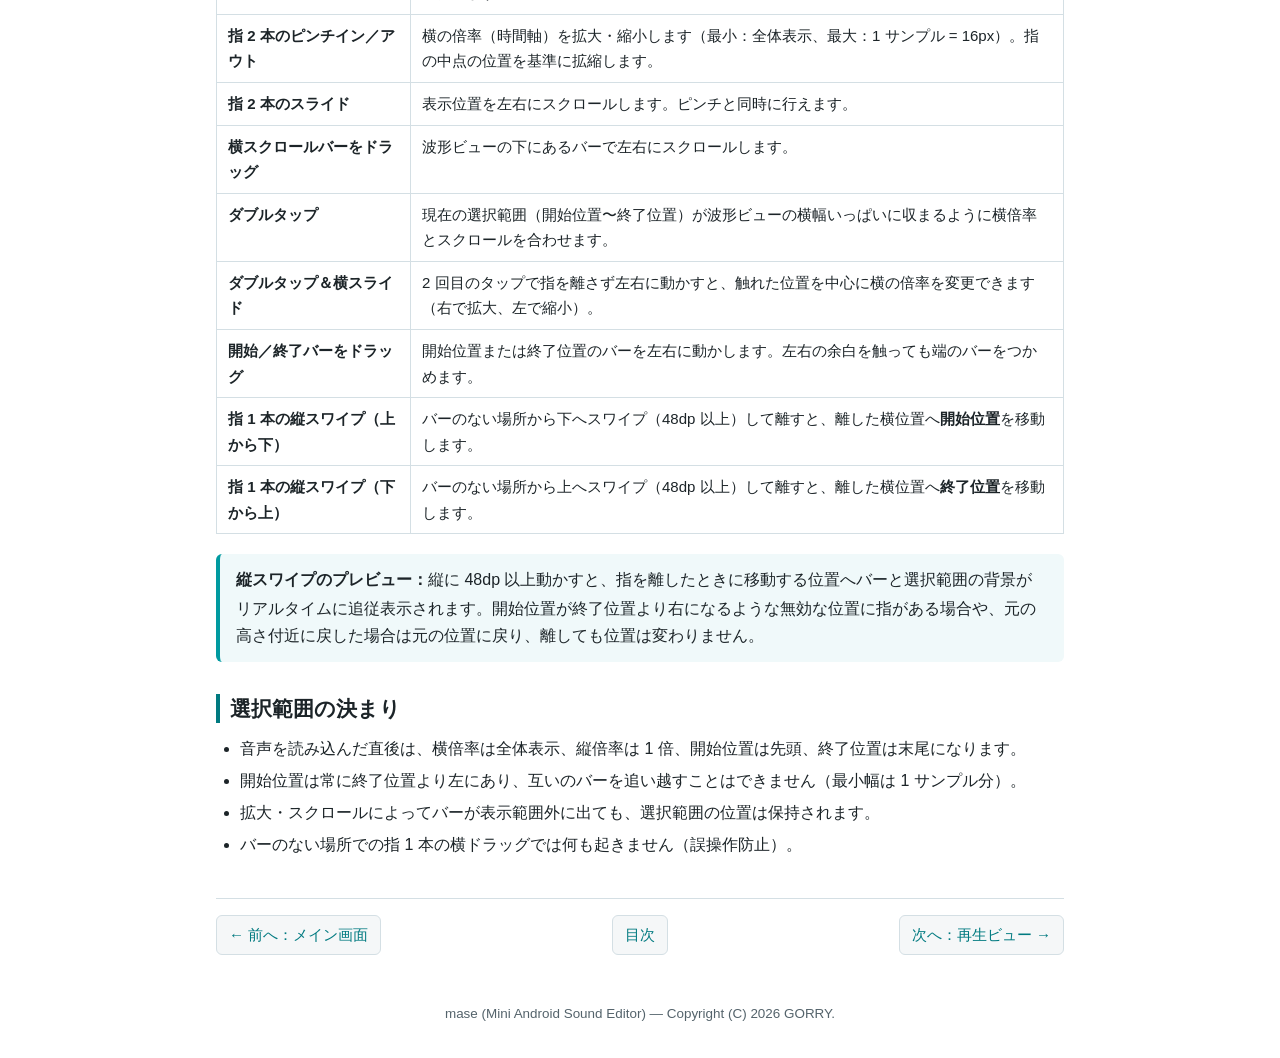
<file: help/view_wave.html>
<!DOCTYPE html>
<html lang="ja">
<head>
  <meta charset="UTF-8">
  <meta name="viewport" content="width=device-width, initial-scale=1.0">
  <title>波形ビュー - mase 操作マニュアル</title>
  <link rel="stylesheet" href="style.css">
</head>
<body>
  <header class="site-header">
    <div class="header-inner">
      <a class="site-brand" href="index.html">
        <img src="../pic/mase_icon.svg" alt="mase アイコン">
        <span>mase 操作マニュアル</span>
      </a>
      <span class="breadcrumb"><a href="index.html">目次</a> &gt; 波形ビュー</span>
    </div>
  </header>

  <main>
    <h1>波形ビュー</h1>
    <p>波形ビューは、読み込んだ音声の波形を拡大・スクロールしながら確認し、編集や再生の対象となる「選択範囲（開始位置〜終了位置）」を操作する領域です。</p>

    <figure class="figure">
      <img src="../pic/view_wave.png" alt="波形ビューの表示例" style="max-width: min(100%, 720px);">
      <figcaption>波形ビュー（右に縦の倍率バー、下に横スクロールバー）</figcaption>
    </figure>

    <h2>表示内容</h2>
    <p>波形ビューの右側には<strong>縦の倍率バー</strong>、下側には<strong>横スクロールバー</strong>があります。左右には端のバーをつかみやすくするための余白が設けられています。</p>

    <h3>波形と背景の配色（初期値）</h3>
    <div class="table-wrap">
      <table>
        <thead>
          <tr>
            <th>表示要素</th>
            <th>初期の色</th>
            <th>説明</th>
          </tr>
        </thead>
        <tbody>
          <tr>
            <td>背景（選択範囲外）</td>
            <td><span class="swatch" style="background:#000000;"></span>黒</td>
            <td>選択されていない区間</td>
          </tr>
          <tr>
            <td>選択範囲の背景</td>
            <td><span class="swatch" style="background:#404040;"></span>グレー</td>
            <td>開始位置と終了位置のバーの間</td>
          </tr>
          <tr>
            <td>モノラル波形</td>
            <td><span class="swatch" style="background:#cccccc;"></span>やや輝度を下げた白</td>
            <td>モノラル音声の波形</td>
          </tr>
          <tr>
            <td>ステレオ（L のみ）</td>
            <td><span class="swatch" style="background:#00d800;"></span>緑</td>
            <td>L チャンネルだけが振れている部分</td>
          </tr>
          <tr>
            <td>ステレオ（R のみ）</td>
            <td><span class="swatch" style="background:#ff2020;"></span>赤</td>
            <td>R チャンネルだけが振れている部分</td>
          </tr>
          <tr>
            <td>ステレオ（L と R の重なり）</td>
            <td><span class="swatch" style="background:#cccccc;"></span>やや輝度を下げた白</td>
            <td>L と R の波形が重なっている部分</td>
          </tr>
          <tr>
            <td>開始位置・終了位置・再生位置</td>
            <td><span class="swatch" style="background:#ffffff;"></span>白（最大輝度）</td>
            <td>開始位置は右向き三角（▶）、終了位置は左向き三角（◀）付き。再生位置は縦線のみ</td>
          </tr>
          <tr>
            <td>目盛りの線・時刻</td>
            <td><span class="swatch" style="background:#7fffff;"></span>半透明の水色（3 段階）</td>
            <td>中央の 0 レベル水平線と時刻の垂直線（細かい単位ほど薄く表示）</td>
          </tr>
        </tbody>
      </table>
    </div>
    <p>すべての色は<a href="setting.html">設定画面</a>の「色の設定」で変更できます。ステレオ音声で上部バーの <kbd>L</kbd> / <kbd>R</kbd> スイッチを片方だけオンにすると、オンのチャンネルの波形だけが表示されます。</p>

    <h3>目盛りの見方</h3>
    <ul>
      <li>ビューの上下中央に、振幅 0 を示す水平線が引かれます。</li>
      <li>時刻の垂直線は 1 時間・10 分・1 分・10 秒・1 秒・0.1 秒・0.01 秒…の単位で、線の間隔が 25dp 以上になる細かさまで自動表示されます。</li>
      <li>時刻の文字は線の右下側に表示されます。最も細かい単位の線には原則表示されませんが、波形ビュー中央に最も近い線には必ず表示されます。</li>
    </ul>

    <h2>タッチ操作一覧</h2>

    <div class="table-wrap">
      <table>
        <thead>
          <tr>
            <th>操作</th>
            <th>動き</th>
          </tr>
        </thead>
        <tbody>
          <tr>
            <td><strong>縦の倍率バーをドラッグ</strong></td>
            <td>縦の拡大率を 1 倍〜256 倍（下が 1 倍、上が 256 倍）に変更します。中央は常に 0 レベルに保たれます。</td>
          </tr>
          <tr>
            <td><strong>指 2 本のピンチイン／アウト</strong></td>
            <td>横の倍率（時間軸）を拡大・縮小します（最小：全体表示、最大：1 サンプル = 16px）。指の中点の位置を基準に拡縮します。</td>
          </tr>
          <tr>
            <td><strong>指 2 本のスライド</strong></td>
            <td>表示位置を左右にスクロールします。ピンチと同時に行えます。</td>
          </tr>
          <tr>
            <td><strong>横スクロールバーをドラッグ</strong></td>
            <td>波形ビューの下にあるバーで左右にスクロールします。</td>
          </tr>
          <tr>
            <td><strong>ダブルタップ</strong></td>
            <td>現在の選択範囲（開始位置〜終了位置）が波形ビューの横幅いっぱいに収まるように横倍率とスクロールを合わせます。</td>
          </tr>
          <tr>
            <td><strong>ダブルタップ＆横スライド</strong></td>
            <td>2 回目のタップで指を離さず左右に動かすと、触れた位置を中心に横の倍率を変更できます（右で拡大、左で縮小）。</td>
          </tr>
          <tr>
            <td><strong>開始／終了バーをドラッグ</strong></td>
            <td>開始位置または終了位置のバーを左右に動かします。左右の余白を触っても端のバーをつかめます。</td>
          </tr>
          <tr>
            <td><strong>指 1 本の縦スワイプ（上から下）</strong></td>
            <td>バーのない場所から下へスワイプ（48dp 以上）して離すと、離した横位置へ<strong>開始位置</strong>を移動します。</td>
          </tr>
          <tr>
            <td><strong>指 1 本の縦スワイプ（下から上）</strong></td>
            <td>バーのない場所から上へスワイプ（48dp 以上）して離すと、離した横位置へ<strong>終了位置</strong>を移動します。</td>
          </tr>
        </tbody>
      </table>
    </div>

    <div class="note">
      <strong>縦スワイプのプレビュー：</strong>縦に 48dp 以上動かすと、指を離したときに移動する位置へバーと選択範囲の背景がリアルタイムに追従表示されます。開始位置が終了位置より右になるような無効な位置に指がある場合や、元の高さ付近に戻した場合は元の位置に戻り、離しても位置は変わりません。
    </div>

    <h2>選択範囲の決まり</h2>
    <ul>
      <li>音声を読み込んだ直後は、横倍率は全体表示、縦倍率は 1 倍、開始位置は先頭、終了位置は末尾になります。</li>
      <li>開始位置は常に終了位置より左にあり、互いのバーを追い越すことはできません（最小幅は 1 サンプル分）。</li>
      <li>拡大・スクロールによってバーが表示範囲外に出ても、選択範囲の位置は保持されます。</li>
      <li>バーのない場所での指 1 本の横ドラッグでは何も起きません（誤操作防止）。</li>
    </ul>

    <nav class="page-nav" aria-label="ページ移動">
      <a href="mainscreen.html">&larr; 前へ：メイン画面</a>
      <a href="index.html">目次</a>
      <a href="view_play.html">次へ：再生ビュー &rarr;</a>
    </nav>
  </main>

  <footer class="site-footer">
    mase (Mini Android Sound Editor) &mdash; Copyright (C) 2026 GORRY.
  </footer>
</body>
</html>
</file>
<file: help/style.css>
:root {
  --bg: #ffffff;
  --surface: #f5f7f8;
  --surface-alt: #ebf1f3;
  --text: #1c2428;
  --text-muted: #54636b;
  --border: #d4dfe4;
  --accent: #007a80;
  --accent-bg: #e3f7f8;
  --key-color: #7fffff;
  --code-bg: #edf2f4;
  --note-bg: #f0f9fa;
  --note-border: #009aa0;
  --warn-bg: #fff8e6;
  --warn-border: #d99b00;
  --kbd-bg: #ffffff;
  --kbd-border: #b8c7ce;
}

@media (prefers-color-scheme: dark) {
  :root {
    --bg: #10181c;
    --surface: #182328;
    --surface-alt: #202f36;
    --text: #e6eff2;
    --text-muted: #9eb1ba;
    --border: #2c3e47;
    --accent: #7fffff;
    --accent-bg: #163438;
    --key-color: #7fffff;
    --code-bg: #1e2c33;
    --note-bg: #142b2e;
    --note-border: #4cd4d4;
    --warn-bg: #2c2411;
    --warn-border: #e0b030;
    --kbd-bg: #202f36;
    --kbd-border: #455c68;
  }
}

* {
  box-sizing: border-box;
}

html {
  font-size: 16px;
  line-height: 1.7;
  background-color: var(--bg);
  color: var(--text);
}

body {
  margin: 0;
  padding: 0;
  font-family: -apple-system, BlinkMacSystemFont, "Segoe UI", "Hiragino Kaku Gothic ProN", "Yu Gothic UI", "Meiryo", sans-serif;
}

a {
  color: var(--accent);
  text-decoration: none;
}

a:hover,
a:focus {
  text-decoration: underline;
}

header.site-header {
  background-color: var(--surface);
  border-bottom: 1px solid var(--border);
  padding: 0.75rem 1rem;
}

.header-inner {
  max-width: 880px;
  margin: 0 auto;
  display: flex;
  align-items: center;
  justify-content: space-between;
  gap: 0.75rem;
  flex-wrap: wrap;
}

.site-brand {
  display: flex;
  align-items: center;
  gap: 0.6rem;
  font-weight: 700;
  font-size: 1.05rem;
  color: var(--text);
}

.site-brand img {
  width: 28px;
  height: 28px;
  border-radius: 6px;
}

.breadcrumb {
  font-size: 0.88rem;
  color: var(--text-muted);
}

main {
  max-width: 880px;
  margin: 0 auto;
  padding: 1.5rem 1rem 3rem;
}

h1 {
  font-size: 1.7rem;
  line-height: 1.35;
  margin: 0 0 1rem;
  padding-bottom: 0.45rem;
  border-bottom: 2px solid var(--accent);
}

h2 {
  font-size: 1.3rem;
  line-height: 1.4;
  margin: 2rem 0 0.75rem;
  padding-left: 0.6rem;
  border-left: 4px solid var(--accent);
}

h3 {
  font-size: 1.08rem;
  line-height: 1.45;
  margin: 1.4rem 0 0.5rem;
}

p {
  margin: 0.6rem 0;
}

ul,
ol {
  margin: 0.5rem 0 0.9rem;
  padding-left: 1.5rem;
}

li {
  margin: 0.3rem 0;
}

code {
  font-family: ui-monospace, SFMono-Regular, Menlo, Consolas, monospace;
  font-size: 0.9em;
  background-color: var(--code-bg);
  padding: 0.12em 0.35em;
  border-radius: 4px;
}

pre {
  background-color: var(--surface);
  border: 1px solid var(--border);
  border-radius: 6px;
  padding: 0.85rem 1rem;
  overflow-x: auto;
  font-family: ui-monospace, SFMono-Regular, Menlo, Consolas, monospace;
  font-size: 0.88rem;
  line-height: 1.5;
  margin: 0.8rem 0 1rem;
}

kbd {
  display: inline-block;
  padding: 0.1em 0.45em;
  font-family: inherit;
  font-size: 0.88em;
  font-weight: 600;
  background-color: var(--kbd-bg);
  border: 1px solid var(--kbd-border);
  border-radius: 4px;
  box-shadow: 0 1px 0 var(--border);
}

.table-wrap {
  overflow-x: auto;
  margin: 0.8rem 0 1.2rem;
}

table {
  width: 100%;
  border-collapse: collapse;
  font-size: 0.94rem;
}

th,
td {
  border: 1px solid var(--border);
  padding: 0.5rem 0.7rem;
  text-align: left;
  vertical-align: top;
}

th {
  background-color: var(--surface-alt);
  font-weight: 600;
  white-space: nowrap;
}

.note,
.warn {
  border-radius: 6px;
  padding: 0.75rem 1rem;
  margin: 1rem 0;
  border-left: 4px solid;
}

.note {
  background-color: var(--note-bg);
  border-left-color: var(--note-border);
}

.warn {
  background-color: var(--warn-bg);
  border-left-color: var(--warn-border);
}

.note strong,
.warn strong {
  display: inline-block;
  margin-bottom: 0.15rem;
}

.hero {
  display: flex;
  align-items: center;
  gap: 1.25rem;
  background-color: var(--surface);
  border: 1px solid var(--border);
  border-radius: 10px;
  padding: 1.1rem 1.25rem;
  margin-bottom: 1.5rem;
  flex-wrap: wrap;
}

.hero img {
  width: 72px;
  height: 72px;
  border-radius: 14px;
  flex-shrink: 0;
}

.hero-text {
  flex: 1 1 240px;
}

.hero-text h1 {
  border-bottom: none;
  padding-bottom: 0;
  margin: 0 0 0.35rem;
  font-size: 1.55rem;
}

.hero-text p {
  margin: 0;
  color: var(--text-muted);
}

.toc-grid {
  display: grid;
  grid-template-columns: repeat(auto-fit, minmax(260px, 1fr));
  gap: 0.9rem;
  margin: 1rem 0 1.5rem;
}

.toc-card {
  background-color: var(--surface);
  border: 1px solid var(--border);
  border-radius: 8px;
  padding: 0.9rem 1rem;
}

.toc-card h2 {
  font-size: 1.08rem;
  margin: 0 0 0.5rem;
  padding-left: 0.5rem;
}

.toc-card ul {
  margin: 0;
  padding-left: 1.2rem;
}

.toc-card li {
  margin: 0.35rem 0;
}

.toc-desc {
  display: block;
  font-size: 0.85rem;
  color: var(--text-muted);
}

.figure {
  text-align: center;
  margin: 1rem 0 1.3rem;
}

.figure img {
  max-width: 100%;
  height: auto;
  border: 1px solid var(--border);
  border-radius: 8px;
}

.figure figcaption {
  font-size: 0.86rem;
  color: var(--text-muted);
  margin-top: 0.4rem;
}

.figure-row {
  display: flex;
  flex-wrap: wrap;
  justify-content: center;
  align-items: flex-start;
  gap: 1rem;
  margin: 1rem 0 1.3rem;
}

.figure-row .figure {
  margin: 0;
  flex: 0 1 360px;
  /* 画面が狭いときに、中の画像の大きさで、はみ出さないようにする */
  min-width: 0;
}

.figure-row.cols-3 .figure {
  flex: 0 1 260px;
}

details.figure-details {
  margin: 1rem 0 1.3rem;
  padding: 0.6rem 0.9rem;
  background-color: var(--surface);
  border: 1px solid var(--border);
  border-radius: 8px;
}

details.figure-details summary {
  cursor: pointer;
  font-weight: 600;
  color: var(--accent);
}

.swatch {
  display: inline-block;
  width: 1em;
  height: 1em;
  border-radius: 3px;
  border: 1px solid var(--border);
  vertical-align: -0.15em;
  margin-right: 0.35em;
}

.page-nav {
  margin-top: 2.5rem;
  padding-top: 1rem;
  border-top: 1px solid var(--border);
  display: flex;
  justify-content: space-between;
  align-items: center;
  gap: 0.75rem;
  flex-wrap: wrap;
  font-size: 0.94rem;
}

.page-nav a {
  display: inline-block;
  padding: 0.4rem 0.75rem;
  background-color: var(--surface);
  border: 1px solid var(--border);
  border-radius: 6px;
}

.page-nav a:hover {
  background-color: var(--accent-bg);
  text-decoration: none;
}

footer.site-footer {
  max-width: 880px;
  margin: 0 auto;
  padding: 0 1rem 2rem;
  font-size: 0.84rem;
  color: var(--text-muted);
  text-align: center;
}
</file>
